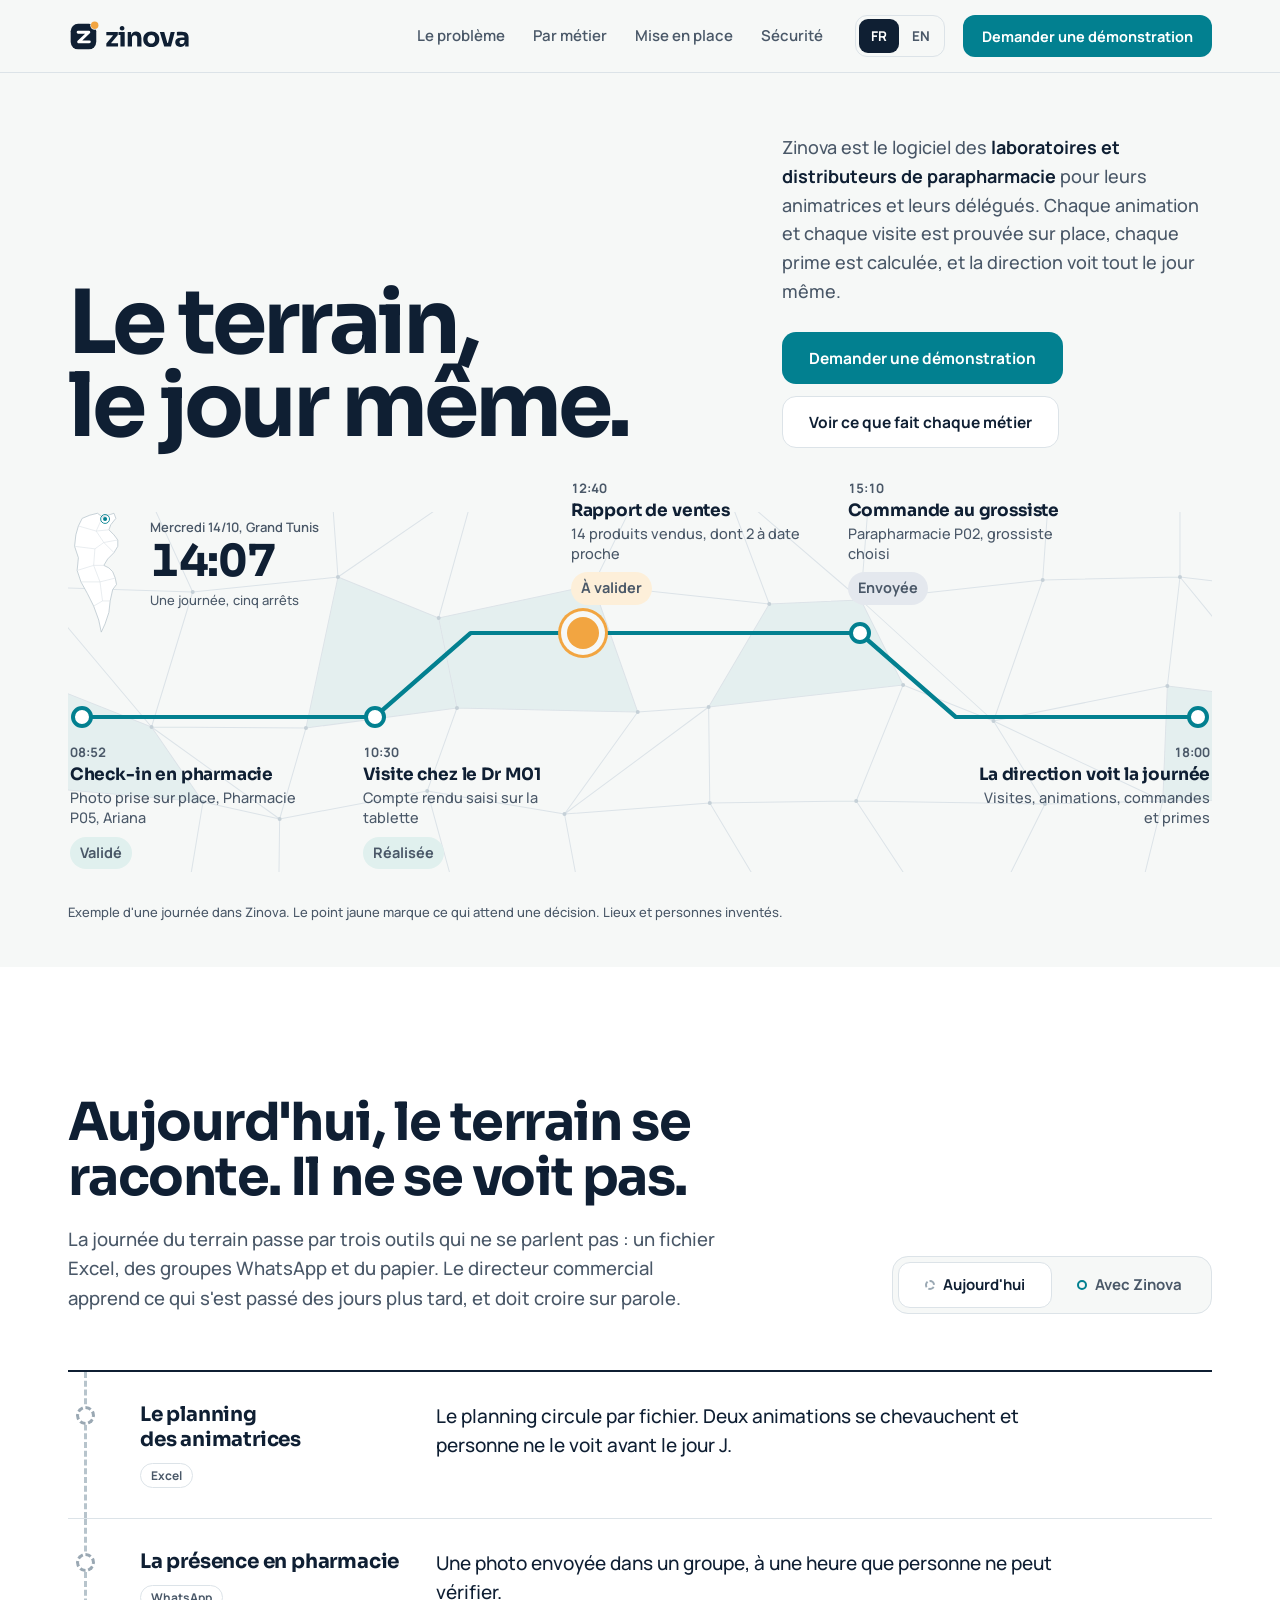
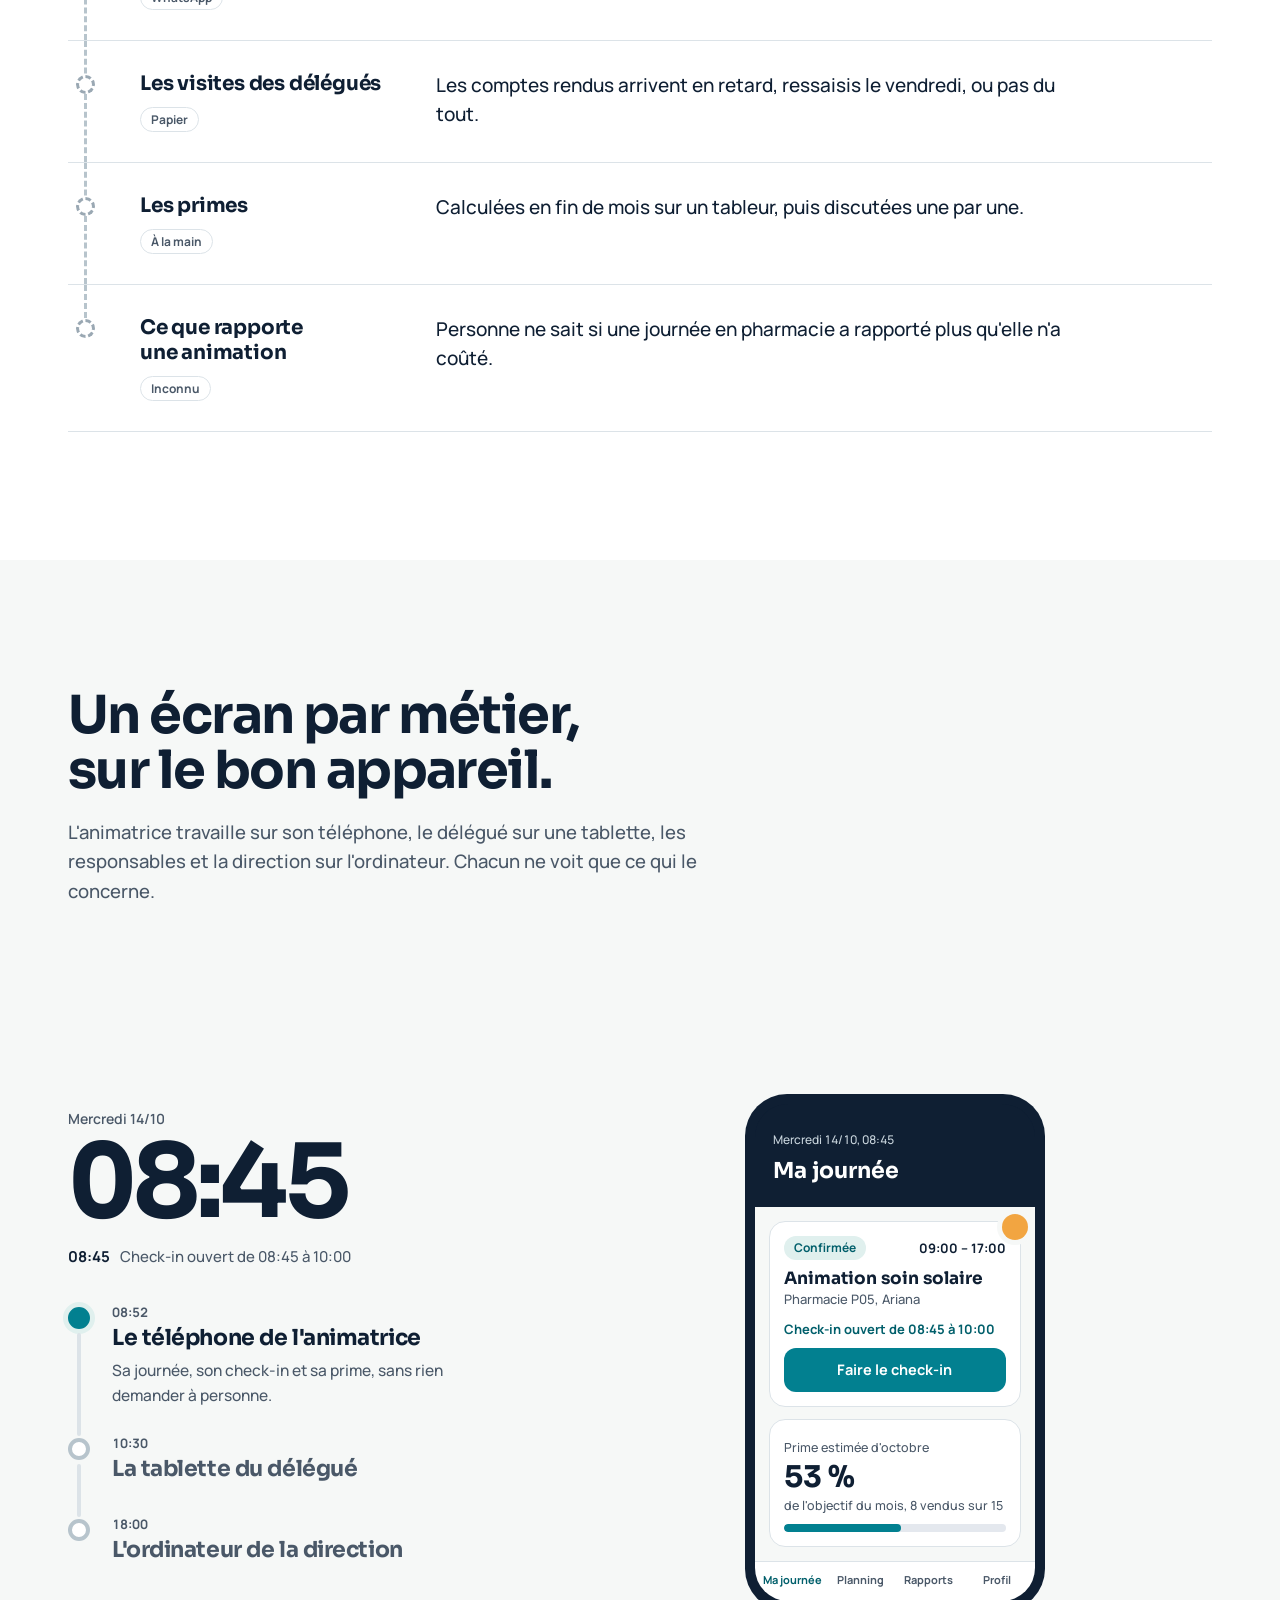
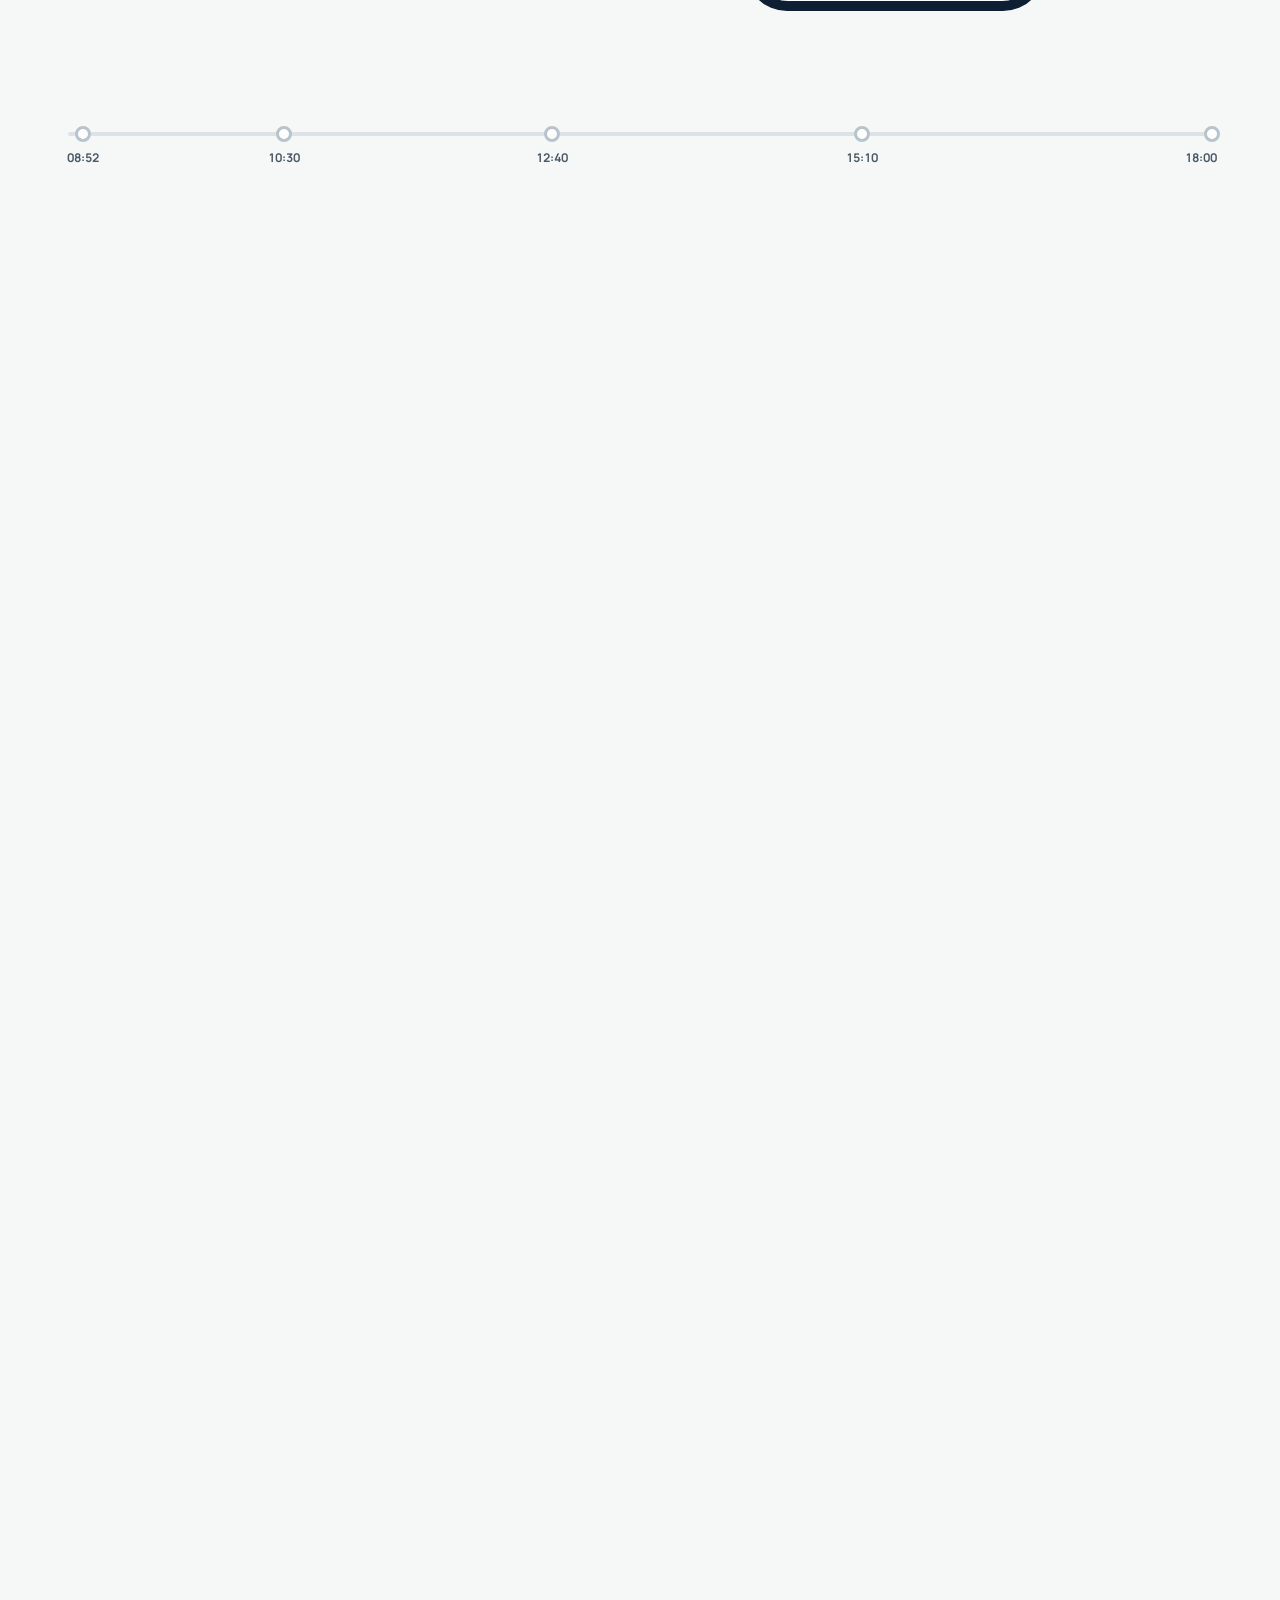
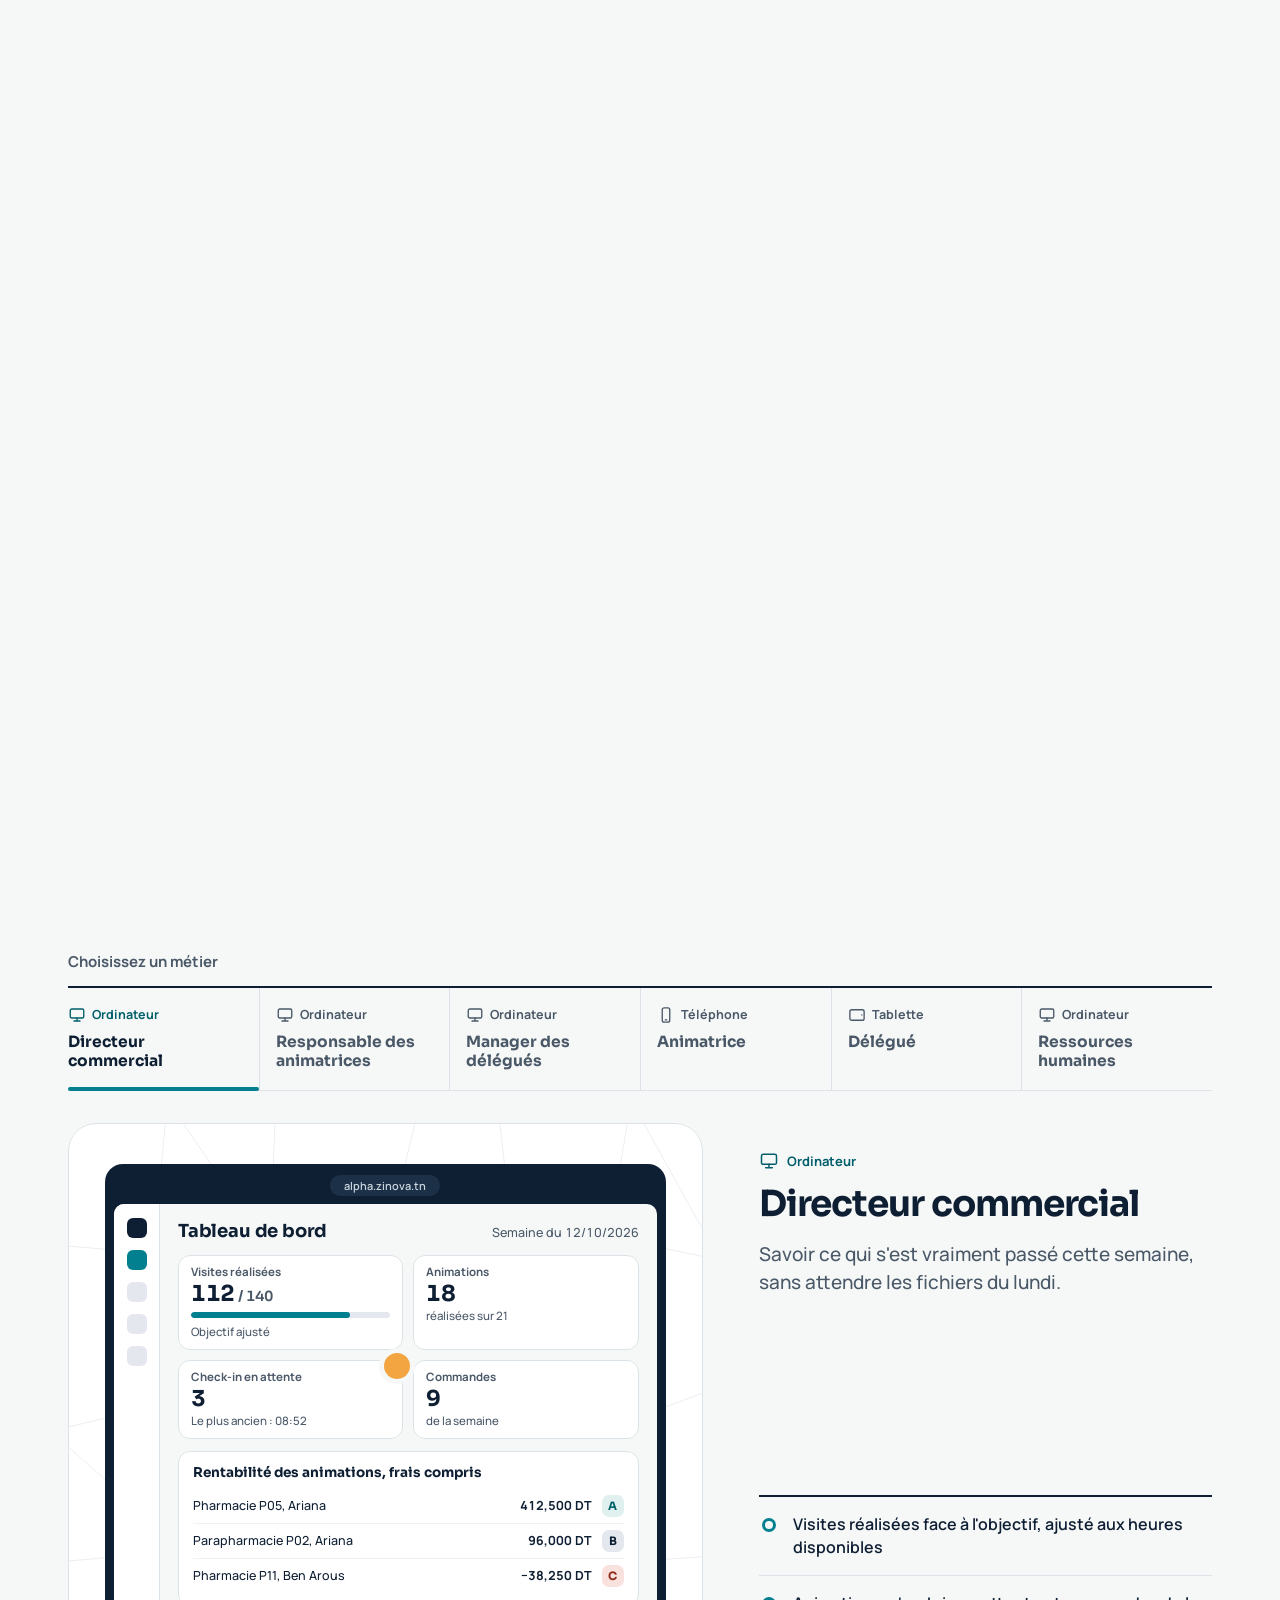
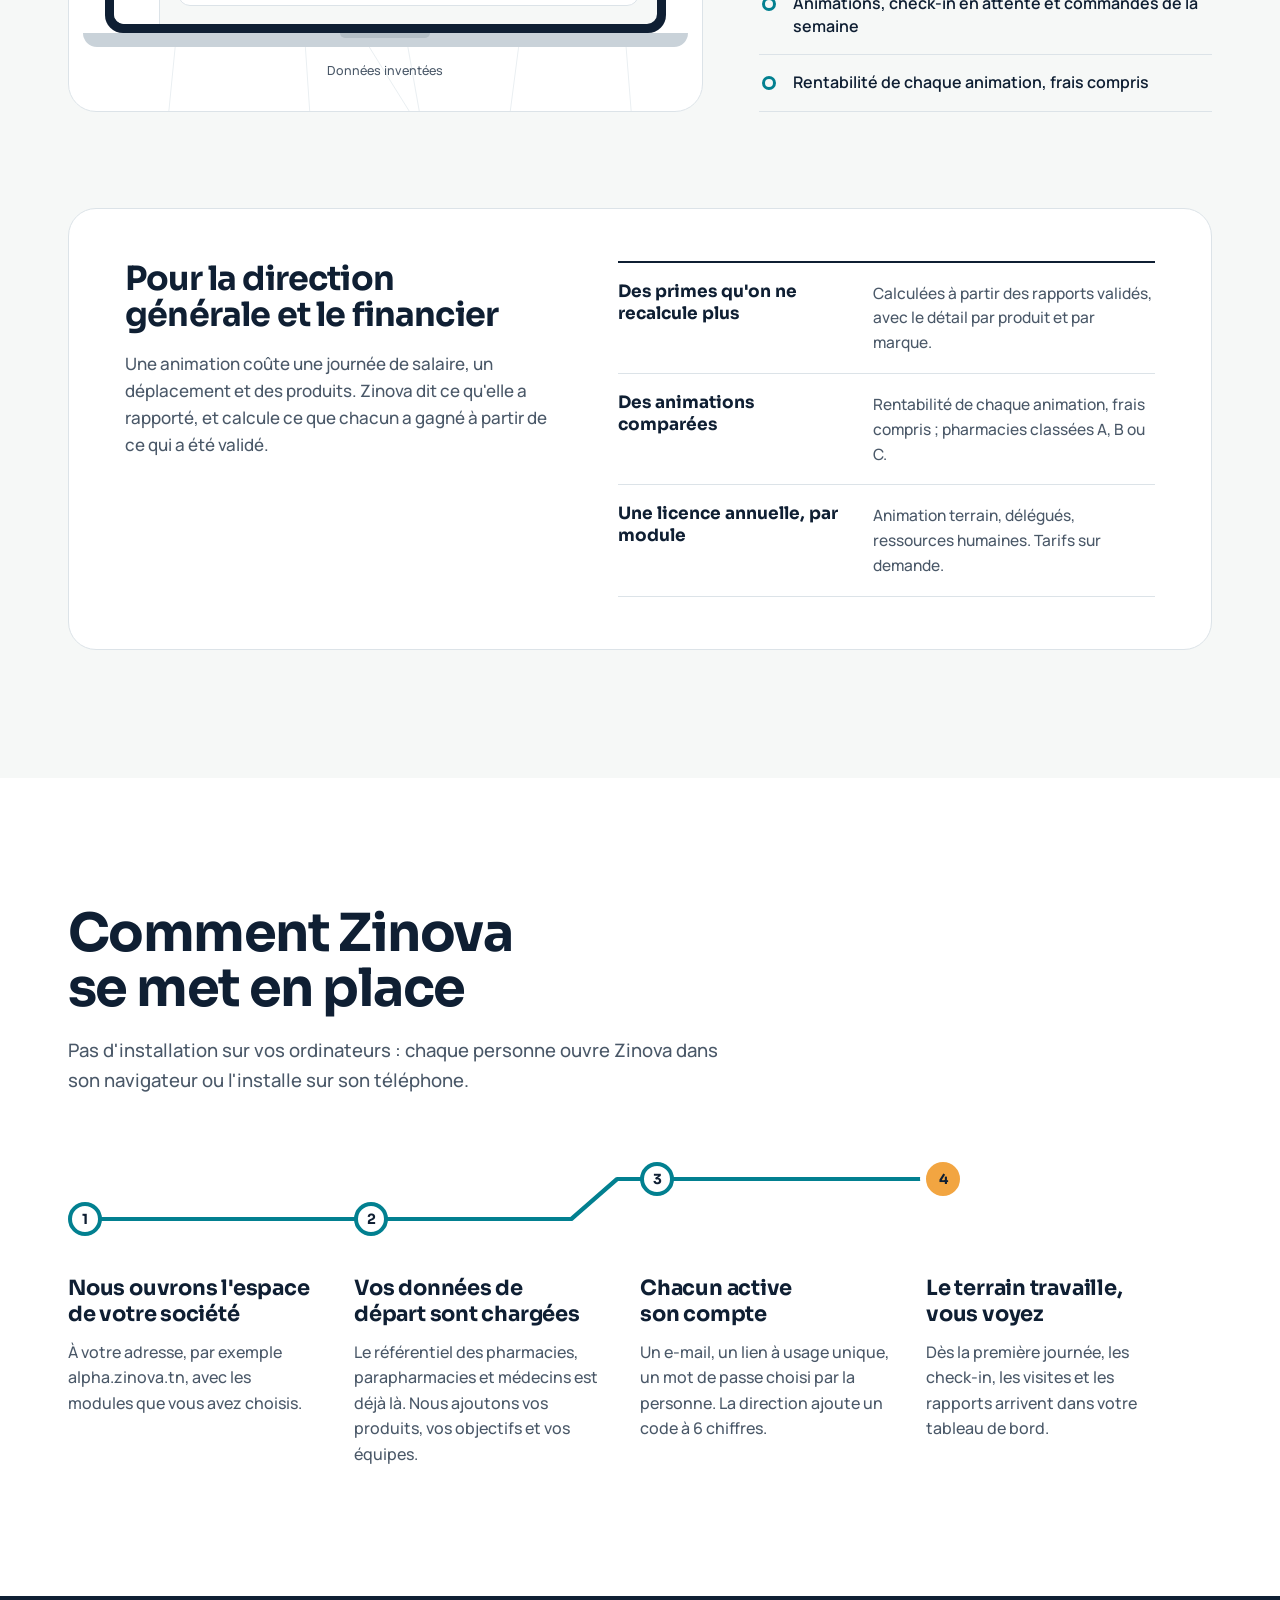
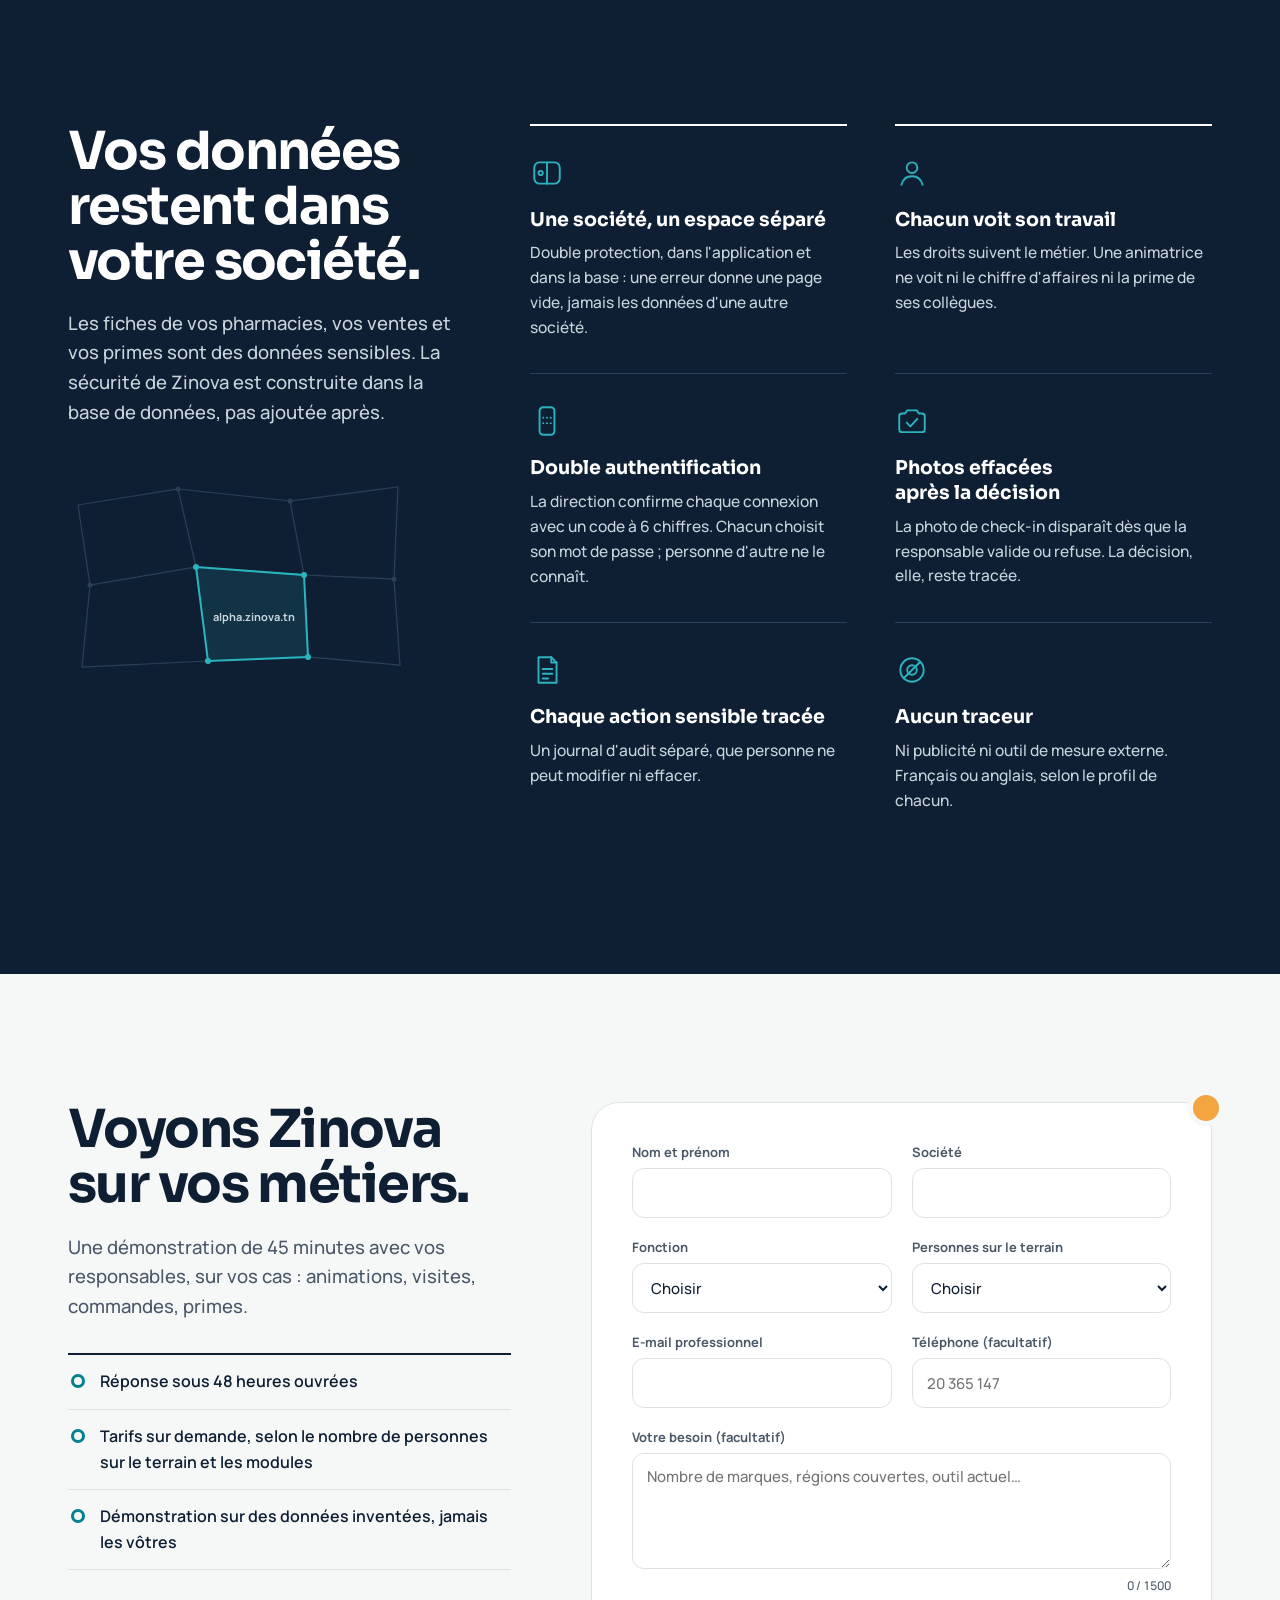
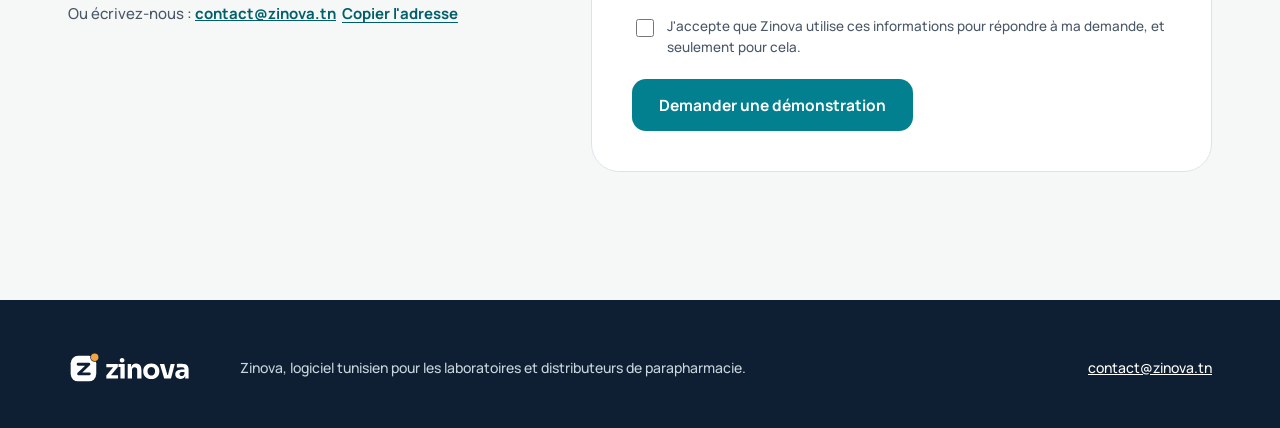
<file: index.html>
<!doctype html>
<html lang="fr">
<head>
<meta charset="utf-8">
<meta name="viewport" content="width=device-width, initial-scale=1">
<title>Zinova, le terrain le jour même</title>
<meta name="description" content="Zinova, le logiciel des laboratoires et distributeurs de parapharmacie en Tunisie pour leurs animatrices et leurs délégués : planning, check-in, visites, commandes, primes, rentabilité.">
<meta name="robots" content="noindex, nofollow">
<link rel="alternate" hreflang="fr" href="https://zinova.tn/">
<link rel="alternate" hreflang="en" href="https://zinova.tn/en/">
<link rel="alternate" hreflang="x-default" href="https://zinova.tn/">
<link rel="icon" href="data:image/svg+xml,%3Csvg xmlns='http://www.w3.org/2000/svg' viewBox='0 0 32 32'%3E%3Crect width='32' height='32' rx='7' fill='%230F1E33'/%3E%3Ctext x='16' y='23' font-family='Arial' font-weight='700' font-size='20' fill='%23fff' text-anchor='middle'%3Ez%3C/text%3E%3Ccircle cx='25' cy='8' r='3.5' fill='%23EF9F3A'/%3E%3C/svg%3E">
<link rel="preload" href="fonts/sora-latin-700-normal.woff2" as="font" type="font/woff2" crossorigin>
<script>document.documentElement.className='js'+(window.matchMedia&&matchMedia('(prefers-reduced-motion: no-preference)').matches?' anim':'');</script>
<link rel="stylesheet" href="site.css">
<style>:root{--txt-avec:"Avec Zinova"}</style>
</head>
<body>
<a class="evitement" href="#principal">Aller au contenu</a>

<header class="entete-site" id="entete">
  <div class="cadre">
    <a href="#accueil" aria-label="Zinova, accueil"><svg xmlns="http://www.w3.org/2000/svg" class="logo" viewBox="0 0 465 120" role="img" aria-label="Zinova"><title>Zinova</title><defs><mask id="zn-gap-1"><rect width="120" height="120" fill="#fff"/><circle cx="100" cy="20" r="16.5" fill="#000"/></mask></defs><g mask="url(#zn-gap-1)"><rect x="10" y="14" width="96" height="96" rx="28" fill="#0F1F33"/><path d="M38 46 H78 L40 82 H80" fill="none" stroke="#FFFFFF" stroke-width="11" stroke-linecap="round" stroke-linejoin="round"/></g><circle cx="100" cy="20" r="14" fill="#F2A541"/><path d="M187.70 99.50L143.70 99.50L143.70 88.30L168.70 58.30L167.70 57L143.80 57L143.80 44.70L186.90 44.70L186.90 55.90L161.80 86L162.80 87.20L187.70 87.20L187.70 99.50ZM212.60 99.50L196.60 99.50L196.60 56.50L189.30 56.50L189.30 44.70L212.60 44.70L212.60 99.50ZM202.80 39.30L202.80 39.30Q198.30 39.30 196.15 36.95Q194 34.60 194 31L194 31Q194 27.30 196.15 24.95Q198.30 22.60 202.80 22.60Q207.30 22.60 209.45 24.95Q211.60 27.30 211.60 31L211.60 31Q211.60 34.60 209.45 36.95Q207.30 39.30 202.80 39.30ZM239.90 99.50L223.90 99.50L223.90 44.70L236.60 44.70L236.60 58.50Q237.10 56.20 237.90 54.20L237.90 54.20Q240 48.60 244.40 45.80Q248.80 43 255.10 43L255.10 43L255.80 43Q265.40 43 270.45 49.25Q275.50 55.50 275.50 68.20L275.50 68.20L275.50 99.50L259.50 99.50L259.50 67.30Q259.50 62.90 256.90 60.10Q254.30 57.30 249.90 57.30L249.90 57.30Q245.40 57.30 242.65 60.15Q239.90 63 239.90 67.60L239.90 67.60L239.90 99.50ZM312.30 101.40L312.30 101.40Q305.10 101.40 299.50 99.15Q293.90 96.90 290.05 93Q286.20 89.10 284.20 84.05Q282.20 79 282.20 73.40L282.20 73.40L282.20 71.10Q282.20 65.40 284.25 60.25Q286.30 55.10 290.25 51.20Q294.20 47.30 299.80 45.05Q305.40 42.80 312.30 42.80L312.30 42.80Q319.40 42.80 324.95 45.05Q330.50 47.30 334.40 51.20Q338.30 55.10 340.40 60.25Q342.50 65.40 342.50 71.10L342.50 71.10L342.50 73.40Q342.50 79 340.50 84.05Q338.50 89.10 334.65 93Q330.80 96.90 325.20 99.15Q319.60 101.40 312.30 101.40ZM312.30 87.90L312.30 87.90Q317 87.90 320.10 85.90Q323.20 83.90 324.85 80.30Q326.50 76.70 326.50 72.30L326.50 72.30Q326.50 67.60 324.80 64.05Q323.10 60.50 319.95 58.40Q316.80 56.30 312.30 56.30L312.30 56.30Q307.90 56.30 304.70 58.40Q301.50 60.50 299.85 64.05Q298.20 67.60 298.20 72.30L298.20 72.30Q298.20 76.70 299.80 80.30Q301.40 83.90 304.60 85.90Q307.80 87.90 312.30 87.90ZM386.20 99.50L360.80 99.50L344.40 44.70L360.90 44.70L372.60 86.20L374.90 86.20L385.00 44.70L400.40 44.70L386.20 99.50ZM452.20 99.50L439.50 99.50L439.50 89Q438.80 91.10 437.90 92.80L437.90 92.80Q435.60 96.70 431.65 98.80Q427.70 100.90 422 100.90L422 100.90Q416.10 100.90 411.65 98.80Q407.20 96.70 404.70 92.75Q402.20 88.80 402.20 83.30L402.20 83.30Q402.20 77.30 405.30 73.45Q408.40 69.60 414 67.75Q419.60 65.90 426.90 65.90L426.90 65.90L436.80 65.90L436.80 65.70Q436.80 61.50 434.80 59.40Q432.80 57.30 428.40 57.30L428.40 57.30Q426.20 57.30 422.60 57.40Q419 57.50 415.20 57.70Q411.40 57.90 408.30 58.10L408.30 58.10L408.30 44.60Q410.60 44.40 413.70 44.20Q416.80 44 420.10 43.90Q423.40 43.80 426.30 43.80L426.30 43.80Q434.70 43.80 440.45 46.20Q446.20 48.60 449.20 53.45Q452.20 58.30 452.20 65.90L452.20 65.90L452.20 99.50ZM436.80 79.20L436.80 74.80L426.80 74.80Q422.60 74.80 420.35 76.85Q418.10 78.90 418.10 82.40L418.10 82.40Q418.10 85.70 420.35 87.75Q422.60 89.80 426.80 89.80L426.80 89.80Q429.50 89.80 431.65 88.85Q433.80 87.90 435.20 85.60Q436.60 83.30 436.80 79.20L436.80 79.20Z" fill="#0F1F33"/></svg></a>
    <nav class="nav" aria-label="Navigation principale">
      <a href="#probleme">Le problème</a>
      <a href="#metiers">Par métier</a>
      <a href="#mise-en-place">Mise en place</a>
      <a href="#securite">Sécurité</a>
    </nav>
    <div class="actions">
      <nav class="langues" aria-label="Langue"><span lang="fr" aria-current="true">FR</span><a href="en/" lang="en" hreflang="en" title="English version" aria-label="English">EN</a></nav>
      <a class="btn btn-principal" href="#contact">Demander<span class="long">&nbsp;une démonstration</span></a>
    </div>
  </div>
</header>

<main id="principal">
<section class="heros" id="accueil" aria-labelledby="titre-heros">
  <div class="cadre">
    <div class="heros-haut">
      <h1 id="titre-heros"><span class="l">Le terrain,</span> <span class="l">le jour&nbsp;même.</span></h1>
      <div>
        <p class="chapo">Zinova est le logiciel des <b>laboratoires et distributeurs de parapharmacie</b> pour leurs animatrices et leurs délégués. Chaque animation et chaque visite est prouvée sur place, chaque prime est calculée, et la direction voit tout le jour même.</p>
        <div class="boutons">
          <a class="btn btn-principal" href="#contact">Demander une démonstration</a>
          <a class="btn btn-second" href="#metiers">Voir ce que fait chaque métier</a>
        </div>
      </div>
    </div>

    <div class="scene-tournee">
      <svg class="maillage" viewBox="0 0 1000 360" preserveAspectRatio="none" aria-hidden="true">
        <path class="cellule" style="--d:.3s" d="M-30 168 L73 215 L118 290 L-30 275Z"/>
        <path class="cellule" style="--d:1.28s" d="M236 65 L324 106 L340 196 L208 216Z"/>
        <path class="cellule" style="--d:2.1s" d="M324 106 L459 73 L498 200 L340 196Z"/>
        <path class="cellule" style="--d:3.03s" d="M613 92 L693 88 L730 173 L560 195Z"/>
        <path class="cellule" style="--d:4.3s" d="M961 174 L1060 188 L1060 287 L957 289Z"/>
        <path class="bords" d="M-30 -30L65 -30 M65 -30L230 -30 M230 -30L357 -30 M357 -30L503 -30 M503 -30L573 -30 M573 -30L701 -30 M701 -30L858 -30 M858 -30L972 -30 M972 -30L1060 -30 M-30 75L109 80 M109 80L236 65 M236 65L324 106 M324 106L459 73 M459 73L613 92 M613 92L693 88 M693 88L852 68 M852 68L972 65 M972 65L1060 77 M-30 168L73 215 M73 215L208 216 M208 216L340 196 M340 196L498 200 M498 200L560 195 M560 195L730 173 M730 173L809 209 M809 209L961 174 M961 174L1060 188 M-30 275L118 290 M118 290L185 307 M185 307L314 279 M314 279L434 302 M434 302L561 291 M561 291L689 289 M689 289L854 292 M854 292L957 289 M957 289L1060 287 M-30 400L102 400 M102 400L184 400 M184 400L343 400 M343 400L450 400 M450 400L618 400 M618 400L753 400 M753 400L807 400 M807 400L933 400 M933 400L1060 400 M-30 -30L-30 75 M65 -30L109 80 M230 -30L236 65 M357 -30L324 106 M503 -30L459 73 M573 -30L613 92 M701 -30L693 88 M858 -30L852 68 M972 -30L972 65 M1060 -30L1060 77 M-30 75L-30 168 M109 80L73 215 M236 65L208 216 M324 106L340 196 M459 73L498 200 M613 92L560 195 M693 88L730 173 M852 68L809 209 M972 65L961 174 M1060 77L1060 188 M-30 168L-30 275 M73 215L118 290 M208 216L185 307 M340 196L314 279 M498 200L434 302 M560 195L561 291 M730 173L689 289 M809 209L854 292 M961 174L957 289 M1060 188L1060 287 M-30 275L-30 400 M118 290L102 400 M185 307L184 400 M314 279L343 400 M434 302L450 400 M561 291L618 400 M689 289L753 400 M854 292L807 400 M957 289L933 400 M1060 287L1060 400 M-30 75L73 215 M357 -30L236 65 M560 195L434 302 M693 88L809 209 M809 209L957 289 M73 215L185 307 M573 -30L693 88 M972 65L1060 188"/>
        <path class="sommets" d="M109 80h0 M236 65h0 M324 106h0 M459 73h0 M613 92h0 M693 88h0 M852 68h0 M972 65h0 M73 215h0 M208 216h0 M340 196h0 M498 200h0 M560 195h0 M730 173h0 M809 209h0 M961 174h0 M118 290h0 M185 307h0 M314 279h0 M434 302h0 M561 291h0 M689 289h0 M854 292h0 M957 289h0"/>
      </svg>
      <div class="repere" aria-hidden="true">
        <svg viewBox="0 0 100 192">
          <path class="pays" d="M22 10 L34 5 L46 2 L54 8 L60 6 L66 4 L72 2 L75 10 L67 20 L64 28 L72 36 L78 44 L78 54 L72 64 L62 74 L56 84 L64 88 L70 94 L74 104 L76 114 L70 122 L66 140 L64 158 L58 176 L52 189 L48 170 L40 148 L30 128 L20 110 L14 92 L16 72 L10 54 L12 36 L16 22Z"/>
          <path class="int" d="M54 8 L44 30 L16 22 M44 30 L64 28 M44 30 L56 48 L78 44 M56 48 L42 58 L10 54 M42 58 L40 84 L14 92 M40 84 L56 84 M56 48 L72 64 M40 84 L50 110 L20 110 M50 110 L74 104 M50 110 L54 140 L40 148 M54 140 L66 140"/>
          <circle class="ici-anneau" cx="58" cy="11" r="7"/>
          <circle class="ici" cx="58" cy="11" r="3.2"/>
        </svg>
        <div class="horloge">
          <small>Mercredi 14/10, Grand Tunis</small>
          <strong id="horloge-heros">18:00</strong>
          <span>Une journée, cinq arrêts</span>
        </div>
      </div>
      <svg class="trace" viewBox="0 0 1000 360" preserveAspectRatio="none" aria-hidden="true"><path pathLength="1" d="M12 205 H268 L352 121 H692 L776 205 H988"/></svg>
      <ol class="arrets" aria-label="Exemple d'une journée dans Zinova">
        <li class="arret bas" style="left:1.2%;top:205px;--d:.4s"><i class="point"></i><div class="texte"><time>08:52</time><b>Check-in en pharmacie</b><span>Photo prise sur place, Pharmacie P05, Ariana</span><span class="pastille p-ok">Validé</span></div></li>
        <li class="arret bas" style="left:26.8%;top:205px;--d:1.38s"><i class="point"></i><div class="texte"><time>10:30</time><b>Visite chez le Dr M01</b><span>Compte rendu saisi sur la tablette</span><span class="pastille p-ok">Réalisée</span></div></li>
        <li class="arret haut maintenant" style="left:45%;top:121px;--d:2.21s"><i class="point"></i><div class="texte"><time>12:40</time><b>Rapport de ventes</b><span>14 produits vendus, dont 2 à date proche</span><span class="pastille p-att">À valider</span></div></li>
        <li class="arret haut" style="left:69.2%;top:121px;--d:3.13s"><i class="point"></i><div class="texte"><time>15:10</time><b>Commande au grossiste</b><span>Parapharmacie P02, grossiste choisi</span><span class="pastille p-neutre">Envoyée</span></div></li>
        <li class="arret bas droite" style="left:98.8%;top:205px;--d:4.4s"><i class="point"></i><div class="texte"><time>18:00</time><b>La direction voit la journée</b><span>Visites, animations, commandes et primes</span></div></li>
      </ol>
    </div>
    <p class="legende">Exemple d'une journée dans Zinova. Le point jaune marque ce qui attend une décision. Lieux et personnes inventés.</p>
  </div>
</section>

<section class="section blanc" id="probleme" aria-labelledby="titre-probleme">
  <div class="cadre">
    <div class="probleme-tete">
      <div class="tete">
        <h2 id="titre-probleme">Aujourd'hui, le terrain se raconte. Il ne se voit pas.</h2>
        <p>La journée du terrain passe par trois outils qui ne se parlent pas : un fichier Excel, des groupes WhatsApp et du papier. Le directeur commercial apprend ce qui s'est passé des jours plus tard, et doit croire sur parole.</p>
      </div>
      <fieldset class="bascule" id="bascule" data-vue="avant" hidden>
        <legend class="sr">Afficher la journée</legend>
        <span class="curseur" aria-hidden="true"></span>
        <input type="radio" name="vue" id="v-avant" value="avant" checked><label for="v-avant"><i aria-hidden="true"></i>Aujourd'hui</label>
        <input type="radio" name="vue" id="v-apres" value="apres"><label for="v-apres"><i aria-hidden="true"></i>Avec Zinova</label>
      </fieldset>
    </div>
    <div class="registre" id="registre" data-vue="avant">
      <div class="registre-tete" aria-hidden="true"><span></span><span></span><span>Aujourd'hui</span><span>Avec Zinova</span></div>
      <div class="ligne-r" style="--i:0"><div class="rail" aria-hidden="true"><b></b></div><div><h3>Le planning des animatrices</h3><span class="outils"><span class="outil outil-a">Excel</span><span class="outil outil-z" aria-hidden="true">Zinova</span></span></div><div class="textes"><p class="avant">Le planning circule par fichier. Deux animations se chevauchent et personne ne le voit avant le jour J.</p><p class="apres">Le planning est saisi dans Zinova et une animation qui en chevauche une autre est refusée. L'animatrice voit sa semaine sur son téléphone.</p></div></div>
      <div class="ligne-r" style="--i:1"><div class="rail" aria-hidden="true"><b></b></div><div><h3>La présence en pharmacie</h3><span class="outils"><span class="outil outil-a">WhatsApp</span><span class="outil outil-z" aria-hidden="true">Zinova</span></span></div><div class="textes"><p class="avant">Une photo envoyée dans un groupe, à une heure que personne ne peut vérifier.</p><p class="apres">Le check-in se fait avec une photo prise en direct, à l'heure du serveur. La responsable décide, puis la photo est effacée.</p></div></div>
      <div class="ligne-r" style="--i:2"><div class="rail" aria-hidden="true"><b></b></div><div><h3>Les visites des délégués</h3><span class="outils"><span class="outil outil-a">Papier</span><span class="outil outil-z" aria-hidden="true">Zinova</span></span></div><div class="textes"><p class="avant">Les comptes rendus arrivent en retard, ressaisis le vendredi, ou pas du tout.</p><p class="apres">Le délégué saisit son compte rendu sur la tablette. Une visite sans compte rendu à minuit compte comme non réalisée.</p></div></div>
      <div class="ligne-r" style="--i:3"><div class="rail" aria-hidden="true"><b></b></div><div><h3>Les primes</h3><span class="outils"><span class="outil outil-a">À la main</span><span class="outil outil-z" aria-hidden="true">Zinova</span></span></div><div class="textes"><p class="avant">Calculées en fin de mois sur un tableur, puis discutées une par une.</p><p class="apres">La prime est calculée à partir des rapports validés. Chaque animatrice suit sa prime estimée pendant le mois.</p></div></div>
      <div class="ligne-r" style="--i:4"><div class="rail" aria-hidden="true"><b></b></div><div><h3>Ce que rapporte une animation</h3><span class="outils"><span class="outil outil-a">Inconnu</span><span class="outil outil-z" aria-hidden="true">Zinova</span></span></div><div class="textes"><p class="avant">Personne ne sait si une journée en pharmacie a rapporté plus qu'elle n'a coûté.</p><p class="apres">Chaque animation a sa rentabilité, frais de transport compris, et chaque pharmacie sa classe A, B ou C.</p></div></div>
    </div>
  </div>
</section>

<section class="section" id="metiers" aria-labelledby="titre-metiers">
  <div class="cadre">
    <div class="tete">
      <h2 id="titre-metiers">Un écran par métier, sur le bon appareil.</h2>
      <p>L'animatrice travaille sur son téléphone, le délégué sur une tablette, les responsables et la direction sur l'ordinateur. Chacun ne voit que ce qui le concerne.</p>
    </div>

    <div class="journee" id="journee">
      <div class="jr-collant">
        <div class="jr-horloge" aria-hidden="true">
          <small>Mercredi 14/10</small>
          <strong id="jr-heure">08:45</strong>
          <span id="jr-evenement"><b>08:45</b>Check-in ouvert de 08:45 à 10:00</span>
        </div>
        <div class="jr-chapitres">
          <figure class="jr-ch actif">
            <figcaption class="jr-texte"><time>08:52</time><h3>Le téléphone de l'animatrice</h3><p>Sa journée, son check-in et sa prime, sans rien demander à personne.</p></figcaption>
            <div class="jr-appareil" aria-hidden="true">
              <div class="telephone">
                <div class="tel-ecran">
                  <div class="tel-haut"><small>Mercredi 14/10, <span data-heure>08:50</span></small><h4>Ma journée</h4></div>
                  <div class="tel-corps">
                    <div class="carte-m signal" id="carte-checkin">
                      <div class="rang"><span class="pastille p-ok">Confirmée</span><span style="font:700 13px var(--texte)">09:00 – 17:00</span></div>
                      <h5>Animation soin solaire</h5>
                      <p class="lieu">Pharmacie P05, Ariana</p>
                      <p class="fenetre">Check-in ouvert de 08:45 à 10:00</p>
                      <div class="action"><span class="faire">Faire le check-in</span><span class="ok">Photo envoyée à 08:52</span></div>
                    </div>
                    <div class="carte-m prime-m">
                      <small>Prime estimée d'octobre</small>
                      <strong>53 %</strong><em>de l'objectif du mois, 8 vendus sur 15</em>
                      <div class="barre"><i></i></div>
                    </div>
                  </div>
                  <div class="tel-onglets"><span>Ma journée</span><span>Planning</span><span>Rapports</span><span>Profil</span></div>
                </div>
              </div>
            </div>
          </figure>

          <figure class="jr-ch">
            <figcaption class="jr-texte"><time>10:30</time><h3>La tablette du délégué</h3><p>Avant d'entrer, il sait qui est passé avant lui et ce qui s'est dit.</p></figcaption>
            <div class="jr-appareil tablette-cadre" aria-hidden="true">
              <div class="tablette">
                <div class="tab-ecran">
                  <div class="tab-nav"><i></i><i></i><i></i><i></i><i></i></div>
                  <div class="tab-liste">
                    <h5>Mercredi 14/10</h5>
                    <div class="visite active"><time>09:00</time><div><b>Pharmacie P01</b><span>Tunis</span></div></div>
                    <div class="visite"><time>10:30</time><div><b>Dr M01, dermatologue</b><span>La Marsa</span></div></div>
                    <div class="visite"><time>12:00</time><div><b>Parapharmacie P02</b><span>Ariana</span></div></div>
                    <div class="visite"><time>14:30</time><div><b>Grossiste G03</b><span>Ben Arous</span></div></div>
                  </div>
                  <div class="tab-detail">
                    <h5>Pharmacie P01</h5>
                    <p class="lieu">Visite de 09:00, Tunis</p>
                    <div class="alerte">Déjà visitée le 09/10 par un collègue de l'équipe VP.</div>
                    <div class="historique">
                      <h6>5 dernières visites</h6>
                      <ol>
                        <li><time>09/10/2026</time><span>VP 03, équipe VP</span><span class="pastille p-ok">Réalisée</span></li>
                        <li><time>30/09/2026</time><span>VM 07, équipe VM</span><span class="pastille p-ok">Réalisée</span></li>
                        <li><time>22/09/2026</time><span>VP 03, équipe VP</span><span class="pastille p-ok">Réalisée</span></li>
                        <li><time>11/09/2026</time><span>VM 02, équipe VM</span><span class="pastille p-err">Non réalisée</span></li>
                        <li><time>27/08/2026</time><span>VM 07, équipe VM</span><span class="pastille p-ok">Réalisée</span></li>
                      </ol>
                    </div>
                  </div>
                </div>
              </div>
            </div>
          </figure>

          <figure class="jr-ch">
            <figcaption class="jr-texte"><time>18:00</time><h3>L'ordinateur de la direction</h3><p>La direction voit la journée : visites, animations, commandes et primes.</p></figcaption>
            <div class="jr-appareil" aria-hidden="true">
              <div class="portable">
                <div class="pc">
                  <div class="pc-barre"><span class="pc-adresse">alpha.zinova.tn</span></div>
                  <div class="pc-ecran">
                    <div class="pc-nav"><i></i><i class="on"></i><i></i><i></i><i></i></div>
                    <div class="pc-corps">
                      <div class="pc-titre"><h5>La journée du terrain</h5><span>Mercredi 14/10, <span data-heure>18:00</span></span></div>
                      <div class="kpis">
                        <div class="kpi"><small>Visites réalisées</small><strong>23<em> / 28</em></strong><div class="barre"><i></i></div><span>Objectif ajusté aux heures disponibles</span></div>
                        <div class="kpi"><small>Animations</small><strong>6</strong><span>réalisées, check-in validés</span></div>
                        <div class="kpi"><small>Commandes</small><strong>4</strong><span>envoyées aux grossistes</span></div>
                        <div class="kpi signal"><small>Rapports à valider</small><strong>1</strong><span>Pharmacie P05, 12:40</span></div>
                      </div>
                      <div class="pc-bas">
                        <div class="bloc-m"><h6>Visites de la semaine</h6><div class="histo"><i style="--h:72%"></i><i style="--h:88%"></i><i class="auj" style="--h:80%"></i><i style="--h:4%"></i><i style="--h:4%"></i><i style="--h:4%"></i></div><div class="histo-j"><span>Lun</span><span>Mar</span><span>Mer</span><span>Jeu</span><span>Ven</span><span>Sam</span></div></div>
                        <div class="bloc-m"><h6>Rentabilité des animations</h6><ul class="lignes-m"><li><span>Pharmacie P05</span><span class="mt">412,500 DT</span><span class="classe">A</span></li><li><span>Parapharmacie P02</span><span class="mt">96,000 DT</span><span class="classe b">B</span></li><li><span>Pharmacie P11</span><span class="mt">−38,250 DT</span><span class="classe c">C</span></li></ul></div>
                      </div>
                    </div>
                  </div>
                </div>
                <div class="socle"></div>
              </div>
            </div>
          </figure>
        </div>
        <div class="jr-jour" aria-hidden="true">
          <i class="piste"></i><i class="rempli"></i>
          <span class="cran" style="left:1.3%"><span>08:52</span></span><span class="cran" style="left:18.9%"><span>10:30</span></span><span class="cran" style="left:42.3%"><span>12:40</span></span><span class="cran" style="left:69.4%"><span>15:10</span></span><span class="cran" style="left:100%"><span>18:00</span></span>
        </div>
      </div>
    </div>

    <div class="roles">
      <p class="roles-invite" id="roles-invite">Choisissez un métier</p>
      <div class="onglets" role="tablist" aria-labelledby="roles-invite" hidden>
        <button class="onglet" type="button" role="tab" id="o-directeur" aria-controls="m-directeur"><small><svg viewBox="0 0 24 24" aria-hidden="true"><rect x="3" y="4" width="18" height="12" rx="2"/><path d="M8 20h8M12 16v4"/></svg>Ordinateur</small>Directeur commercial</button>
        <button class="onglet" type="button" role="tab" id="o-responsable" aria-controls="m-responsable"><small><svg viewBox="0 0 24 24" aria-hidden="true"><rect x="3" y="4" width="18" height="12" rx="2"/><path d="M8 20h8M12 16v4"/></svg>Ordinateur</small>Responsable des animatrices</button>
        <button class="onglet" type="button" role="tab" id="o-manager" aria-controls="m-manager"><small><svg viewBox="0 0 24 24" aria-hidden="true"><rect x="3" y="4" width="18" height="12" rx="2"/><path d="M8 20h8M12 16v4"/></svg>Ordinateur</small>Manager des délégués</button>
        <button class="onglet" type="button" role="tab" id="o-animatrice" aria-controls="m-animatrice"><small><svg viewBox="0 0 24 24" aria-hidden="true"><rect x="7" y="2.5" width="10" height="19" rx="2.5"/><path d="M11 18.5h2"/></svg>Téléphone</small>Animatrice</button>
        <button class="onglet" type="button" role="tab" id="o-delegue" aria-controls="m-delegue"><small><svg viewBox="0 0 24 24" aria-hidden="true"><rect x="2.5" y="5" width="19" height="14" rx="2.5"/><path d="M18.5 12h.01"/></svg>Tablette</small>Délégué</button>
        <button class="onglet" type="button" role="tab" id="o-rh" aria-controls="m-rh"><small><svg viewBox="0 0 24 24" aria-hidden="true"><rect x="3" y="4" width="18" height="12" rx="2"/><path d="M8 20h8M12 16v4"/></svg>Ordinateur</small>Ressources humaines</button>
      </div>

      <div class="metiers">
        <article class="metier" id="m-directeur" aria-labelledby="t-directeur">
          <div class="metier-ecran" aria-hidden="true">
            <svg class="fond" viewBox="0 0 700 500" preserveAspectRatio="none"><path d="M-20 -20L109 -20 M109 -20L229 -20 M229 -20L389 -20 M389 -20L474 -20 M474 -20L622 -20 M622 -20L720 -20 M-20 103L93 110 M93 110L222 107 M222 107L354 90 M354 90L495 126 M495 126L597 96 M597 96L720 116 M-20 262L125 235 M125 235L279 217 M279 217L402 229 M402 229L479 221 M479 221L609 256 M609 256L720 224 M-20 374L128 364 M128 364L253 348 M253 348L354 355 M354 355L511 366 M511 366L609 374 M609 374L720 368 M-20 520L108 520 M108 520L268 520 M268 520L392 520 M392 520L485 520 M485 520L624 520 M624 520L720 520 M-20 -20L-20 103 M109 -20L93 110 M229 -20L222 107 M389 -20L354 90 M474 -20L495 126 M622 -20L597 96 M720 -20L720 116 M-20 103L-20 262 M93 110L125 235 M222 107L279 217 M354 90L402 229 M495 126L479 221 M597 96L609 256 M720 116L720 224 M-20 262L-20 374 M125 235L128 364 M279 217L253 348 M402 229L354 355 M479 221L511 366 M609 256L609 374 M720 224L720 368 M-20 374L-20 520 M128 364L108 520 M253 348L268 520 M354 355L392 520 M511 366L485 520 M609 374L624 520 M720 368L720 520 M109 -20L222 107 M354 90L479 221 M-20 262L128 364 M479 221L609 374 M253 348L392 520 M622 -20L720 116"/></svg>
            <div class="portable"><div class="pc"><div class="pc-barre"><span class="pc-adresse">alpha.zinova.tn</span></div><div class="pc-ecran"><div class="pc-nav"><i></i><i class="on"></i><i></i><i></i><i></i></div><div class="pc-corps">
              <div class="pc-titre"><h5>Tableau de bord</h5><span>Semaine du 12/10/2026</span></div>
              <div class="kpis">
                <div class="kpi"><small>Visites réalisées</small><strong>112<em> / 140</em></strong><div class="barre"><i></i></div><span>Objectif ajusté</span></div>
                <div class="kpi"><small>Animations</small><strong>18</strong><span>réalisées sur 21</span></div>
                <div class="kpi signal"><small>Check-in en attente</small><strong>3</strong><span>Le plus ancien&nbsp;: 08:52</span></div>
                <div class="kpi"><small>Commandes</small><strong>9</strong><span>de la semaine</span></div>
              </div>
              <div class="bloc-m"><h6>Rentabilité des animations, frais compris</h6><ul class="lignes-m"><li><span>Pharmacie P05, Ariana</span><span class="mt">412,500 DT</span><span class="classe">A</span></li><li><span>Parapharmacie P02, Ariana</span><span class="mt">96,000 DT</span><span class="classe b">B</span></li><li><span>Pharmacie P11, Ben Arous</span><span class="mt">−38,250 DT</span><span class="classe c">C</span></li></ul></div>
            </div></div></div><div class="socle"></div></div>
            <span class="donnees">Données inventées</span>
          </div>
          <div class="metier-tete">
            <p class="appareil"><svg viewBox="0 0 24 24" aria-hidden="true"><rect x="3" y="4" width="18" height="12" rx="2"/><path d="M8 20h8M12 16v4"/></svg>Ordinateur</p>
            <h3 id="t-directeur">Directeur commercial</h3>
            <p class="besoin">Savoir ce qui s'est vraiment passé cette semaine, sans attendre les fichiers du lundi.</p>
          </div>
          <ul class="metier-points"><li>Visites réalisées face à l'objectif, ajusté aux heures disponibles</li><li>Animations, check-in en attente et commandes de la semaine</li><li>Rentabilité de chaque animation, frais compris</li></ul>
        </article>

        <article class="metier" id="m-responsable" aria-labelledby="t-responsable">
          <div class="metier-ecran" aria-hidden="true">
            <svg class="fond" viewBox="0 0 700 500" preserveAspectRatio="none"><path d="M-20 -20L109 -20 M109 -20L229 -20 M229 -20L389 -20 M389 -20L474 -20 M474 -20L622 -20 M622 -20L720 -20 M-20 103L93 110 M93 110L222 107 M222 107L354 90 M354 90L495 126 M495 126L597 96 M597 96L720 116 M-20 262L125 235 M125 235L279 217 M279 217L402 229 M402 229L479 221 M479 221L609 256 M609 256L720 224 M-20 374L128 364 M128 364L253 348 M253 348L354 355 M354 355L511 366 M511 366L609 374 M609 374L720 368 M-20 520L108 520 M108 520L268 520 M268 520L392 520 M392 520L485 520 M485 520L624 520 M624 520L720 520 M-20 -20L-20 103 M109 -20L93 110 M229 -20L222 107 M389 -20L354 90 M474 -20L495 126 M622 -20L597 96 M720 -20L720 116 M-20 103L-20 262 M93 110L125 235 M222 107L279 217 M354 90L402 229 M495 126L479 221 M597 96L609 256 M720 116L720 224 M-20 262L-20 374 M125 235L128 364 M279 217L253 348 M402 229L354 355 M479 221L511 366 M609 256L609 374 M720 224L720 368 M-20 374L-20 520 M128 364L108 520 M253 348L268 520 M354 355L392 520 M511 366L485 520 M609 374L624 520 M720 368L720 520 M109 -20L222 107 M354 90L479 221 M-20 262L128 364 M479 221L609 374 M253 348L392 520 M622 -20L720 116"/></svg>
            <div class="portable"><div class="pc"><div class="pc-barre"><span class="pc-adresse">alpha.zinova.tn</span></div><div class="pc-ecran"><div class="pc-nav"><i></i><i></i><i class="on"></i><i></i><i></i></div><div class="pc-corps">
              <div class="pc-titre"><h5>Planning des animatrices</h5><span>Semaine du 12/10/2026</span></div>
              <div class="bloc-m">
                <div class="planning">
                  <span></span><b>Lun</b><b>Mar</b><b>Mer</b><b>Jeu</b><b>Ven</b><b>Sam</b>
                  <span>A 01</span><i class="a"></i><i class="a"></i><i class="a"></i><i></i><i class="a"></i><i></i>
                  <span>A 02</span><i></i><i class="a"></i><i class="a"></i><i class="a"></i><i class="x"></i><i></i>
                  <span>A 03</span><i class="a"></i><i></i><i class="a"></i><i class="a"></i><i class="a"></i><i class="a"></i>
                </div>
                <p class="refus" style="margin-top:8px">A 02, vendredi : chevauchement refusé</p>
              </div>
              <div class="bloc-m signal" style="--fond-signal:var(--brume)"><h6>Check-in à valider, du plus ancien au plus récent</h6><ul class="lignes-m file-m"><li><span class="h">08:52</span><span>A 01, Pharmacie P05</span><span class="btn-m">Voir la photo</span></li><li><span class="h">09:04</span><span>A 03, Pharmacie P11</span><span class="btn-m">Voir la photo</span></li><li><span class="h">09:15</span><span>A 02, Parapharmacie P02</span><span class="btn-m">Voir la photo</span></li></ul></div>
            </div></div></div><div class="socle"></div></div>
            <span class="donnees">Données inventées</span>
          </div>
          <div class="metier-tete">
            <p class="appareil"><svg viewBox="0 0 24 24" aria-hidden="true"><rect x="3" y="4" width="18" height="12" rx="2"/><path d="M8 20h8M12 16v4"/></svg>Ordinateur</p>
            <h3 id="t-responsable">Responsable des animatrices</h3>
            <p class="besoin">Planifier sans conflit et décider vite, sans courir après les photos.</p>
          </div>
          <ul class="metier-points"><li>Planning du lundi au samedi, chevauchements refusés</li><li>Check-in à valider, du plus ancien au plus récent</li><li>Rapports de ventes et produits à date proche</li></ul>
        </article>

        <article class="metier" id="m-manager" aria-labelledby="t-manager">
          <div class="metier-ecran" aria-hidden="true">
            <svg class="fond" viewBox="0 0 700 500" preserveAspectRatio="none"><path d="M-20 -20L109 -20 M109 -20L229 -20 M229 -20L389 -20 M389 -20L474 -20 M474 -20L622 -20 M622 -20L720 -20 M-20 103L93 110 M93 110L222 107 M222 107L354 90 M354 90L495 126 M495 126L597 96 M597 96L720 116 M-20 262L125 235 M125 235L279 217 M279 217L402 229 M402 229L479 221 M479 221L609 256 M609 256L720 224 M-20 374L128 364 M128 364L253 348 M253 348L354 355 M354 355L511 366 M511 366L609 374 M609 374L720 368 M-20 520L108 520 M108 520L268 520 M268 520L392 520 M392 520L485 520 M485 520L624 520 M624 520L720 520 M-20 -20L-20 103 M109 -20L93 110 M229 -20L222 107 M389 -20L354 90 M474 -20L495 126 M622 -20L597 96 M720 -20L720 116 M-20 103L-20 262 M93 110L125 235 M222 107L279 217 M354 90L402 229 M495 126L479 221 M597 96L609 256 M720 116L720 224 M-20 262L-20 374 M125 235L128 364 M279 217L253 348 M402 229L354 355 M479 221L511 366 M609 256L609 374 M720 224L720 368 M-20 374L-20 520 M128 364L108 520 M253 348L268 520 M354 355L392 520 M511 366L485 520 M609 374L624 520 M720 368L720 520 M109 -20L222 107 M354 90L479 221 M-20 262L128 364 M479 221L609 374 M253 348L392 520 M622 -20L720 116"/></svg>
            <div class="portable"><div class="pc"><div class="pc-barre"><span class="pc-adresse">alpha.zinova.tn</span></div><div class="pc-ecran"><div class="pc-nav"><i></i><i></i><i></i><i class="on"></i><i></i></div><div class="pc-corps">
              <div class="pc-titre"><h5>Visites par délégué</h5><span>Semaine du 12/10/2026</span></div>
              <div class="bloc-m">
                <table class="tableau-m"><thead><tr><th>Délégué</th><th>Équipe</th><th>Visites</th><th>Journée vide</th></tr></thead>
                <tbody>
                  <tr><td>VP 03</td><td>VP</td><td class="n">14 / 16<span class="jauge" style="--w:88%"><i></i></span></td><td></td></tr>
                  <tr><td>VM 07</td><td>VM</td><td class="n">11 / 12<span class="jauge" style="--w:92%"><i></i></span></td><td></td></tr>
                  <tr><td>VM 02</td><td>VM</td><td class="n">6 / 12<span class="jauge" style="--w:50%"><i></i></span></td><td><span class="pastille p-neutre">Congé, validé</span></td></tr>
                  <tr><td>VMR 01</td><td>VMR</td><td class="n">0 / 8<span class="jauge" style="--w:0%"><i></i></span></td><td><span class="pastille p-neutre">Formation, validée</span></td></tr>
                </tbody></table>
              </div>
              <div class="bloc-m"><h6>Portefeuille de VP 03</h6><ul class="lignes-m"><li><span>Groupe Tunis nord, superviseur VP 01</span><span class="mt">42 cibles</span><span></span></li></ul></div>
            </div></div></div><div class="socle"></div></div>
            <span class="donnees">Données inventées</span>
          </div>
          <div class="metier-tete">
            <p class="appareil"><svg viewBox="0 0 24 24" aria-hidden="true"><rect x="3" y="4" width="18" height="12" rx="2"/><path d="M8 20h8M12 16v4"/></svg>Ordinateur</p>
            <h3 id="t-manager">Manager des délégués</h3>
            <p class="besoin">Savoir qui a visité qui, et pourquoi une journée est restée vide.</p>
          </div>
          <ul class="metier-points"><li>Visites par délégué et par équipe, VP, VM et VMR</li><li>Inactivités validées : congé, formation, réunion</li><li>Portefeuilles, groupes et superviseurs</li></ul>
        </article>

        <article class="metier" id="m-animatrice" aria-labelledby="t-animatrice">
          <div class="metier-ecran" aria-hidden="true">
            <svg class="fond" viewBox="0 0 700 500" preserveAspectRatio="none"><path d="M-20 -20L109 -20 M109 -20L229 -20 M229 -20L389 -20 M389 -20L474 -20 M474 -20L622 -20 M622 -20L720 -20 M-20 103L93 110 M93 110L222 107 M222 107L354 90 M354 90L495 126 M495 126L597 96 M597 96L720 116 M-20 262L125 235 M125 235L279 217 M279 217L402 229 M402 229L479 221 M479 221L609 256 M609 256L720 224 M-20 374L128 364 M128 364L253 348 M253 348L354 355 M354 355L511 366 M511 366L609 374 M609 374L720 368 M-20 520L108 520 M108 520L268 520 M268 520L392 520 M392 520L485 520 M485 520L624 520 M624 520L720 520 M-20 -20L-20 103 M109 -20L93 110 M229 -20L222 107 M389 -20L354 90 M474 -20L495 126 M622 -20L597 96 M720 -20L720 116 M-20 103L-20 262 M93 110L125 235 M222 107L279 217 M354 90L402 229 M495 126L479 221 M597 96L609 256 M720 116L720 224 M-20 262L-20 374 M125 235L128 364 M279 217L253 348 M402 229L354 355 M479 221L511 366 M609 256L609 374 M720 224L720 368 M-20 374L-20 520 M128 364L108 520 M253 348L268 520 M354 355L392 520 M511 366L485 520 M609 374L624 520 M720 368L720 520 M109 -20L222 107 M354 90L479 221 M-20 262L128 364 M479 221L609 374 M253 348L392 520 M622 -20L720 116"/></svg>
            <div class="telephone tel-mini"><div class="tel-ecran">
              <div class="tel-haut"><small>Mercredi 14/10, 12:40</small><h4>Rapport de ventes</h4></div>
              <div class="tel-corps">
                <div class="carte-m">
                  <p class="lieu" style="margin-bottom:4px">Animation soin solaire, Pharmacie P05</p>
                  <div class="prod"><b>Crème solaire visage</b><span class="q">6</span></div>
                  <div class="prod"><b>Lait solaire enfant</b><span class="q">4</span><span class="pastille p-att">Date proche</span></div>
                  <div class="prod"><b>Brume après-soleil</b><span class="q">2</span><span class="pastille p-att">Date proche</span></div>
                  <div class="prod"><b>Stick lèvres</b><span class="q">2</span></div>
                  <div class="total-m"><span>Total</span><b style="color:var(--nuit)">14 produits</b></div>
                </div>
                <div class="carte-m prime-m"><small>Prime estimée d'octobre</small><strong>53 %</strong><em>de l'objectif du mois, ses chiffres seulement</em><div class="barre"><i></i></div></div>
              </div>
              <div class="tel-onglets"><span style="color:var(--discret)">Ma journée</span><span>Planning</span><span style="color:var(--sarcelle-texte)">Rapports</span><span>Profil</span></div>
            </div></div>
            <span class="donnees">Données inventées</span>
          </div>
          <div class="metier-tete">
            <p class="appareil"><svg viewBox="0 0 24 24" aria-hidden="true"><rect x="7" y="2.5" width="10" height="19" rx="2.5"/><path d="M11 18.5h2"/></svg>Téléphone</p>
            <h3 id="t-animatrice">Animatrice</h3>
            <p class="besoin">Prouver sa journée en quelques gestes et savoir ce qu'elle gagne.</p>
          </div>
          <ul class="metier-points"><li>Check-in avec une photo prise sur place</li><li>Rapport de ventes, produit à date proche signalé</li><li>Prime estimée en cours de mois, ses chiffres seulement</li></ul>
        </article>

        <article class="metier" id="m-delegue" aria-labelledby="t-delegue">
          <div class="metier-ecran" aria-hidden="true">
            <svg class="fond" viewBox="0 0 700 500" preserveAspectRatio="none"><path d="M-20 -20L109 -20 M109 -20L229 -20 M229 -20L389 -20 M389 -20L474 -20 M474 -20L622 -20 M622 -20L720 -20 M-20 103L93 110 M93 110L222 107 M222 107L354 90 M354 90L495 126 M495 126L597 96 M597 96L720 116 M-20 262L125 235 M125 235L279 217 M279 217L402 229 M402 229L479 221 M479 221L609 256 M609 256L720 224 M-20 374L128 364 M128 364L253 348 M253 348L354 355 M354 355L511 366 M511 366L609 374 M609 374L720 368 M-20 520L108 520 M108 520L268 520 M268 520L392 520 M392 520L485 520 M485 520L624 520 M624 520L720 520 M-20 -20L-20 103 M109 -20L93 110 M229 -20L222 107 M389 -20L354 90 M474 -20L495 126 M622 -20L597 96 M720 -20L720 116 M-20 103L-20 262 M93 110L125 235 M222 107L279 217 M354 90L402 229 M495 126L479 221 M597 96L609 256 M720 116L720 224 M-20 262L-20 374 M125 235L128 364 M279 217L253 348 M402 229L354 355 M479 221L511 366 M609 256L609 374 M720 224L720 368 M-20 374L-20 520 M128 364L108 520 M253 348L268 520 M354 355L392 520 M511 366L485 520 M609 374L624 520 M720 368L720 520 M109 -20L222 107 M354 90L479 221 M-20 262L128 364 M479 221L609 374 M253 348L392 520 M622 -20L720 116"/></svg>
            <div class="tablette"><div class="tab-ecran" style="min-height:360px">
              <div class="tab-nav"><i></i><i></i><i></i><i></i><i></i></div>
              <div class="tab-liste">
                <h5>Commande</h5>
                <p class="lieu" style="font-size:13px;color:var(--discret);margin-top:-6px">Parapharmacie P02, Ariana</p>
                <div class="choix-m"><span class="on">Avec la visite de 12:00</span><span>Sans visite</span></div>
                <h5 style="font-size:14px;margin-top:6px">Grossiste</h5>
                <div class="choix-m"><span class="on">Grossiste G03, Ben Arous</span><span>Grossiste G01, Tunis</span></div>
              </div>
              <div class="tab-detail">
                <h5>Produits commandés</h5>
                <div class="historique">
                  <div class="prod"><b>Crème solaire visage</b><span class="q">24</span></div>
                  <div class="prod"><b>Gel nettoyant doux</b><span class="q">12</span></div>
                  <div class="prod"><b>Sérum hydratant</b><span class="q">6</span></div>
                  <div class="total-m"><span>3 produits</span><b style="color:var(--nuit)">42 unités</b></div>
                </div>
                <div class="carte-m" style="padding:0;border:0;background:none"><div class="action">Envoyer la commande</div></div>
              </div>
            </div></div>
            <span class="donnees">Données inventées</span>
          </div>
          <div class="metier-tete">
            <p class="appareil"><svg viewBox="0 0 24 24" aria-hidden="true"><rect x="2.5" y="5" width="19" height="14" rx="2.5"/><path d="M18.5 12h.01"/></svg>Tablette</p>
            <h3 id="t-delegue">Délégué</h3>
            <p class="besoin">Préparer sa visite, la rendre compte une fois, commander sur place.</p>
          </div>
          <ul class="metier-points"><li>Planning et compte rendu de visite</li><li>5 dernières visites et alerte « déjà visitée »</li><li>Commande avec ou sans visite, grossiste au choix</li></ul>
        </article>

        <article class="metier" id="m-rh" aria-labelledby="t-rh">
          <div class="metier-ecran" aria-hidden="true">
            <svg class="fond" viewBox="0 0 700 500" preserveAspectRatio="none"><path d="M-20 -20L109 -20 M109 -20L229 -20 M229 -20L389 -20 M389 -20L474 -20 M474 -20L622 -20 M622 -20L720 -20 M-20 103L93 110 M93 110L222 107 M222 107L354 90 M354 90L495 126 M495 126L597 96 M597 96L720 116 M-20 262L125 235 M125 235L279 217 M279 217L402 229 M402 229L479 221 M479 221L609 256 M609 256L720 224 M-20 374L128 364 M128 364L253 348 M253 348L354 355 M354 355L511 366 M511 366L609 374 M609 374L720 368 M-20 520L108 520 M108 520L268 520 M268 520L392 520 M392 520L485 520 M485 520L624 520 M624 520L720 520 M-20 -20L-20 103 M109 -20L93 110 M229 -20L222 107 M389 -20L354 90 M474 -20L495 126 M622 -20L597 96 M720 -20L720 116 M-20 103L-20 262 M93 110L125 235 M222 107L279 217 M354 90L402 229 M495 126L479 221 M597 96L609 256 M720 116L720 224 M-20 262L-20 374 M125 235L128 364 M279 217L253 348 M402 229L354 355 M479 221L511 366 M609 256L609 374 M720 224L720 368 M-20 374L-20 520 M128 364L108 520 M253 348L268 520 M354 355L392 520 M511 366L485 520 M609 374L624 520 M720 368L720 520 M109 -20L222 107 M354 90L479 221 M-20 262L128 364 M479 221L609 374 M253 348L392 520 M622 -20L720 116"/></svg>
            <div class="portable"><div class="pc"><div class="pc-barre"><span class="pc-adresse">alpha.zinova.tn</span></div><div class="pc-ecran"><div class="pc-nav"><i></i><i></i><i></i><i></i><i class="on"></i></div><div class="pc-corps">
              <div class="pc-titre"><h5>Calendrier des absences</h5><span>Octobre 2026</span></div>
              <div class="pc-bas">
                <div class="bloc-m">
                  <div class="calendrier">
                    <b>Lun</b><b>Mar</b><b>Mer</b><b>Jeu</b><b>Ven</b><b>Sam</b>
                    <i></i><i></i><i></i><i>1</i><i>2</i><i>3</i>
                    <i>5</i><i class="c">6</i><i class="c">7</i><i class="c">8</i><i>9</i><i>10</i>
                    <i>12</i><i>13</i><i>14</i><i class="f">15</i><i>16</i><i>17</i>
                    <i>19</i><i>20</i><i class="c">21</i><i class="c">22</i><i class="c">23</i><i>24</i>
                    <i>26</i><i>27</i><i>28</i><i>29</i><i>30</i><i>31</i>
                  </div>
                  <div class="legende-m"><span>Congé</span><span>Jour férié</span></div>
                </div>
                <div class="bloc-m"><h6>Demandes de congé</h6><ul class="lignes-m"><li><span>VM 02, 21 au 23/10</span><span class="pastille p-ok">Validé</span><span></span></li><li><span>A 03, 02/11</span><span class="pastille p-neutre">Demandé</span><span></span></li></ul>
                  <h6 style="margin-top:12px">Matériel remis</h6><ul class="lignes-m"><li><span>Tablette, VP 03</span><span class="mt">Bon de remise</span><span></span></li></ul></div>
              </div>
            </div></div></div><div class="socle"></div></div>
            <span class="donnees">Données inventées</span>
          </div>
          <div class="metier-tete">
            <p class="appareil"><svg viewBox="0 0 24 24" aria-hidden="true"><rect x="3" y="4" width="18" height="12" rx="2"/><path d="M8 20h8M12 16v4"/></svg>Ordinateur</p>
            <h3 id="t-rh">Ressources humaines</h3>
            <p class="besoin">Tenir les congés, le matériel et les frais sans relances par téléphone.</p>
          </div>
          <ul class="metier-points"><li>Congés, soldes acquis chaque mois, calendrier des absences</li><li>Matériel remis, avec bon de remise</li><li>Frais de transport des animatrices</li></ul>
        </article>
      </div>
    </div>

    <div class="decideur">
      <div>
        <h3>Pour la direction générale et le financier</h3>
        <p>Une animation coûte une journée de salaire, un déplacement et des produits. Zinova dit ce qu'elle a rapporté, et calcule ce que chacun a gagné à partir de ce qui a été validé.</p>
      </div>
      <dl>
        <div><dt>Des primes qu'on ne recalcule plus</dt><dd>Calculées à partir des rapports validés, avec le détail par produit et par marque.</dd></div>
        <div><dt>Des animations comparées</dt><dd>Rentabilité de chaque animation, frais compris ; pharmacies classées A, B ou C.</dd></div>
        <div><dt>Une licence annuelle, par module</dt><dd>Animation terrain, délégués, ressources humaines. Tarifs sur demande.</dd></div>
      </dl>
    </div>
  </div>
</section>

<section class="section blanc" id="mise-en-place" aria-labelledby="titre-mise">
  <div class="cadre">
    <div class="tete">
      <h2 id="titre-mise">Comment Zinova se met en place</h2>
      <p>Pas d'installation sur vos ordinateurs : chaque personne ouvre Zinova dans son navigateur ou l'installe sur son téléphone.</p>
    </div>
    <div class="etapes-zone" id="etapes">
      <svg class="etapes-trace" viewBox="0 0 1000 80" preserveAspectRatio="none" aria-hidden="true"><path pathLength="1" d="M17 60 H440 L480 20 H767"/></svg>
      <ol class="etapes">
      <li style="--i:0"><h3>Nous ouvrons l'espace de votre société</h3><p>À votre adresse, par exemple alpha.zinova.tn, avec les modules que vous avez choisis.</p></li>
      <li style="--i:1"><h3>Vos données de départ sont chargées</h3><p>Le référentiel des pharmacies, parapharmacies et médecins est déjà là. Nous ajoutons vos produits, vos objectifs et vos équipes.</p></li>
      <li style="--i:2"><h3>Chacun active son compte</h3><p>Un e-mail, un lien à usage unique, un mot de passe choisi par la personne. La direction ajoute un code à 6 chiffres.</p></li>
      <li style="--i:3"><h3>Le terrain travaille, vous voyez</h3><p>Dès la première journée, les check-in, les visites et les rapports arrivent dans votre tableau de bord.</p></li>
    </ol>
    </div>
  </div>
</section>

<section class="section nuit" id="securite" aria-labelledby="titre-securite">
  <div class="cadre securite-grille">
    <div class="tete">
      <h2 id="titre-securite">Vos données restent dans votre société.</h2>
      <p>Les fiches de vos pharmacies, vos ventes et vos primes sont des données sensibles. La sécurité de Zinova est construite dans la base de données, pas ajoutée après.</p>
      <svg class="espaces" viewBox="0 0 340 200" aria-hidden="true">
        <path class="s" d="M10 30 L110 14 L128 92 L22 110Z M110 14 L222 26 L236 100 L128 92Z M222 26 L330 12 L326 104 L236 100Z M22 110 L128 92 L140 186 L14 192Z M236 100 L326 104 L332 190 L240 182Z"/>
        <path class="moi" d="M128 92 L236 100 L240 182 L140 186Z"/>
        <circle class="pt" cx="110" cy="14" r="2.5"/><circle class="pt" cx="222" cy="26" r="2.5"/><circle class="pt" cx="22" cy="110" r="2.5"/><circle class="pt" cx="326" cy="104" r="2.5"/>
        <circle class="pt-moi" cx="128" cy="92" r="3"/><circle class="pt-moi" cx="236" cy="100" r="3"/><circle class="pt-moi" cx="240" cy="182" r="3"/><circle class="pt-moi" cx="140" cy="186" r="3"/>
        <text x="186" y="146" text-anchor="middle">alpha.zinova.tn</text>
      </svg>
    </div>
    <div class="securite">
      <div><svg viewBox="0 0 32 32" aria-hidden="true"><rect x="4" y="6" width="24" height="20" rx="5"/><path d="M16 6v20"/><circle cx="10" cy="16" r="2"/></svg><h3>Une société, un espace séparé</h3><p>Double protection, dans l'application et dans la base : une erreur donne une page vide, jamais les données d'une autre société.</p></div>
      <div><svg viewBox="0 0 32 32" aria-hidden="true"><circle cx="16" cy="11" r="5"/><path d="M6 27c1.5-5.5 5.5-8 10-8s8.5 2.5 10 8"/></svg><h3>Chacun voit son travail</h3><p>Les droits suivent le métier. Une animatrice ne voit ni le chiffre d'affaires ni la prime de ses collègues.</p></div>
      <div><svg viewBox="0 0 32 32" aria-hidden="true"><rect x="9" y="3" width="14" height="26" rx="3.5"/><path d="M12.5 13h.01M16 13h.01M19.5 13h.01M12.5 18h.01M16 18h.01M19.5 18h.01"/></svg><h3>Double authentification</h3><p>La direction confirme chaque connexion avec un code à 6 chiffres. Chacun choisit son mot de passe ; personne d'autre ne le connaît.</p></div>
      <div><svg viewBox="0 0 32 32" aria-hidden="true"><path d="M4 11.5A2.5 2.5 0 0 1 6.5 9h3l2-3h9l2 3h3A2.5 2.5 0 0 1 28 11.5V24a2.5 2.5 0 0 1-2.5 2.5h-19A2.5 2.5 0 0 1 4 24Z"/><path d="M11 17.5l3.5 3.5 6.5-7"/></svg><h3>Photos effacées après la décision</h3><p>La photo de check-in disparaît dès que la responsable valide ou refuse. La décision, elle, reste tracée.</p></div>
      <div><svg viewBox="0 0 32 32" aria-hidden="true"><path d="M8 4h12l5 5v19H8Z"/><path d="M20 4v5h5M12 15h9M12 19.5h9M12 24h5"/></svg><h3>Chaque action sensible tracée</h3><p>Un journal d'audit séparé, que personne ne peut modifier ni effacer.</p></div>
      <div><svg viewBox="0 0 32 32" aria-hidden="true"><circle cx="16" cy="16" r="11"/><circle cx="16" cy="16" r="4.5"/><path d="M8.2 23.8L23.8 8.2"/></svg><h3>Aucun traceur</h3><p>Ni publicité ni outil de mesure externe. Français ou anglais, selon le profil de chacun.</p></div>
    </div>
  </div>
</section>

<section class="section" id="contact" aria-labelledby="titre-contact">
  <div class="cadre contact">
    <div>
      <div class="tete">
        <h2 id="titre-contact">Voyons Zinova sur vos métiers.</h2>
        <p>Une démonstration de 45 minutes avec vos responsables, sur vos cas : animations, visites, commandes, primes.</p>
      </div>
      <ul>
        <li>Réponse sous 48 heures ouvrées</li>
        <li>Tarifs sur demande, selon le nombre de personnes sur le terrain et les modules</li>
        <li>Démonstration sur des données inventées, jamais les vôtres</li>
      </ul>
      <p class="direct">Ou écrivez-nous : <a href="mailto:contact@zinova.tn" id="adresse">contact@zinova.tn</a><button class="lien-copie" type="button" id="copier">Copier l'adresse</button><span class="copie-etat" id="copie-etat" role="status"></span></p>
    </div>
    <form class="formulaire signal" id="formulaire" novalidate aria-label="Demande de démonstration">
      <div class="champ"><label for="f-nom">Nom et prénom</label><input id="f-nom" name="nom" autocomplete="name" required aria-describedby="e-nom"><span class="err" id="e-nom"></span></div>
      <div class="champ"><label for="f-societe">Société</label><input id="f-societe" name="societe" autocomplete="organization" required aria-describedby="e-societe"><span class="err" id="e-societe"></span></div>
      <div class="champ"><label for="f-fonction">Fonction</label><select id="f-fonction" name="fonction" required aria-describedby="e-fonction"><option value="">Choisir</option><option>Direction générale</option><option>Direction commerciale ou marketing</option><option>Responsable des animatrices</option><option>Responsable des délégués</option><option>Ressources humaines</option><option>Autre</option></select><span class="err" id="e-fonction"></span></div>
      <div class="champ"><label for="f-effectif">Personnes sur le terrain</label><select id="f-effectif" name="effectif" required aria-describedby="e-effectif"><option value="">Choisir</option><option>Moins de 10</option><option>10 à 30</option><option>31 à 80</option><option>Plus de 80</option></select><span class="err" id="e-effectif"></span></div>
      <div class="champ"><label for="f-email">E-mail professionnel</label><input id="f-email" name="email" type="email" autocomplete="email" inputmode="email" required aria-describedby="e-email"><span class="err" id="e-email"></span></div>
      <div class="champ"><label for="f-tel">Téléphone (facultatif)</label><input id="f-tel" name="telephone" type="tel" placeholder="20 365 147" autocomplete="tel" inputmode="tel" aria-describedby="e-tel"><span class="err" id="e-tel"></span></div>
      <div class="champ large"><label for="f-message">Votre besoin (facultatif)</label><textarea id="f-message" name="message" rows="4" maxlength="1500" placeholder="Nombre de marques, régions couvertes, outil actuel…"></textarea><span class="compteur" id="c-message">0 / 1500</span></div>
      <label class="accord"><input type="checkbox" id="f-accord" required aria-describedby="e-accord"><span>J'accepte que Zinova utilise ces informations pour répondre à ma demande, et seulement pour cela.</span></label>
      <span class="err large" id="e-accord"></span>
      <button class="btn btn-principal" type="submit">Demander une démonstration</button>
      <div class="resultat" id="resultat" role="status" hidden></div>
    </form>
  </div>
</section>
</main>

<footer class="pied">
  <div class="cadre">
    <svg xmlns="http://www.w3.org/2000/svg" class="logo" viewBox="0 0 465 120" role="img" aria-label="Zinova"><title>Zinova</title><defs><mask id="zn-gap-2"><rect width="120" height="120" fill="#fff"/><circle cx="100" cy="20" r="16.5" fill="#000"/></mask></defs><g mask="url(#zn-gap-2)"><rect x="10" y="14" width="96" height="96" rx="28" fill="#FFFFFF"/><path d="M38 46 H78 L40 82 H80" fill="none" stroke="#0F1F33" stroke-width="11" stroke-linecap="round" stroke-linejoin="round"/></g><circle cx="100" cy="20" r="14" fill="#F2A541"/><path d="M187.70 99.50L143.70 99.50L143.70 88.30L168.70 58.30L167.70 57L143.80 57L143.80 44.70L186.90 44.70L186.90 55.90L161.80 86L162.80 87.20L187.70 87.20L187.70 99.50ZM212.60 99.50L196.60 99.50L196.60 56.50L189.30 56.50L189.30 44.70L212.60 44.70L212.60 99.50ZM202.80 39.30L202.80 39.30Q198.30 39.30 196.15 36.95Q194 34.60 194 31L194 31Q194 27.30 196.15 24.95Q198.30 22.60 202.80 22.60Q207.30 22.60 209.45 24.95Q211.60 27.30 211.60 31L211.60 31Q211.60 34.60 209.45 36.95Q207.30 39.30 202.80 39.30ZM239.90 99.50L223.90 99.50L223.90 44.70L236.60 44.70L236.60 58.50Q237.10 56.20 237.90 54.20L237.90 54.20Q240 48.60 244.40 45.80Q248.80 43 255.10 43L255.10 43L255.80 43Q265.40 43 270.45 49.25Q275.50 55.50 275.50 68.20L275.50 68.20L275.50 99.50L259.50 99.50L259.50 67.30Q259.50 62.90 256.90 60.10Q254.30 57.30 249.90 57.30L249.90 57.30Q245.40 57.30 242.65 60.15Q239.90 63 239.90 67.60L239.90 67.60L239.90 99.50ZM312.30 101.40L312.30 101.40Q305.10 101.40 299.50 99.15Q293.90 96.90 290.05 93Q286.20 89.10 284.20 84.05Q282.20 79 282.20 73.40L282.20 73.40L282.20 71.10Q282.20 65.40 284.25 60.25Q286.30 55.10 290.25 51.20Q294.20 47.30 299.80 45.05Q305.40 42.80 312.30 42.80L312.30 42.80Q319.40 42.80 324.95 45.05Q330.50 47.30 334.40 51.20Q338.30 55.10 340.40 60.25Q342.50 65.40 342.50 71.10L342.50 71.10L342.50 73.40Q342.50 79 340.50 84.05Q338.50 89.10 334.65 93Q330.80 96.90 325.20 99.15Q319.60 101.40 312.30 101.40ZM312.30 87.90L312.30 87.90Q317 87.90 320.10 85.90Q323.20 83.90 324.85 80.30Q326.50 76.70 326.50 72.30L326.50 72.30Q326.50 67.60 324.80 64.05Q323.10 60.50 319.95 58.40Q316.80 56.30 312.30 56.30L312.30 56.30Q307.90 56.30 304.70 58.40Q301.50 60.50 299.85 64.05Q298.20 67.60 298.20 72.30L298.20 72.30Q298.20 76.70 299.80 80.30Q301.40 83.90 304.60 85.90Q307.80 87.90 312.30 87.90ZM386.20 99.50L360.80 99.50L344.40 44.70L360.90 44.70L372.60 86.20L374.90 86.20L385.00 44.70L400.40 44.70L386.20 99.50ZM452.20 99.50L439.50 99.50L439.50 89Q438.80 91.10 437.90 92.80L437.90 92.80Q435.60 96.70 431.65 98.80Q427.70 100.90 422 100.90L422 100.90Q416.10 100.90 411.65 98.80Q407.20 96.70 404.70 92.75Q402.20 88.80 402.20 83.30L402.20 83.30Q402.20 77.30 405.30 73.45Q408.40 69.60 414 67.75Q419.60 65.90 426.90 65.90L426.90 65.90L436.80 65.90L436.80 65.70Q436.80 61.50 434.80 59.40Q432.80 57.30 428.40 57.30L428.40 57.30Q426.20 57.30 422.60 57.40Q419 57.50 415.20 57.70Q411.40 57.90 408.30 58.10L408.30 58.10L408.30 44.60Q410.60 44.40 413.70 44.20Q416.80 44 420.10 43.90Q423.40 43.80 426.30 43.80L426.30 43.80Q434.70 43.80 440.45 46.20Q446.20 48.60 449.20 53.45Q452.20 58.30 452.20 65.90L452.20 65.90L452.20 99.50ZM436.80 79.20L436.80 74.80L426.80 74.80Q422.60 74.80 420.35 76.85Q418.10 78.90 418.10 82.40L418.10 82.40Q418.10 85.70 420.35 87.75Q422.60 89.80 426.80 89.80L426.80 89.80Q429.50 89.80 431.65 88.85Q433.80 87.90 435.20 85.60Q436.60 83.30 436.80 79.20L436.80 79.20Z" fill="#FFFFFF"/></svg>
    <p>Zinova, logiciel tunisien pour les laboratoires et distributeurs de parapharmacie.</p>
    <p><a href="mailto:contact@zinova.tn">contact@zinova.tn</a></p>
  </div>
</footer>
<script>window.ZT={
  ouvert:"Check-in ouvert de 08:45 à 10:00",
  evt:["Check-in en pharmacie","Visite chez le Dr M01","Rapport de ventes","Commande au grossiste","La direction voit la journée"],
  selectionnee:"Adresse sélectionnée : copiez-la avec Ctrl+C.",copiee:"Adresse copiée.",
  e:{nom:"Indiquez votre nom et prénom.",societe:"Indiquez le nom de votre société.",fonction:"Choisissez votre fonction.",effectif:"Choisissez un nombre de personnes.",email:"Indiquez une adresse e-mail valide, par exemple nom@societe.tn.",tel:"Indiquez un numéro tunisien à 8 chiffres, par exemple 20 365 147.",accord:"Cochez cette case pour que nous puissions vous répondre."},
  merci:function(p){return "Merci "+p+". Votre demande est complète, mais ce formulaire n'envoie rien pour l'instant : écrivez-nous à contact@zinova.tn pour obtenir votre démonstration.";}
};</script>
<script src="site.js"></script>
</body>
</html>
</file>
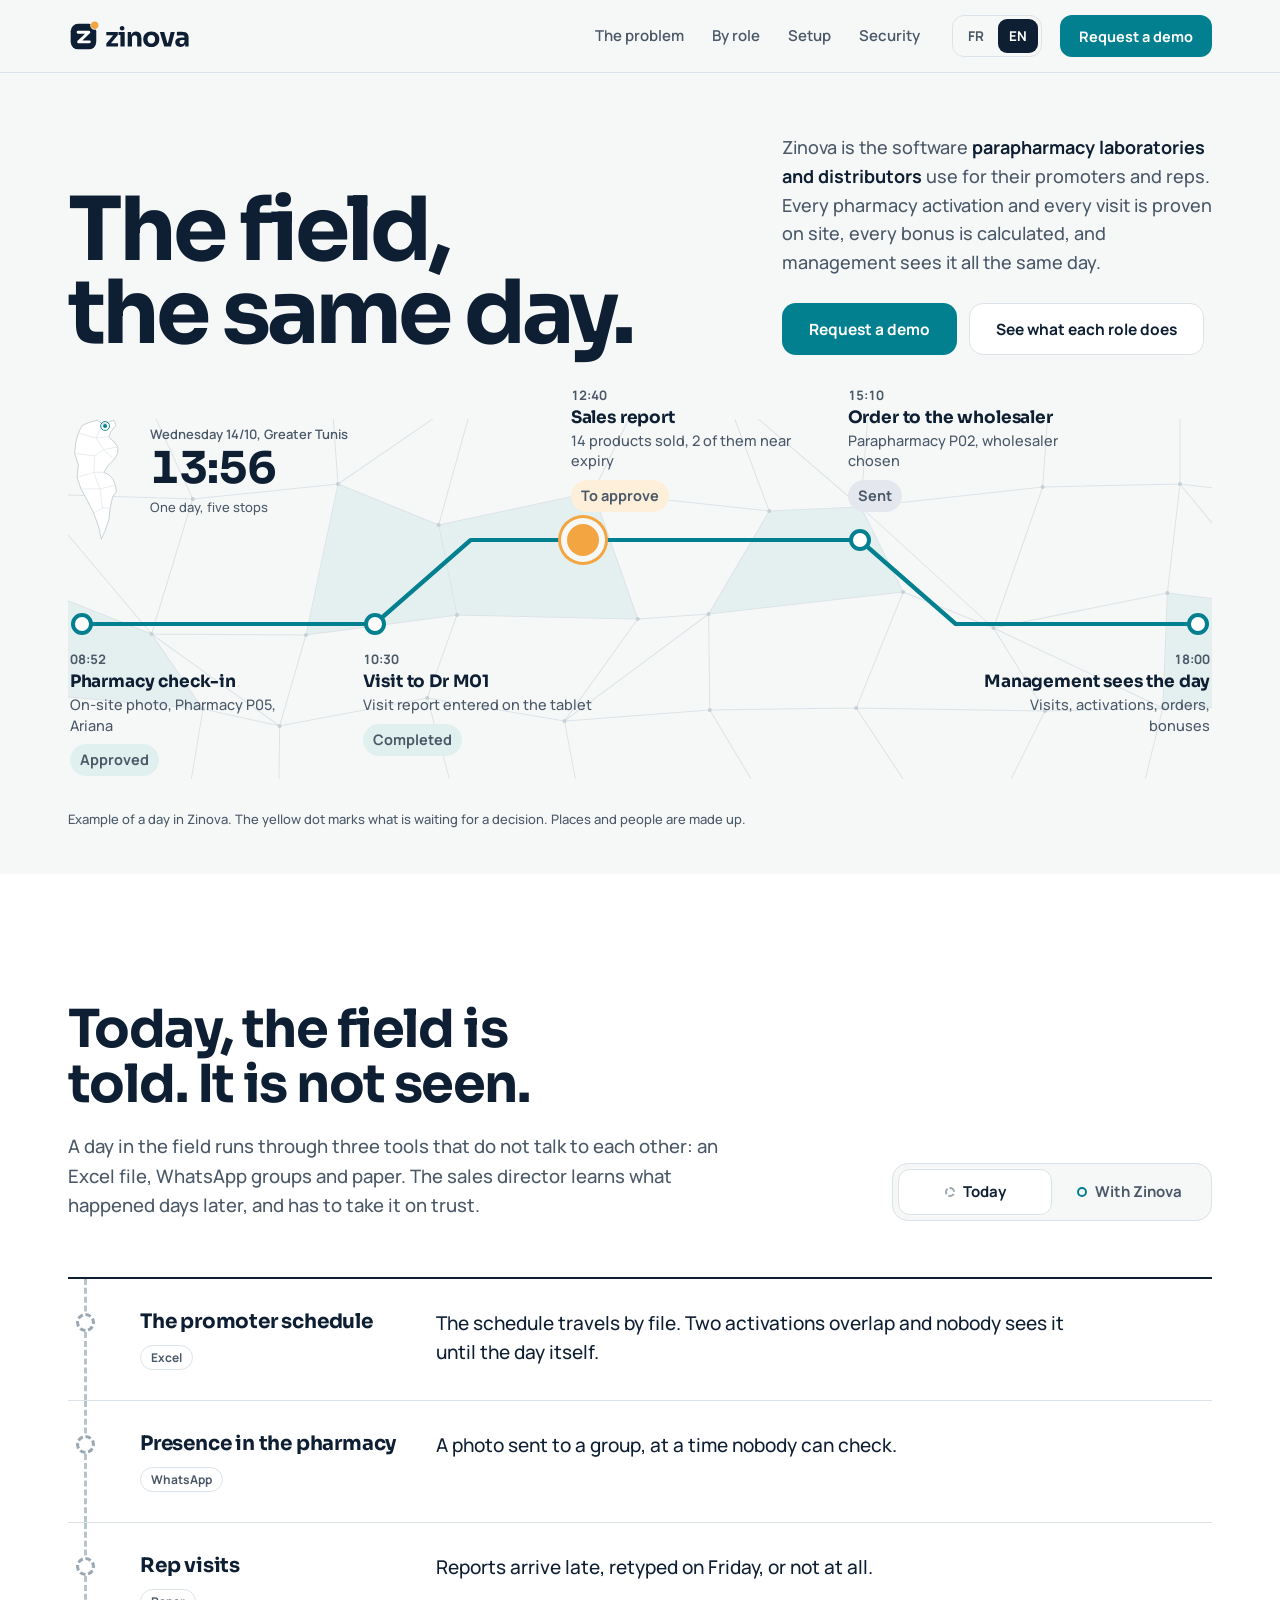
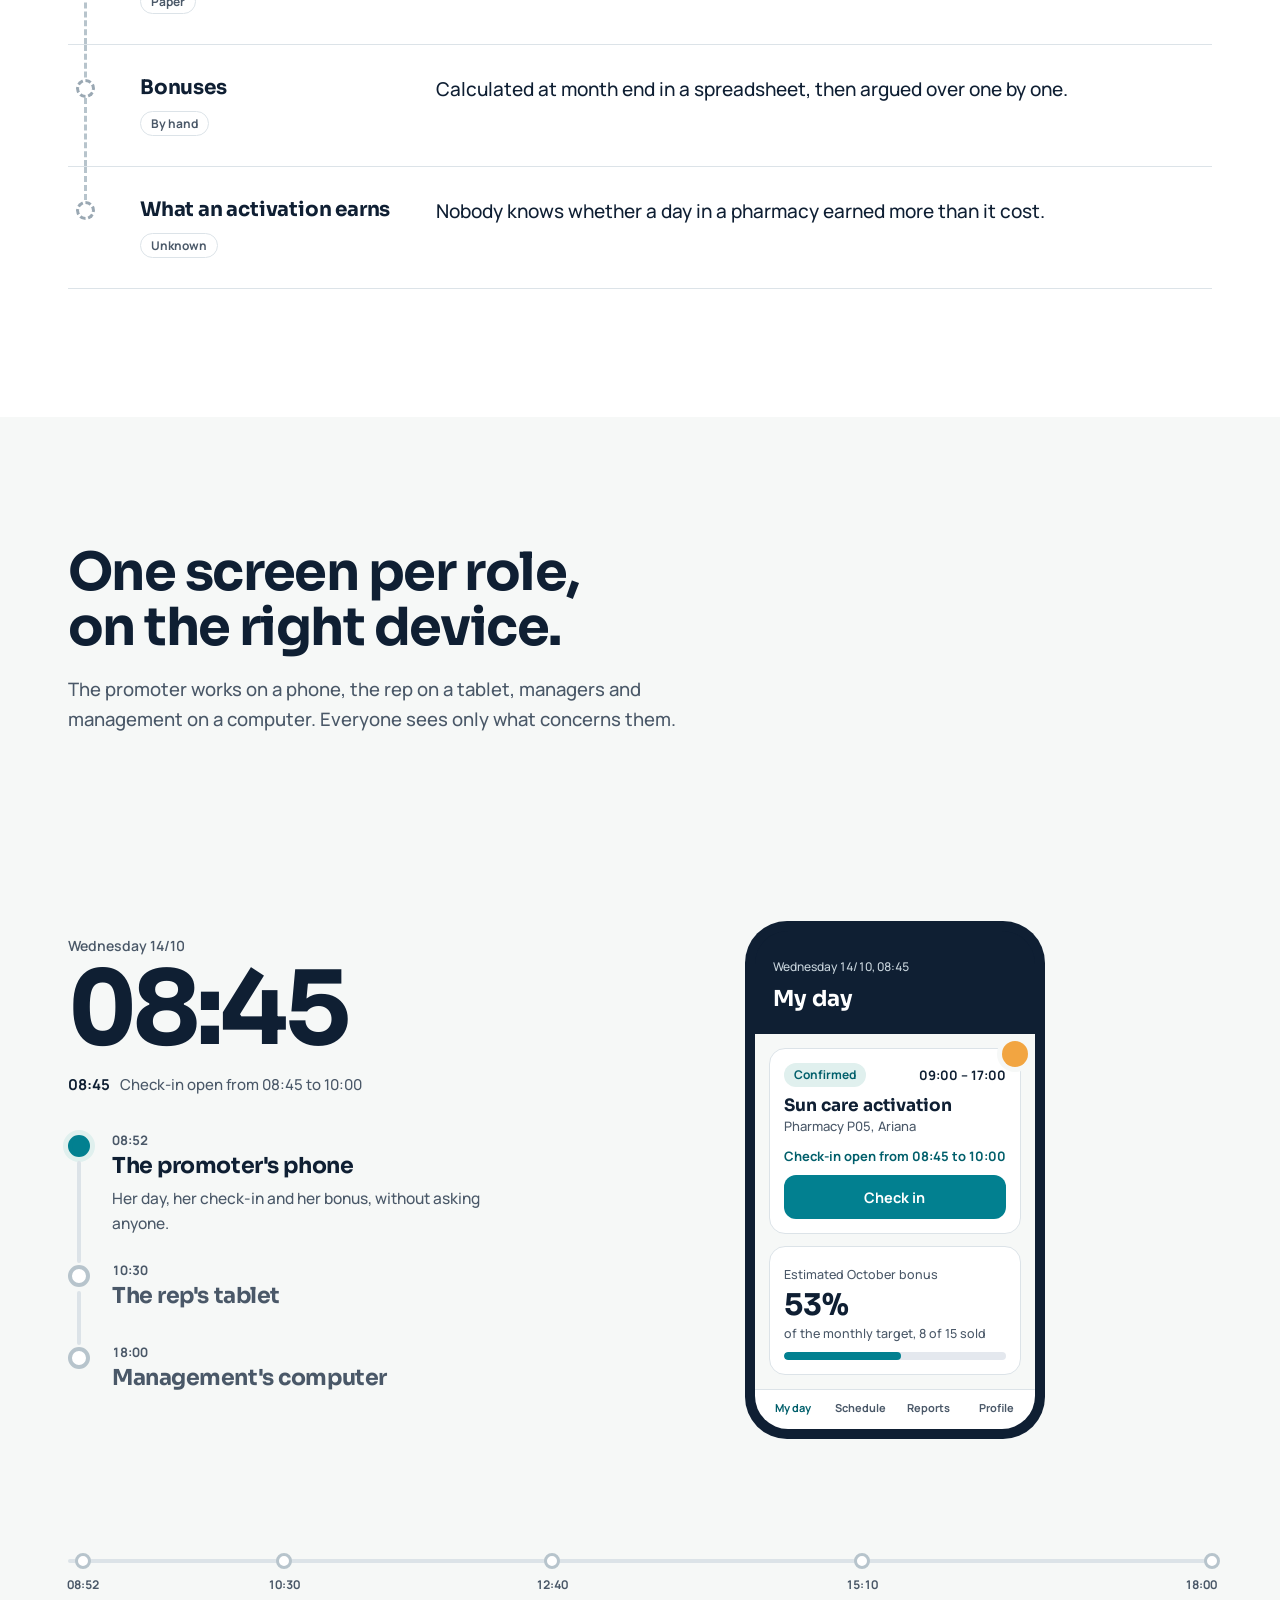
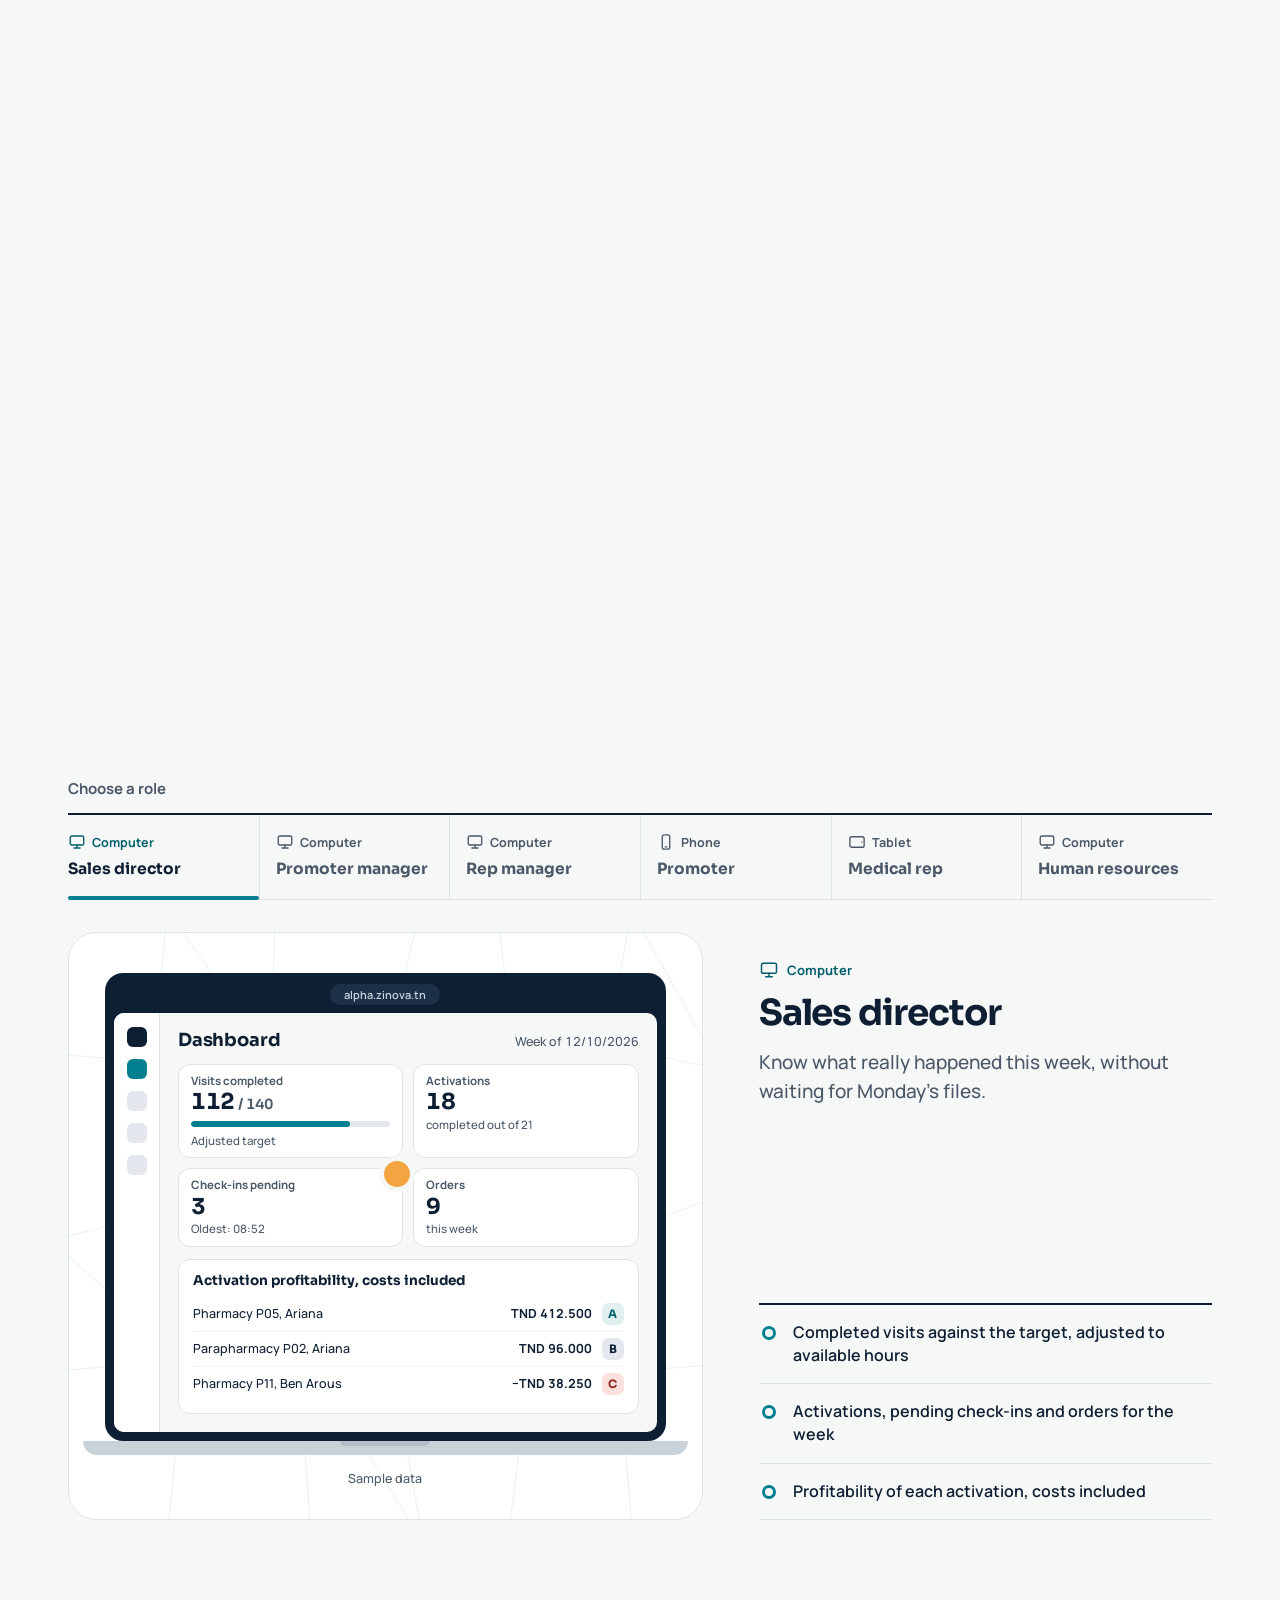
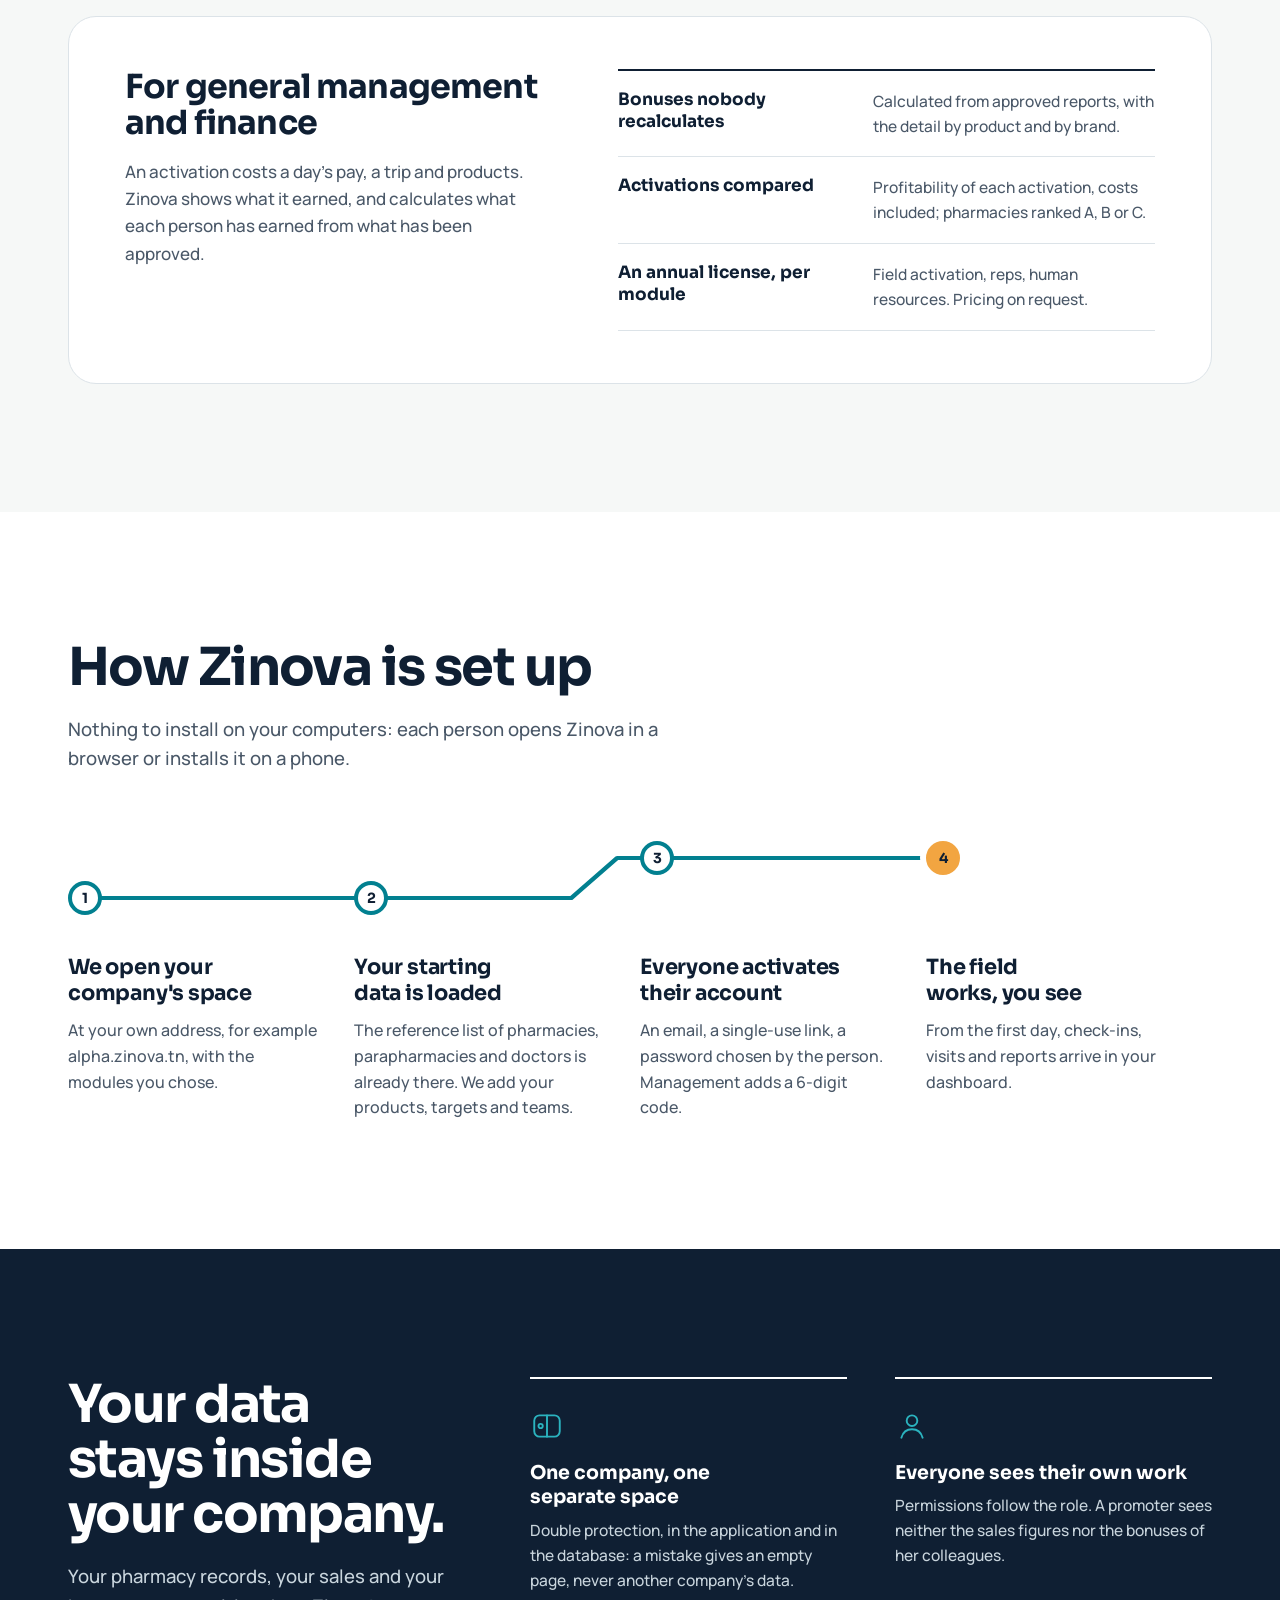
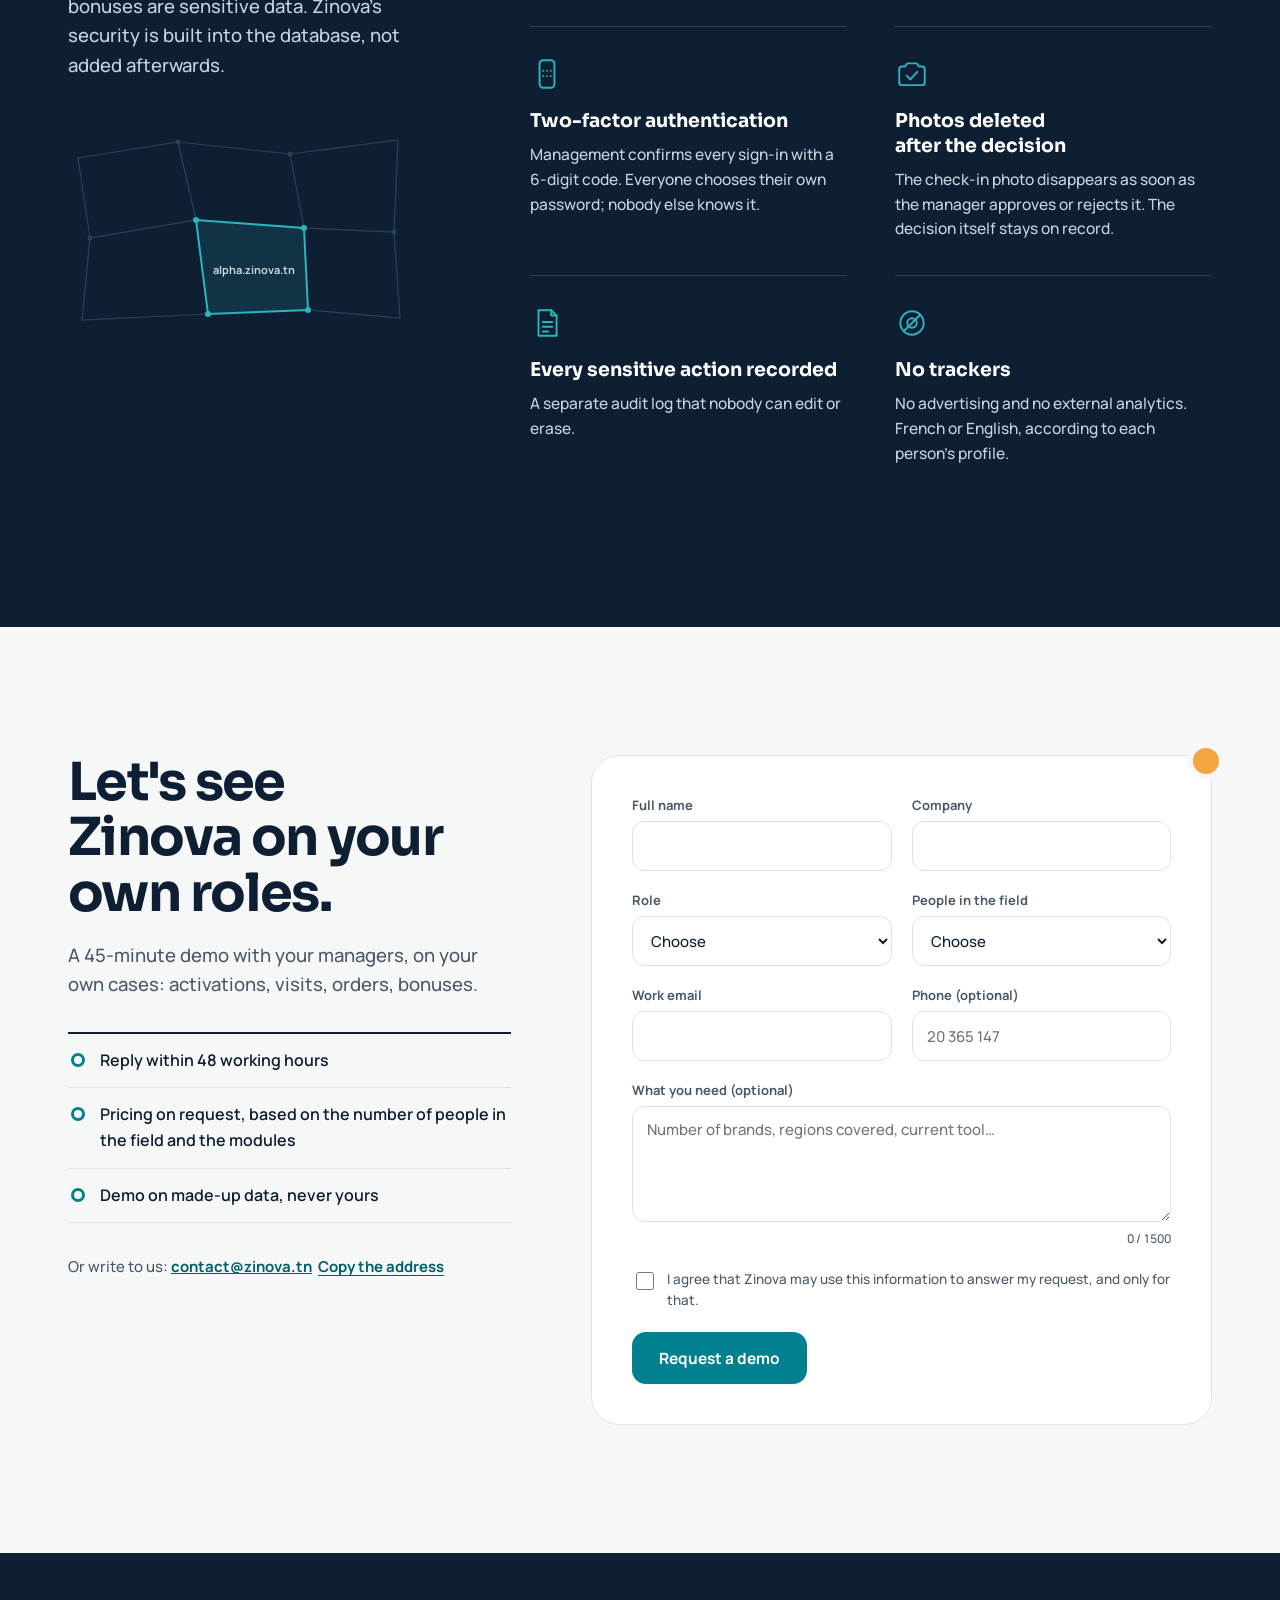
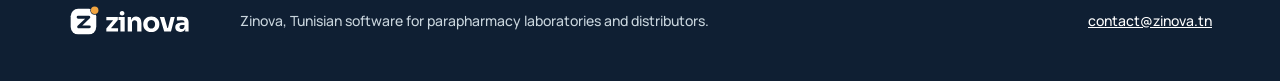
<file: en/index.html>
<!doctype html>
<html lang="en">
<head>
<meta charset="utf-8">
<meta name="viewport" content="width=device-width, initial-scale=1">
<title>Zinova, the field, the same day</title>
<meta name="description" content="Zinova is the software parapharmacy laboratories and distributors in Tunisia use for their promoters and reps: scheduling, check-in, visits, orders, bonuses, profitability.">
<meta name="robots" content="noindex, nofollow">
<link rel="alternate" hreflang="fr" href="https://zinova.tn/">
<link rel="alternate" hreflang="en" href="https://zinova.tn/en/">
<link rel="alternate" hreflang="x-default" href="https://zinova.tn/">
<link rel="icon" href="data:image/svg+xml,%3Csvg xmlns='http://www.w3.org/2000/svg' viewBox='0 0 32 32'%3E%3Crect width='32' height='32' rx='7' fill='%230F1E33'/%3E%3Ctext x='16' y='23' font-family='Arial' font-weight='700' font-size='20' fill='%23fff' text-anchor='middle'%3Ez%3C/text%3E%3Ccircle cx='25' cy='8' r='3.5' fill='%23EF9F3A'/%3E%3C/svg%3E">
<link rel="preload" href="../fonts/sora-latin-700-normal.woff2" as="font" type="font/woff2" crossorigin>
<script>document.documentElement.className='js'+(window.matchMedia&&matchMedia('(prefers-reduced-motion: no-preference)').matches?' anim':'');</script>
<link rel="stylesheet" href="../site.css">
<style>:root{--txt-avec:"With Zinova"}</style>
</head>
<body>
<a class="evitement" href="#principal">Skip to content</a>

<header class="entete-site" id="entete">
  <div class="cadre">
    <a href="#accueil" aria-label="Zinova, home"><svg xmlns="http://www.w3.org/2000/svg" class="logo" viewBox="0 0 465 120" role="img" aria-label="Zinova"><title>Zinova</title><defs><mask id="zn-gap-1"><rect width="120" height="120" fill="#fff"/><circle cx="100" cy="20" r="16.5" fill="#000"/></mask></defs><g mask="url(#zn-gap-1)"><rect x="10" y="14" width="96" height="96" rx="28" fill="#0F1F33"/><path d="M38 46 H78 L40 82 H80" fill="none" stroke="#FFFFFF" stroke-width="11" stroke-linecap="round" stroke-linejoin="round"/></g><circle cx="100" cy="20" r="14" fill="#F2A541"/><path d="M187.70 99.50L143.70 99.50L143.70 88.30L168.70 58.30L167.70 57L143.80 57L143.80 44.70L186.90 44.70L186.90 55.90L161.80 86L162.80 87.20L187.70 87.20L187.70 99.50ZM212.60 99.50L196.60 99.50L196.60 56.50L189.30 56.50L189.30 44.70L212.60 44.70L212.60 99.50ZM202.80 39.30L202.80 39.30Q198.30 39.30 196.15 36.95Q194 34.60 194 31L194 31Q194 27.30 196.15 24.95Q198.30 22.60 202.80 22.60Q207.30 22.60 209.45 24.95Q211.60 27.30 211.60 31L211.60 31Q211.60 34.60 209.45 36.95Q207.30 39.30 202.80 39.30ZM239.90 99.50L223.90 99.50L223.90 44.70L236.60 44.70L236.60 58.50Q237.10 56.20 237.90 54.20L237.90 54.20Q240 48.60 244.40 45.80Q248.80 43 255.10 43L255.10 43L255.80 43Q265.40 43 270.45 49.25Q275.50 55.50 275.50 68.20L275.50 68.20L275.50 99.50L259.50 99.50L259.50 67.30Q259.50 62.90 256.90 60.10Q254.30 57.30 249.90 57.30L249.90 57.30Q245.40 57.30 242.65 60.15Q239.90 63 239.90 67.60L239.90 67.60L239.90 99.50ZM312.30 101.40L312.30 101.40Q305.10 101.40 299.50 99.15Q293.90 96.90 290.05 93Q286.20 89.10 284.20 84.05Q282.20 79 282.20 73.40L282.20 73.40L282.20 71.10Q282.20 65.40 284.25 60.25Q286.30 55.10 290.25 51.20Q294.20 47.30 299.80 45.05Q305.40 42.80 312.30 42.80L312.30 42.80Q319.40 42.80 324.95 45.05Q330.50 47.30 334.40 51.20Q338.30 55.10 340.40 60.25Q342.50 65.40 342.50 71.10L342.50 71.10L342.50 73.40Q342.50 79 340.50 84.05Q338.50 89.10 334.65 93Q330.80 96.90 325.20 99.15Q319.60 101.40 312.30 101.40ZM312.30 87.90L312.30 87.90Q317 87.90 320.10 85.90Q323.20 83.90 324.85 80.30Q326.50 76.70 326.50 72.30L326.50 72.30Q326.50 67.60 324.80 64.05Q323.10 60.50 319.95 58.40Q316.80 56.30 312.30 56.30L312.30 56.30Q307.90 56.30 304.70 58.40Q301.50 60.50 299.85 64.05Q298.20 67.60 298.20 72.30L298.20 72.30Q298.20 76.70 299.80 80.30Q301.40 83.90 304.60 85.90Q307.80 87.90 312.30 87.90ZM386.20 99.50L360.80 99.50L344.40 44.70L360.90 44.70L372.60 86.20L374.90 86.20L385.00 44.70L400.40 44.70L386.20 99.50ZM452.20 99.50L439.50 99.50L439.50 89Q438.80 91.10 437.90 92.80L437.90 92.80Q435.60 96.70 431.65 98.80Q427.70 100.90 422 100.90L422 100.90Q416.10 100.90 411.65 98.80Q407.20 96.70 404.70 92.75Q402.20 88.80 402.20 83.30L402.20 83.30Q402.20 77.30 405.30 73.45Q408.40 69.60 414 67.75Q419.60 65.90 426.90 65.90L426.90 65.90L436.80 65.90L436.80 65.70Q436.80 61.50 434.80 59.40Q432.80 57.30 428.40 57.30L428.40 57.30Q426.20 57.30 422.60 57.40Q419 57.50 415.20 57.70Q411.40 57.90 408.30 58.10L408.30 58.10L408.30 44.60Q410.60 44.40 413.70 44.20Q416.80 44 420.10 43.90Q423.40 43.80 426.30 43.80L426.30 43.80Q434.70 43.80 440.45 46.20Q446.20 48.60 449.20 53.45Q452.20 58.30 452.20 65.90L452.20 65.90L452.20 99.50ZM436.80 79.20L436.80 74.80L426.80 74.80Q422.60 74.80 420.35 76.85Q418.10 78.90 418.10 82.40L418.10 82.40Q418.10 85.70 420.35 87.75Q422.60 89.80 426.80 89.80L426.80 89.80Q429.50 89.80 431.65 88.85Q433.80 87.90 435.20 85.60Q436.60 83.30 436.80 79.20L436.80 79.20Z" fill="#0F1F33"/></svg></a>
    <nav class="nav" aria-label="Main navigation">
      <a href="#probleme">The problem</a>
      <a href="#metiers">By role</a>
      <a href="#mise-en-place">Setup</a>
      <a href="#securite">Security</a>
    </nav>
    <div class="actions">
      <nav class="langues" aria-label="Language"><a href="../" lang="fr" hreflang="fr" title="Version française" aria-label="Français">FR</a><span lang="en" aria-current="true">EN</span></nav>
      <a class="btn btn-principal" href="#contact">Request<span class="long">&nbsp;a demo</span></a>
    </div>
  </div>
</header>

<main id="principal">
<section class="heros" id="accueil" aria-labelledby="titre-heros">
  <div class="cadre">
    <div class="heros-haut">
      <h1 id="titre-heros"><span class="l">The field,</span> <span class="l">the same&nbsp;day.</span></h1>
      <div>
        <p class="chapo">Zinova is the software <b>parapharmacy laboratories and distributors</b> use for their promoters and reps. Every pharmacy activation and every visit is proven on site, every bonus is calculated, and management sees it all the same day.</p>
        <div class="boutons">
          <a class="btn btn-principal" href="#contact">Request a demo</a>
          <a class="btn btn-second" href="#metiers">See what each role does</a>
        </div>
      </div>
    </div>

    <div class="scene-tournee">
      <svg class="maillage" viewBox="0 0 1000 360" preserveAspectRatio="none" aria-hidden="true">
        <path class="cellule" style="--d:.3s" d="M-30 168 L73 215 L118 290 L-30 275Z"/>
        <path class="cellule" style="--d:1.28s" d="M236 65 L324 106 L340 196 L208 216Z"/>
        <path class="cellule" style="--d:2.1s" d="M324 106 L459 73 L498 200 L340 196Z"/>
        <path class="cellule" style="--d:3.03s" d="M613 92 L693 88 L730 173 L560 195Z"/>
        <path class="cellule" style="--d:4.3s" d="M961 174 L1060 188 L1060 287 L957 289Z"/>
        <path class="bords" d="M-30 -30L65 -30 M65 -30L230 -30 M230 -30L357 -30 M357 -30L503 -30 M503 -30L573 -30 M573 -30L701 -30 M701 -30L858 -30 M858 -30L972 -30 M972 -30L1060 -30 M-30 75L109 80 M109 80L236 65 M236 65L324 106 M324 106L459 73 M459 73L613 92 M613 92L693 88 M693 88L852 68 M852 68L972 65 M972 65L1060 77 M-30 168L73 215 M73 215L208 216 M208 216L340 196 M340 196L498 200 M498 200L560 195 M560 195L730 173 M730 173L809 209 M809 209L961 174 M961 174L1060 188 M-30 275L118 290 M118 290L185 307 M185 307L314 279 M314 279L434 302 M434 302L561 291 M561 291L689 289 M689 289L854 292 M854 292L957 289 M957 289L1060 287 M-30 400L102 400 M102 400L184 400 M184 400L343 400 M343 400L450 400 M450 400L618 400 M618 400L753 400 M753 400L807 400 M807 400L933 400 M933 400L1060 400 M-30 -30L-30 75 M65 -30L109 80 M230 -30L236 65 M357 -30L324 106 M503 -30L459 73 M573 -30L613 92 M701 -30L693 88 M858 -30L852 68 M972 -30L972 65 M1060 -30L1060 77 M-30 75L-30 168 M109 80L73 215 M236 65L208 216 M324 106L340 196 M459 73L498 200 M613 92L560 195 M693 88L730 173 M852 68L809 209 M972 65L961 174 M1060 77L1060 188 M-30 168L-30 275 M73 215L118 290 M208 216L185 307 M340 196L314 279 M498 200L434 302 M560 195L561 291 M730 173L689 289 M809 209L854 292 M961 174L957 289 M1060 188L1060 287 M-30 275L-30 400 M118 290L102 400 M185 307L184 400 M314 279L343 400 M434 302L450 400 M561 291L618 400 M689 289L753 400 M854 292L807 400 M957 289L933 400 M1060 287L1060 400 M-30 75L73 215 M357 -30L236 65 M560 195L434 302 M693 88L809 209 M809 209L957 289 M73 215L185 307 M573 -30L693 88 M972 65L1060 188"/>
        <path class="sommets" d="M109 80h0 M236 65h0 M324 106h0 M459 73h0 M613 92h0 M693 88h0 M852 68h0 M972 65h0 M73 215h0 M208 216h0 M340 196h0 M498 200h0 M560 195h0 M730 173h0 M809 209h0 M961 174h0 M118 290h0 M185 307h0 M314 279h0 M434 302h0 M561 291h0 M689 289h0 M854 292h0 M957 289h0"/>
      </svg>
      <div class="repere" aria-hidden="true">
        <svg viewBox="0 0 100 192">
          <path class="pays" d="M22 10 L34 5 L46 2 L54 8 L60 6 L66 4 L72 2 L75 10 L67 20 L64 28 L72 36 L78 44 L78 54 L72 64 L62 74 L56 84 L64 88 L70 94 L74 104 L76 114 L70 122 L66 140 L64 158 L58 176 L52 189 L48 170 L40 148 L30 128 L20 110 L14 92 L16 72 L10 54 L12 36 L16 22Z"/>
          <path class="int" d="M54 8 L44 30 L16 22 M44 30 L64 28 M44 30 L56 48 L78 44 M56 48 L42 58 L10 54 M42 58 L40 84 L14 92 M40 84 L56 84 M56 48 L72 64 M40 84 L50 110 L20 110 M50 110 L74 104 M50 110 L54 140 L40 148 M54 140 L66 140"/>
          <circle class="ici-anneau" cx="58" cy="11" r="7"/>
          <circle class="ici" cx="58" cy="11" r="3.2"/>
        </svg>
        <div class="horloge">
          <small>Wednesday 14/10, Greater Tunis</small>
          <strong id="horloge-heros">18:00</strong>
          <span>One day, five stops</span>
        </div>
      </div>
      <svg class="trace" viewBox="0 0 1000 360" preserveAspectRatio="none" aria-hidden="true"><path pathLength="1" d="M12 205 H268 L352 121 H692 L776 205 H988"/></svg>
      <ol class="arrets" aria-label="Example of a day in Zinova">
        <li class="arret bas" style="left:1.2%;top:205px;--d:.4s"><i class="point"></i><div class="texte"><time>08:52</time><b>Pharmacy check-in</b><span>On-site photo, Pharmacy P05, Ariana</span><span class="pastille p-ok">Approved</span></div></li>
        <li class="arret bas" style="left:26.8%;top:205px;--d:1.38s"><i class="point"></i><div class="texte"><time>10:30</time><b>Visit to Dr M01</b><span>Visit report entered on the tablet</span><span class="pastille p-ok">Completed</span></div></li>
        <li class="arret haut maintenant" style="left:45%;top:121px;--d:2.21s"><i class="point"></i><div class="texte"><time>12:40</time><b>Sales report</b><span>14 products sold, 2 of them near expiry</span><span class="pastille p-att">To approve</span></div></li>
        <li class="arret haut" style="left:69.2%;top:121px;--d:3.13s"><i class="point"></i><div class="texte"><time>15:10</time><b>Order to the wholesaler</b><span>Parapharmacy P02, wholesaler chosen</span><span class="pastille p-neutre">Sent</span></div></li>
        <li class="arret bas droite" style="left:98.8%;top:205px;--d:4.4s"><i class="point"></i><div class="texte"><time>18:00</time><b>Management sees the day</b><span>Visits, activations, orders, bonuses</span></div></li>
      </ol>
    </div>
    <p class="legende">Example of a day in Zinova. The yellow dot marks what is waiting for a decision. Places and people are made up.</p>
  </div>
</section>

<section class="section blanc" id="probleme" aria-labelledby="titre-probleme">
  <div class="cadre">
    <div class="probleme-tete">
      <div class="tete">
        <h2 id="titre-probleme">Today, the field is told. It is not seen.</h2>
        <p>A day in the field runs through three tools that do not talk to each other: an Excel file, WhatsApp groups and paper. The sales director learns what happened days later, and has to take it on trust.</p>
      </div>
      <fieldset class="bascule" id="bascule" data-vue="avant" hidden>
        <legend class="sr">Choose a view</legend>
        <span class="curseur" aria-hidden="true"></span>
        <input type="radio" name="vue" id="v-avant" value="avant" checked><label for="v-avant"><i aria-hidden="true"></i>Today</label>
        <input type="radio" name="vue" id="v-apres" value="apres"><label for="v-apres"><i aria-hidden="true"></i>With Zinova</label>
      </fieldset>
    </div>
    <div class="registre" id="registre" data-vue="avant">
      <div class="registre-tete" aria-hidden="true"><span></span><span></span><span>Today</span><span>With Zinova</span></div>
      <div class="ligne-r" style="--i:0"><div class="rail" aria-hidden="true"><b></b></div><div><h3>The promoter schedule</h3><span class="outils"><span class="outil outil-a">Excel</span><span class="outil outil-z" aria-hidden="true">Zinova</span></span></div><div class="textes"><p class="avant">The schedule travels by file. Two activations overlap and nobody sees it until the day itself.</p><p class="apres">The schedule is entered in Zinova and an activation that overlaps another is refused. The week appears on the promoter's phone.</p></div></div>
      <div class="ligne-r" style="--i:1"><div class="rail" aria-hidden="true"><b></b></div><div><h3>Presence in the pharmacy</h3><span class="outils"><span class="outil outil-a">WhatsApp</span><span class="outil outil-z" aria-hidden="true">Zinova</span></span></div><div class="textes"><p class="avant">A photo sent to a group, at a time nobody can check.</p><p class="apres">Check-in is done with a photo taken live, at server time. The manager decides, then the photo is deleted.</p></div></div>
      <div class="ligne-r" style="--i:2"><div class="rail" aria-hidden="true"><b></b></div><div><h3>Rep visits</h3><span class="outils"><span class="outil outil-a">Paper</span><span class="outil outil-z" aria-hidden="true">Zinova</span></span></div><div class="textes"><p class="avant">Reports arrive late, retyped on Friday, or not at all.</p><p class="apres">The rep enters the visit report on the tablet. A visit with no report at midnight counts as not completed.</p></div></div>
      <div class="ligne-r" style="--i:3"><div class="rail" aria-hidden="true"><b></b></div><div><h3>Bonuses</h3><span class="outils"><span class="outil outil-a">By hand</span><span class="outil outil-z" aria-hidden="true">Zinova</span></span></div><div class="textes"><p class="avant">Calculated at month end in a spreadsheet, then argued over one by one.</p><p class="apres">The bonus is calculated from approved reports. Each promoter follows her estimated bonus during the month.</p></div></div>
      <div class="ligne-r" style="--i:4"><div class="rail" aria-hidden="true"><b></b></div><div><h3>What an activation earns</h3><span class="outils"><span class="outil outil-a">Unknown</span><span class="outil outil-z" aria-hidden="true">Zinova</span></span></div><div class="textes"><p class="avant">Nobody knows whether a day in a pharmacy earned more than it cost.</p><p class="apres">Each activation has its profitability, travel costs included, and each pharmacy its class A, B or C.</p></div></div>
    </div>
  </div>
</section>

<section class="section" id="metiers" aria-labelledby="titre-metiers">
  <div class="cadre">
    <div class="tete">
      <h2 id="titre-metiers">One screen per role, on the right device.</h2>
      <p>The promoter works on a phone, the rep on a tablet, managers and management on a computer. Everyone sees only what concerns them.</p>
    </div>

    <div class="journee" id="journee">
      <div class="jr-collant">
        <div class="jr-horloge" aria-hidden="true">
          <small>Wednesday 14/10</small>
          <strong id="jr-heure">08:45</strong>
          <span id="jr-evenement"><b>08:45</b>Check-in open from 08:45 to 10:00</span>
        </div>
        <div class="jr-chapitres">
          <figure class="jr-ch actif">
            <figcaption class="jr-texte"><time>08:52</time><h3>The promoter's phone</h3><p>Her day, her check-in and her bonus, without asking anyone.</p></figcaption>
            <div class="jr-appareil" aria-hidden="true">
              <div class="telephone">
                <div class="tel-ecran">
                  <div class="tel-haut"><small>Wednesday 14/10, <span data-heure>08:50</span></small><h4>My day</h4></div>
                  <div class="tel-corps">
                    <div class="carte-m signal" id="carte-checkin">
                      <div class="rang"><span class="pastille p-ok">Confirmed</span><span style="font:700 13px var(--texte)">09:00 – 17:00</span></div>
                      <h5>Sun care activation</h5>
                      <p class="lieu">Pharmacy P05, Ariana</p>
                      <p class="fenetre">Check-in open from 08:45 to 10:00</p>
                      <div class="action"><span class="faire">Check in</span><span class="ok">Photo sent at 08:52</span></div>
                    </div>
                    <div class="carte-m prime-m">
                      <small>Estimated October bonus</small>
                      <strong>53%</strong><em>of the monthly target, 8 of 15 sold</em>
                      <div class="barre"><i></i></div>
                    </div>
                  </div>
                  <div class="tel-onglets"><span>My day</span><span>Schedule</span><span>Reports</span><span>Profile</span></div>
                </div>
              </div>
            </div>
          </figure>

          <figure class="jr-ch">
            <figcaption class="jr-texte"><time>10:30</time><h3>The rep's tablet</h3><p>Before walking in, the rep knows who came before and what was said.</p></figcaption>
            <div class="jr-appareil tablette-cadre" aria-hidden="true">
              <div class="tablette">
                <div class="tab-ecran">
                  <div class="tab-nav"><i></i><i></i><i></i><i></i><i></i></div>
                  <div class="tab-liste">
                    <h5>Wednesday 14/10</h5>
                    <div class="visite active"><time>09:00</time><div><b>Pharmacy P01</b><span>Tunis</span></div></div>
                    <div class="visite"><time>10:30</time><div><b>Dr M01, dermatology</b><span>La Marsa</span></div></div>
                    <div class="visite"><time>12:00</time><div><b>Parapharmacy P02</b><span>Ariana</span></div></div>
                    <div class="visite"><time>14:30</time><div><b>Wholesaler G03</b><span>Ben Arous</span></div></div>
                  </div>
                  <div class="tab-detail">
                    <h5>Pharmacy P01</h5>
                    <p class="lieu">Visit at 09:00, Tunis</p>
                    <div class="alerte">Already visited on 09/10 by a colleague from the VP team.</div>
                    <div class="historique">
                      <h6>Last 5 visits</h6>
                      <ol>
                        <li><time>09/10/2026</time><span>VP 03</span><span class="pastille p-ok">Completed</span></li>
                        <li><time>30/09/2026</time><span>VM 07</span><span class="pastille p-ok">Completed</span></li>
                        <li><time>22/09/2026</time><span>VP 03</span><span class="pastille p-ok">Completed</span></li>
                        <li><time>11/09/2026</time><span>VM 02</span><span class="pastille p-err">Not completed</span></li>
                        <li><time>27/08/2026</time><span>VM 07</span><span class="pastille p-ok">Completed</span></li>
                      </ol>
                    </div>
                  </div>
                </div>
              </div>
            </div>
          </figure>

          <figure class="jr-ch">
            <figcaption class="jr-texte"><time>18:00</time><h3>Management's computer</h3><p>Management sees the day: visits, activations, orders and bonuses.</p></figcaption>
            <div class="jr-appareil" aria-hidden="true">
              <div class="portable">
                <div class="pc">
                  <div class="pc-barre"><span class="pc-adresse">alpha.zinova.tn</span></div>
                  <div class="pc-ecran">
                    <div class="pc-nav"><i></i><i class="on"></i><i></i><i></i><i></i></div>
                    <div class="pc-corps">
                      <div class="pc-titre"><h5>The day in the field</h5><span>Wednesday 14/10, <span data-heure>18:00</span></span></div>
                      <div class="kpis">
                        <div class="kpi"><small>Visits completed</small><strong>23<em> / 28</em></strong><div class="barre"><i></i></div><span>Target adjusted to available hours</span></div>
                        <div class="kpi"><small>Activations</small><strong>6</strong><span>completed, check-ins approved</span></div>
                        <div class="kpi"><small>Orders</small><strong>4</strong><span>sent to wholesalers</span></div>
                        <div class="kpi signal"><small>Reports to approve</small><strong>1</strong><span>Pharmacy P05, 12:40</span></div>
                      </div>
                      <div class="pc-bas">
                        <div class="bloc-m"><h6>Visits this week</h6><div class="histo"><i style="--h:72%"></i><i style="--h:88%"></i><i class="auj" style="--h:80%"></i><i style="--h:4%"></i><i style="--h:4%"></i><i style="--h:4%"></i></div><div class="histo-j"><span>Mon</span><span>Tue</span><span>Wed</span><span>Thu</span><span>Fri</span><span>Sat</span></div></div>
                        <div class="bloc-m"><h6>Activation profitability</h6><ul class="lignes-m"><li><span>Pharmacy P05</span><span class="mt">TND 412.500</span><span class="classe">A</span></li><li><span>Parapharmacy P02</span><span class="mt">TND 96.000</span><span class="classe b">B</span></li><li><span>Pharmacy P11</span><span class="mt">−TND 38.250</span><span class="classe c">C</span></li></ul></div>
                      </div>
                    </div>
                  </div>
                </div>
                <div class="socle"></div>
              </div>
            </div>
          </figure>
        </div>
        <div class="jr-jour" aria-hidden="true">
          <i class="piste"></i><i class="rempli"></i>
          <span class="cran" style="left:1.3%"><span>08:52</span></span><span class="cran" style="left:18.9%"><span>10:30</span></span><span class="cran" style="left:42.3%"><span>12:40</span></span><span class="cran" style="left:69.4%"><span>15:10</span></span><span class="cran" style="left:100%"><span>18:00</span></span>
        </div>
      </div>
    </div>

    <div class="roles">
      <p class="roles-invite" id="roles-invite">Choose a role</p>
      <div class="onglets" role="tablist" aria-labelledby="roles-invite" hidden>
        <button class="onglet" type="button" role="tab" id="o-directeur" aria-controls="m-directeur"><small><svg viewBox="0 0 24 24" aria-hidden="true"><rect x="3" y="4" width="18" height="12" rx="2"/><path d="M8 20h8M12 16v4"/></svg>Computer</small>Sales director</button>
        <button class="onglet" type="button" role="tab" id="o-responsable" aria-controls="m-responsable"><small><svg viewBox="0 0 24 24" aria-hidden="true"><rect x="3" y="4" width="18" height="12" rx="2"/><path d="M8 20h8M12 16v4"/></svg>Computer</small>Promoter manager</button>
        <button class="onglet" type="button" role="tab" id="o-manager" aria-controls="m-manager"><small><svg viewBox="0 0 24 24" aria-hidden="true"><rect x="3" y="4" width="18" height="12" rx="2"/><path d="M8 20h8M12 16v4"/></svg>Computer</small>Rep manager</button>
        <button class="onglet" type="button" role="tab" id="o-animatrice" aria-controls="m-animatrice"><small><svg viewBox="0 0 24 24" aria-hidden="true"><rect x="7" y="2.5" width="10" height="19" rx="2.5"/><path d="M11 18.5h2"/></svg>Phone</small>Promoter</button>
        <button class="onglet" type="button" role="tab" id="o-delegue" aria-controls="m-delegue"><small><svg viewBox="0 0 24 24" aria-hidden="true"><rect x="2.5" y="5" width="19" height="14" rx="2.5"/><path d="M18.5 12h.01"/></svg>Tablet</small>Medical rep</button>
        <button class="onglet" type="button" role="tab" id="o-rh" aria-controls="m-rh"><small><svg viewBox="0 0 24 24" aria-hidden="true"><rect x="3" y="4" width="18" height="12" rx="2"/><path d="M8 20h8M12 16v4"/></svg>Computer</small>Human resources</button>
      </div>

      <div class="metiers">
        <article class="metier" id="m-directeur" aria-labelledby="t-directeur">
          <div class="metier-ecran" aria-hidden="true">
            <svg class="fond" viewBox="0 0 700 500" preserveAspectRatio="none"><path d="M-20 -20L109 -20 M109 -20L229 -20 M229 -20L389 -20 M389 -20L474 -20 M474 -20L622 -20 M622 -20L720 -20 M-20 103L93 110 M93 110L222 107 M222 107L354 90 M354 90L495 126 M495 126L597 96 M597 96L720 116 M-20 262L125 235 M125 235L279 217 M279 217L402 229 M402 229L479 221 M479 221L609 256 M609 256L720 224 M-20 374L128 364 M128 364L253 348 M253 348L354 355 M354 355L511 366 M511 366L609 374 M609 374L720 368 M-20 520L108 520 M108 520L268 520 M268 520L392 520 M392 520L485 520 M485 520L624 520 M624 520L720 520 M-20 -20L-20 103 M109 -20L93 110 M229 -20L222 107 M389 -20L354 90 M474 -20L495 126 M622 -20L597 96 M720 -20L720 116 M-20 103L-20 262 M93 110L125 235 M222 107L279 217 M354 90L402 229 M495 126L479 221 M597 96L609 256 M720 116L720 224 M-20 262L-20 374 M125 235L128 364 M279 217L253 348 M402 229L354 355 M479 221L511 366 M609 256L609 374 M720 224L720 368 M-20 374L-20 520 M128 364L108 520 M253 348L268 520 M354 355L392 520 M511 366L485 520 M609 374L624 520 M720 368L720 520 M109 -20L222 107 M354 90L479 221 M-20 262L128 364 M479 221L609 374 M253 348L392 520 M622 -20L720 116"/></svg>
            <div class="portable"><div class="pc"><div class="pc-barre"><span class="pc-adresse">alpha.zinova.tn</span></div><div class="pc-ecran"><div class="pc-nav"><i></i><i class="on"></i><i></i><i></i><i></i></div><div class="pc-corps">
              <div class="pc-titre"><h5>Dashboard</h5><span>Week of 12/10/2026</span></div>
              <div class="kpis">
                <div class="kpi"><small>Visits completed</small><strong>112<em> / 140</em></strong><div class="barre"><i></i></div><span>Adjusted target</span></div>
                <div class="kpi"><small>Activations</small><strong>18</strong><span>completed out of 21</span></div>
                <div class="kpi signal"><small>Check-ins pending</small><strong>3</strong><span>Oldest: 08:52</span></div>
                <div class="kpi"><small>Orders</small><strong>9</strong><span>this week</span></div>
              </div>
              <div class="bloc-m"><h6>Activation profitability, costs included</h6><ul class="lignes-m"><li><span>Pharmacy P05, Ariana</span><span class="mt">TND 412.500</span><span class="classe">A</span></li><li><span>Parapharmacy P02, Ariana</span><span class="mt">TND 96.000</span><span class="classe b">B</span></li><li><span>Pharmacy P11, Ben Arous</span><span class="mt">−TND 38.250</span><span class="classe c">C</span></li></ul></div>
            </div></div></div><div class="socle"></div></div>
            <span class="donnees">Sample data</span>
          </div>
          <div class="metier-tete">
            <p class="appareil"><svg viewBox="0 0 24 24" aria-hidden="true"><rect x="3" y="4" width="18" height="12" rx="2"/><path d="M8 20h8M12 16v4"/></svg>Computer</p>
            <h3 id="t-directeur">Sales director</h3>
            <p class="besoin">Know what really happened this week, without waiting for Monday's files.</p>
          </div>
          <ul class="metier-points"><li>Completed visits against the target, adjusted to available hours</li><li>Activations, pending check-ins and orders for the week</li><li>Profitability of each activation, costs included</li></ul>
        </article>

        <article class="metier" id="m-responsable" aria-labelledby="t-responsable">
          <div class="metier-ecran" aria-hidden="true">
            <svg class="fond" viewBox="0 0 700 500" preserveAspectRatio="none"><path d="M-20 -20L109 -20 M109 -20L229 -20 M229 -20L389 -20 M389 -20L474 -20 M474 -20L622 -20 M622 -20L720 -20 M-20 103L93 110 M93 110L222 107 M222 107L354 90 M354 90L495 126 M495 126L597 96 M597 96L720 116 M-20 262L125 235 M125 235L279 217 M279 217L402 229 M402 229L479 221 M479 221L609 256 M609 256L720 224 M-20 374L128 364 M128 364L253 348 M253 348L354 355 M354 355L511 366 M511 366L609 374 M609 374L720 368 M-20 520L108 520 M108 520L268 520 M268 520L392 520 M392 520L485 520 M485 520L624 520 M624 520L720 520 M-20 -20L-20 103 M109 -20L93 110 M229 -20L222 107 M389 -20L354 90 M474 -20L495 126 M622 -20L597 96 M720 -20L720 116 M-20 103L-20 262 M93 110L125 235 M222 107L279 217 M354 90L402 229 M495 126L479 221 M597 96L609 256 M720 116L720 224 M-20 262L-20 374 M125 235L128 364 M279 217L253 348 M402 229L354 355 M479 221L511 366 M609 256L609 374 M720 224L720 368 M-20 374L-20 520 M128 364L108 520 M253 348L268 520 M354 355L392 520 M511 366L485 520 M609 374L624 520 M720 368L720 520 M109 -20L222 107 M354 90L479 221 M-20 262L128 364 M479 221L609 374 M253 348L392 520 M622 -20L720 116"/></svg>
            <div class="portable"><div class="pc"><div class="pc-barre"><span class="pc-adresse">alpha.zinova.tn</span></div><div class="pc-ecran"><div class="pc-nav"><i></i><i></i><i class="on"></i><i></i><i></i></div><div class="pc-corps">
              <div class="pc-titre"><h5>Promoter schedule</h5><span>Week of 12/10/2026</span></div>
              <div class="bloc-m">
                <div class="planning">
                  <span></span><b>Mon</b><b>Tue</b><b>Wed</b><b>Thu</b><b>Fri</b><b>Sat</b>
                  <span>A 01</span><i class="a"></i><i class="a"></i><i class="a"></i><i></i><i class="a"></i><i></i>
                  <span>A 02</span><i></i><i class="a"></i><i class="a"></i><i class="a"></i><i class="x"></i><i></i>
                  <span>A 03</span><i class="a"></i><i></i><i class="a"></i><i class="a"></i><i class="a"></i><i class="a"></i>
                </div>
                <p class="refus" style="margin-top:8px">A 02, Friday: overlap refused</p>
              </div>
              <div class="bloc-m signal" style="--fond-signal:var(--brume)"><h6>Check-ins to approve, oldest first</h6><ul class="lignes-m file-m"><li><span class="h">08:52</span><span>A 01, Pharmacy P05</span><span class="btn-m">View photo</span></li><li><span class="h">09:04</span><span>A 03, Pharmacy P11</span><span class="btn-m">View photo</span></li><li><span class="h">09:15</span><span>A 02, Parapharmacy P02</span><span class="btn-m">View photo</span></li></ul></div>
            </div></div></div><div class="socle"></div></div>
            <span class="donnees">Sample data</span>
          </div>
          <div class="metier-tete">
            <p class="appareil"><svg viewBox="0 0 24 24" aria-hidden="true"><rect x="3" y="4" width="18" height="12" rx="2"/><path d="M8 20h8M12 16v4"/></svg>Computer</p>
            <h3 id="t-responsable">Promoter manager</h3>
            <p class="besoin">Plan without conflicts and decide fast, without chasing photos.</p>
          </div>
          <ul class="metier-points"><li>Monday-to-Saturday schedule, overlaps refused</li><li>Check-ins to approve, oldest first</li><li>Sales reports and near-expiry products</li></ul>
        </article>

        <article class="metier" id="m-manager" aria-labelledby="t-manager">
          <div class="metier-ecran" aria-hidden="true">
            <svg class="fond" viewBox="0 0 700 500" preserveAspectRatio="none"><path d="M-20 -20L109 -20 M109 -20L229 -20 M229 -20L389 -20 M389 -20L474 -20 M474 -20L622 -20 M622 -20L720 -20 M-20 103L93 110 M93 110L222 107 M222 107L354 90 M354 90L495 126 M495 126L597 96 M597 96L720 116 M-20 262L125 235 M125 235L279 217 M279 217L402 229 M402 229L479 221 M479 221L609 256 M609 256L720 224 M-20 374L128 364 M128 364L253 348 M253 348L354 355 M354 355L511 366 M511 366L609 374 M609 374L720 368 M-20 520L108 520 M108 520L268 520 M268 520L392 520 M392 520L485 520 M485 520L624 520 M624 520L720 520 M-20 -20L-20 103 M109 -20L93 110 M229 -20L222 107 M389 -20L354 90 M474 -20L495 126 M622 -20L597 96 M720 -20L720 116 M-20 103L-20 262 M93 110L125 235 M222 107L279 217 M354 90L402 229 M495 126L479 221 M597 96L609 256 M720 116L720 224 M-20 262L-20 374 M125 235L128 364 M279 217L253 348 M402 229L354 355 M479 221L511 366 M609 256L609 374 M720 224L720 368 M-20 374L-20 520 M128 364L108 520 M253 348L268 520 M354 355L392 520 M511 366L485 520 M609 374L624 520 M720 368L720 520 M109 -20L222 107 M354 90L479 221 M-20 262L128 364 M479 221L609 374 M253 348L392 520 M622 -20L720 116"/></svg>
            <div class="portable"><div class="pc"><div class="pc-barre"><span class="pc-adresse">alpha.zinova.tn</span></div><div class="pc-ecran"><div class="pc-nav"><i></i><i></i><i></i><i class="on"></i><i></i></div><div class="pc-corps">
              <div class="pc-titre"><h5>Visits by rep</h5><span>Week of 12/10/2026</span></div>
              <div class="bloc-m">
                <table class="tableau-m"><thead><tr><th>Rep</th><th>Team</th><th>Visits</th><th>Empty day</th></tr></thead>
                <tbody>
                  <tr><td>VP 03</td><td>VP</td><td class="n">14 / 16<span class="jauge" style="--w:88%"><i></i></span></td><td></td></tr>
                  <tr><td>VM 07</td><td>VM</td><td class="n">11 / 12<span class="jauge" style="--w:92%"><i></i></span></td><td></td></tr>
                  <tr><td>VM 02</td><td>VM</td><td class="n">6 / 12<span class="jauge" style="--w:50%"><i></i></span></td><td><span class="pastille p-neutre">Leave, approved</span></td></tr>
                  <tr><td>VMR 01</td><td>VMR</td><td class="n">0 / 8<span class="jauge" style="--w:0%"><i></i></span></td><td><span class="pastille p-neutre">Training, approved</span></td></tr>
                </tbody></table>
              </div>
              <div class="bloc-m"><h6>Portfolio of VP 03</h6><ul class="lignes-m"><li><span>Tunis North group, supervisor VP 01</span><span class="mt">42 targets</span><span></span></li></ul></div>
            </div></div></div><div class="socle"></div></div>
            <span class="donnees">Sample data</span>
          </div>
          <div class="metier-tete">
            <p class="appareil"><svg viewBox="0 0 24 24" aria-hidden="true"><rect x="3" y="4" width="18" height="12" rx="2"/><path d="M8 20h8M12 16v4"/></svg>Computer</p>
            <h3 id="t-manager">Rep manager</h3>
            <p class="besoin">Know who visited whom, and why a day stayed empty.</p>
          </div>
          <ul class="metier-points"><li>Visits by rep and by team: VP, VM and VMR</li><li>Approved inactivity: leave, training, meeting</li><li>Portfolios, groups and supervisors</li></ul>
        </article>

        <article class="metier" id="m-animatrice" aria-labelledby="t-animatrice">
          <div class="metier-ecran" aria-hidden="true">
            <svg class="fond" viewBox="0 0 700 500" preserveAspectRatio="none"><path d="M-20 -20L109 -20 M109 -20L229 -20 M229 -20L389 -20 M389 -20L474 -20 M474 -20L622 -20 M622 -20L720 -20 M-20 103L93 110 M93 110L222 107 M222 107L354 90 M354 90L495 126 M495 126L597 96 M597 96L720 116 M-20 262L125 235 M125 235L279 217 M279 217L402 229 M402 229L479 221 M479 221L609 256 M609 256L720 224 M-20 374L128 364 M128 364L253 348 M253 348L354 355 M354 355L511 366 M511 366L609 374 M609 374L720 368 M-20 520L108 520 M108 520L268 520 M268 520L392 520 M392 520L485 520 M485 520L624 520 M624 520L720 520 M-20 -20L-20 103 M109 -20L93 110 M229 -20L222 107 M389 -20L354 90 M474 -20L495 126 M622 -20L597 96 M720 -20L720 116 M-20 103L-20 262 M93 110L125 235 M222 107L279 217 M354 90L402 229 M495 126L479 221 M597 96L609 256 M720 116L720 224 M-20 262L-20 374 M125 235L128 364 M279 217L253 348 M402 229L354 355 M479 221L511 366 M609 256L609 374 M720 224L720 368 M-20 374L-20 520 M128 364L108 520 M253 348L268 520 M354 355L392 520 M511 366L485 520 M609 374L624 520 M720 368L720 520 M109 -20L222 107 M354 90L479 221 M-20 262L128 364 M479 221L609 374 M253 348L392 520 M622 -20L720 116"/></svg>
            <div class="telephone tel-mini"><div class="tel-ecran">
              <div class="tel-haut"><small>Wednesday 14/10, 12:40</small><h4>Sales report</h4></div>
              <div class="tel-corps">
                <div class="carte-m">
                  <p class="lieu" style="margin-bottom:4px">Sun care activation, Pharmacy P05</p>
                  <div class="prod"><b>Face sunscreen</b><span class="q">6</span></div>
                  <div class="prod"><b>Kids' sun lotion</b><span class="q">4</span><span class="pastille p-att">Near expiry</span></div>
                  <div class="prod"><b>After-sun mist</b><span class="q">2</span><span class="pastille p-att">Near expiry</span></div>
                  <div class="prod"><b>Lip balm stick</b><span class="q">2</span></div>
                  <div class="total-m"><span>Total</span><b style="color:var(--nuit)">14 products</b></div>
                </div>
                <div class="carte-m prime-m"><small>Estimated October bonus</small><strong>53%</strong><em>of the monthly target, her figures only</em><div class="barre"><i></i></div></div>
              </div>
              <div class="tel-onglets"><span style="color:var(--discret)">My day</span><span>Schedule</span><span style="color:var(--sarcelle-texte)">Reports</span><span>Profile</span></div>
            </div></div>
            <span class="donnees">Sample data</span>
          </div>
          <div class="metier-tete">
            <p class="appareil"><svg viewBox="0 0 24 24" aria-hidden="true"><rect x="7" y="2.5" width="10" height="19" rx="2.5"/><path d="M11 18.5h2"/></svg>Phone</p>
            <h3 id="t-animatrice">Promoter</h3>
            <p class="besoin">Prove her day in a few taps and know what she earns.</p>
          </div>
          <ul class="metier-points"><li>Check-in with a photo taken on site</li><li>Sales report, near-expiry products flagged</li><li>Estimated bonus during the month, her own figures only</li></ul>
        </article>

        <article class="metier" id="m-delegue" aria-labelledby="t-delegue">
          <div class="metier-ecran" aria-hidden="true">
            <svg class="fond" viewBox="0 0 700 500" preserveAspectRatio="none"><path d="M-20 -20L109 -20 M109 -20L229 -20 M229 -20L389 -20 M389 -20L474 -20 M474 -20L622 -20 M622 -20L720 -20 M-20 103L93 110 M93 110L222 107 M222 107L354 90 M354 90L495 126 M495 126L597 96 M597 96L720 116 M-20 262L125 235 M125 235L279 217 M279 217L402 229 M402 229L479 221 M479 221L609 256 M609 256L720 224 M-20 374L128 364 M128 364L253 348 M253 348L354 355 M354 355L511 366 M511 366L609 374 M609 374L720 368 M-20 520L108 520 M108 520L268 520 M268 520L392 520 M392 520L485 520 M485 520L624 520 M624 520L720 520 M-20 -20L-20 103 M109 -20L93 110 M229 -20L222 107 M389 -20L354 90 M474 -20L495 126 M622 -20L597 96 M720 -20L720 116 M-20 103L-20 262 M93 110L125 235 M222 107L279 217 M354 90L402 229 M495 126L479 221 M597 96L609 256 M720 116L720 224 M-20 262L-20 374 M125 235L128 364 M279 217L253 348 M402 229L354 355 M479 221L511 366 M609 256L609 374 M720 224L720 368 M-20 374L-20 520 M128 364L108 520 M253 348L268 520 M354 355L392 520 M511 366L485 520 M609 374L624 520 M720 368L720 520 M109 -20L222 107 M354 90L479 221 M-20 262L128 364 M479 221L609 374 M253 348L392 520 M622 -20L720 116"/></svg>
            <div class="tablette"><div class="tab-ecran" style="min-height:360px">
              <div class="tab-nav"><i></i><i></i><i></i><i></i><i></i></div>
              <div class="tab-liste">
                <h5>Order</h5>
                <p class="lieu" style="font-size:13px;color:var(--discret);margin-top:-6px">Parapharmacy P02, Ariana</p>
                <div class="choix-m"><span class="on">With the 12:00 visit</span><span>Without a visit</span></div>
                <h5 style="font-size:14px;margin-top:6px">Wholesaler</h5>
                <div class="choix-m"><span class="on">G03, Ben Arous</span><span>G01, Tunis</span></div>
              </div>
              <div class="tab-detail">
                <h5>Products ordered</h5>
                <div class="historique">
                  <div class="prod"><b>Face sunscreen</b><span class="q">24</span></div>
                  <div class="prod"><b>Gentle cleansing gel</b><span class="q">12</span></div>
                  <div class="prod"><b>Hydrating serum</b><span class="q">6</span></div>
                  <div class="total-m"><span>3 products</span><b style="color:var(--nuit)">42 units</b></div>
                </div>
                <div class="carte-m" style="padding:0;border:0;background:none"><div class="action">Send the order</div></div>
              </div>
            </div></div>
            <span class="donnees">Sample data</span>
          </div>
          <div class="metier-tete">
            <p class="appareil"><svg viewBox="0 0 24 24" aria-hidden="true"><rect x="2.5" y="5" width="19" height="14" rx="2.5"/><path d="M18.5 12h.01"/></svg>Tablet</p>
            <h3 id="t-delegue">Medical rep</h3>
            <p class="besoin">Prepare a visit, report it once, order on the spot.</p>
          </div>
          <ul class="metier-points"><li>Schedule and visit report</li><li>Last 5 visits and an "already visited" alert</li><li>Order with or without a visit, wholesaler of your choice</li></ul>
        </article>

        <article class="metier" id="m-rh" aria-labelledby="t-rh">
          <div class="metier-ecran" aria-hidden="true">
            <svg class="fond" viewBox="0 0 700 500" preserveAspectRatio="none"><path d="M-20 -20L109 -20 M109 -20L229 -20 M229 -20L389 -20 M389 -20L474 -20 M474 -20L622 -20 M622 -20L720 -20 M-20 103L93 110 M93 110L222 107 M222 107L354 90 M354 90L495 126 M495 126L597 96 M597 96L720 116 M-20 262L125 235 M125 235L279 217 M279 217L402 229 M402 229L479 221 M479 221L609 256 M609 256L720 224 M-20 374L128 364 M128 364L253 348 M253 348L354 355 M354 355L511 366 M511 366L609 374 M609 374L720 368 M-20 520L108 520 M108 520L268 520 M268 520L392 520 M392 520L485 520 M485 520L624 520 M624 520L720 520 M-20 -20L-20 103 M109 -20L93 110 M229 -20L222 107 M389 -20L354 90 M474 -20L495 126 M622 -20L597 96 M720 -20L720 116 M-20 103L-20 262 M93 110L125 235 M222 107L279 217 M354 90L402 229 M495 126L479 221 M597 96L609 256 M720 116L720 224 M-20 262L-20 374 M125 235L128 364 M279 217L253 348 M402 229L354 355 M479 221L511 366 M609 256L609 374 M720 224L720 368 M-20 374L-20 520 M128 364L108 520 M253 348L268 520 M354 355L392 520 M511 366L485 520 M609 374L624 520 M720 368L720 520 M109 -20L222 107 M354 90L479 221 M-20 262L128 364 M479 221L609 374 M253 348L392 520 M622 -20L720 116"/></svg>
            <div class="portable"><div class="pc"><div class="pc-barre"><span class="pc-adresse">alpha.zinova.tn</span></div><div class="pc-ecran"><div class="pc-nav"><i></i><i></i><i></i><i></i><i class="on"></i></div><div class="pc-corps">
              <div class="pc-titre"><h5>Absence calendar</h5><span>October 2026</span></div>
              <div class="pc-bas">
                <div class="bloc-m">
                  <div class="calendrier">
                    <b>Mon</b><b>Tue</b><b>Wed</b><b>Thu</b><b>Fri</b><b>Sat</b>
                    <i></i><i></i><i></i><i>1</i><i>2</i><i>3</i>
                    <i>5</i><i class="c">6</i><i class="c">7</i><i class="c">8</i><i>9</i><i>10</i>
                    <i>12</i><i>13</i><i>14</i><i class="f">15</i><i>16</i><i>17</i>
                    <i>19</i><i>20</i><i class="c">21</i><i class="c">22</i><i class="c">23</i><i>24</i>
                    <i>26</i><i>27</i><i>28</i><i>29</i><i>30</i><i>31</i>
                  </div>
                  <div class="legende-m"><span>Leave</span><span>Public holiday</span></div>
                </div>
                <div class="bloc-m"><h6>Leave requests</h6><ul class="lignes-m"><li><span>VM 02, 21 to 23/10</span><span class="pastille p-ok">Approved</span><span></span></li><li><span>A 03, 02/11</span><span class="pastille p-neutre">Requested</span><span></span></li></ul>
                  <h6 style="margin-top:12px">Equipment handed over</h6><ul class="lignes-m"><li><span>Tablet, VP 03</span><span class="mt">Handover slip</span><span></span></li></ul></div>
              </div>
            </div></div></div><div class="socle"></div></div>
            <span class="donnees">Sample data</span>
          </div>
          <div class="metier-tete">
            <p class="appareil"><svg viewBox="0 0 24 24" aria-hidden="true"><rect x="3" y="4" width="18" height="12" rx="2"/><path d="M8 20h8M12 16v4"/></svg>Computer</p>
            <h3 id="t-rh">Human resources</h3>
            <p class="besoin">Keep leave, equipment and expenses in order without phone chasing.</p>
          </div>
          <ul class="metier-points"><li>Leave, balances earned each month, absence calendar</li><li>Equipment handed over, with a handover slip</li><li>Promoters' travel expenses</li></ul>
        </article>
      </div>
    </div>

    <div class="decideur">
      <div>
        <h3>For general management and finance</h3>
        <p>An activation costs a day's pay, a trip and products. Zinova shows what it earned, and calculates what each person has earned from what has been approved.</p>
      </div>
      <dl>
        <div><dt>Bonuses nobody recalculates</dt><dd>Calculated from approved reports, with the detail by product and by brand.</dd></div>
        <div><dt>Activations compared</dt><dd>Profitability of each activation, costs included; pharmacies ranked A, B or C.</dd></div>
        <div><dt>An annual license, per module</dt><dd>Field activation, reps, human resources. Pricing on request.</dd></div>
      </dl>
    </div>
  </div>
</section>

<section class="section blanc" id="mise-en-place" aria-labelledby="titre-mise">
  <div class="cadre">
    <div class="tete">
      <h2 id="titre-mise">How Zinova is set up</h2>
      <p>Nothing to install on your computers: each person opens Zinova in a browser or installs it on a phone.</p>
    </div>
    <div class="etapes-zone" id="etapes">
      <svg class="etapes-trace" viewBox="0 0 1000 80" preserveAspectRatio="none" aria-hidden="true"><path pathLength="1" d="M17 60 H440 L480 20 H767"/></svg>
      <ol class="etapes">
      <li style="--i:0"><h3>We open your company's space</h3><p>At your own address, for example alpha.zinova.tn, with the modules you chose.</p></li>
      <li style="--i:1"><h3>Your starting data is loaded</h3><p>The reference list of pharmacies, parapharmacies and doctors is already there. We add your products, targets and teams.</p></li>
      <li style="--i:2"><h3>Everyone activates their account</h3><p>An email, a single-use link, a password chosen by the person. Management adds a 6-digit code.</p></li>
      <li style="--i:3"><h3>The field works, you see</h3><p>From the first day, check-ins, visits and reports arrive in your dashboard.</p></li>
    </ol>
    </div>
  </div>
</section>

<section class="section nuit" id="securite" aria-labelledby="titre-securite">
  <div class="cadre securite-grille">
    <div class="tete">
      <h2 id="titre-securite">Your data stays inside your company.</h2>
      <p>Your pharmacy records, your sales and your bonuses are sensitive data. Zinova's security is built into the database, not added afterwards.</p>
      <svg class="espaces" viewBox="0 0 340 200" aria-hidden="true">
        <path class="s" d="M10 30 L110 14 L128 92 L22 110Z M110 14 L222 26 L236 100 L128 92Z M222 26 L330 12 L326 104 L236 100Z M22 110 L128 92 L140 186 L14 192Z M236 100 L326 104 L332 190 L240 182Z"/>
        <path class="moi" d="M128 92 L236 100 L240 182 L140 186Z"/>
        <circle class="pt" cx="110" cy="14" r="2.5"/><circle class="pt" cx="222" cy="26" r="2.5"/><circle class="pt" cx="22" cy="110" r="2.5"/><circle class="pt" cx="326" cy="104" r="2.5"/>
        <circle class="pt-moi" cx="128" cy="92" r="3"/><circle class="pt-moi" cx="236" cy="100" r="3"/><circle class="pt-moi" cx="240" cy="182" r="3"/><circle class="pt-moi" cx="140" cy="186" r="3"/>
        <text x="186" y="146" text-anchor="middle">alpha.zinova.tn</text>
      </svg>
    </div>
    <div class="securite">
      <div><svg viewBox="0 0 32 32" aria-hidden="true"><rect x="4" y="6" width="24" height="20" rx="5"/><path d="M16 6v20"/><circle cx="10" cy="16" r="2"/></svg><h3>One company, one separate space</h3><p>Double protection, in the application and in the database: a mistake gives an empty page, never another company's data.</p></div>
      <div><svg viewBox="0 0 32 32" aria-hidden="true"><circle cx="16" cy="11" r="5"/><path d="M6 27c1.5-5.5 5.5-8 10-8s8.5 2.5 10 8"/></svg><h3>Everyone sees their own work</h3><p>Permissions follow the role. A promoter sees neither the sales figures nor the bonuses of her colleagues.</p></div>
      <div><svg viewBox="0 0 32 32" aria-hidden="true"><rect x="9" y="3" width="14" height="26" rx="3.5"/><path d="M12.5 13h.01M16 13h.01M19.5 13h.01M12.5 18h.01M16 18h.01M19.5 18h.01"/></svg><h3>Two-factor authentication</h3><p>Management confirms every sign-in with a 6-digit code. Everyone chooses their own password; nobody else knows it.</p></div>
      <div><svg viewBox="0 0 32 32" aria-hidden="true"><path d="M4 11.5A2.5 2.5 0 0 1 6.5 9h3l2-3h9l2 3h3A2.5 2.5 0 0 1 28 11.5V24a2.5 2.5 0 0 1-2.5 2.5h-19A2.5 2.5 0 0 1 4 24Z"/><path d="M11 17.5l3.5 3.5 6.5-7"/></svg><h3>Photos deleted after the decision</h3><p>The check-in photo disappears as soon as the manager approves or rejects it. The decision itself stays on record.</p></div>
      <div><svg viewBox="0 0 32 32" aria-hidden="true"><path d="M8 4h12l5 5v19H8Z"/><path d="M20 4v5h5M12 15h9M12 19.5h9M12 24h5"/></svg><h3>Every sensitive action recorded</h3><p>A separate audit log that nobody can edit or erase.</p></div>
      <div><svg viewBox="0 0 32 32" aria-hidden="true"><circle cx="16" cy="16" r="11"/><circle cx="16" cy="16" r="4.5"/><path d="M8.2 23.8L23.8 8.2"/></svg><h3>No trackers</h3><p>No advertising and no external analytics. French or English, according to each person's profile.</p></div>
    </div>
  </div>
</section>

<section class="section" id="contact" aria-labelledby="titre-contact">
  <div class="cadre contact">
    <div>
      <div class="tete">
        <h2 id="titre-contact">Let's see Zinova on your own roles.</h2>
        <p>A 45-minute demo with your managers, on your own cases: activations, visits, orders, bonuses.</p>
      </div>
      <ul>
        <li>Reply within 48 working hours</li>
        <li>Pricing on request, based on the number of people in the field and the modules</li>
        <li>Demo on made-up data, never yours</li>
      </ul>
      <p class="direct">Or write to us: <a href="mailto:contact@zinova.tn" id="adresse">contact@zinova.tn</a><button class="lien-copie" type="button" id="copier">Copy the address</button><span class="copie-etat" id="copie-etat" role="status"></span></p>
    </div>
    <form class="formulaire signal" id="formulaire" novalidate aria-label="Demo request">
      <div class="champ"><label for="f-nom">Full name</label><input id="f-nom" name="nom" autocomplete="name" required aria-describedby="e-nom"><span class="err" id="e-nom"></span></div>
      <div class="champ"><label for="f-societe">Company</label><input id="f-societe" name="societe" autocomplete="organization" required aria-describedby="e-societe"><span class="err" id="e-societe"></span></div>
      <div class="champ"><label for="f-fonction">Role</label><select id="f-fonction" name="fonction" required aria-describedby="e-fonction"><option value="">Choose</option><option>General management</option><option>Sales or marketing management</option><option>Promoter manager</option><option>Rep manager</option><option>Human resources</option><option>Other</option></select><span class="err" id="e-fonction"></span></div>
      <div class="champ"><label for="f-effectif">People in the field</label><select id="f-effectif" name="effectif" required aria-describedby="e-effectif"><option value="">Choose</option><option>Fewer than 10</option><option>10 to 30</option><option>31 to 80</option><option>More than 80</option></select><span class="err" id="e-effectif"></span></div>
      <div class="champ"><label for="f-email">Work email</label><input id="f-email" name="email" type="email" autocomplete="email" inputmode="email" required aria-describedby="e-email"><span class="err" id="e-email"></span></div>
      <div class="champ"><label for="f-tel">Phone (optional)</label><input id="f-tel" name="telephone" type="tel" placeholder="20 365 147" autocomplete="tel" inputmode="tel" aria-describedby="e-tel"><span class="err" id="e-tel"></span></div>
      <div class="champ large"><label for="f-message">What you need (optional)</label><textarea id="f-message" name="message" rows="4" maxlength="1500" placeholder="Number of brands, regions covered, current tool…"></textarea><span class="compteur" id="c-message">0 / 1500</span></div>
      <label class="accord"><input type="checkbox" id="f-accord" required aria-describedby="e-accord"><span>I agree that Zinova may use this information to answer my request, and only for that.</span></label>
      <span class="err large" id="e-accord"></span>
      <button class="btn btn-principal" type="submit">Request a demo</button>
      <div class="resultat" id="resultat" role="status" hidden></div>
    </form>
  </div>
</section>
</main>

<footer class="pied">
  <div class="cadre">
    <svg xmlns="http://www.w3.org/2000/svg" class="logo" viewBox="0 0 465 120" role="img" aria-label="Zinova"><title>Zinova</title><defs><mask id="zn-gap-2"><rect width="120" height="120" fill="#fff"/><circle cx="100" cy="20" r="16.5" fill="#000"/></mask></defs><g mask="url(#zn-gap-2)"><rect x="10" y="14" width="96" height="96" rx="28" fill="#FFFFFF"/><path d="M38 46 H78 L40 82 H80" fill="none" stroke="#0F1F33" stroke-width="11" stroke-linecap="round" stroke-linejoin="round"/></g><circle cx="100" cy="20" r="14" fill="#F2A541"/><path d="M187.70 99.50L143.70 99.50L143.70 88.30L168.70 58.30L167.70 57L143.80 57L143.80 44.70L186.90 44.70L186.90 55.90L161.80 86L162.80 87.20L187.70 87.20L187.70 99.50ZM212.60 99.50L196.60 99.50L196.60 56.50L189.30 56.50L189.30 44.70L212.60 44.70L212.60 99.50ZM202.80 39.30L202.80 39.30Q198.30 39.30 196.15 36.95Q194 34.60 194 31L194 31Q194 27.30 196.15 24.95Q198.30 22.60 202.80 22.60Q207.30 22.60 209.45 24.95Q211.60 27.30 211.60 31L211.60 31Q211.60 34.60 209.45 36.95Q207.30 39.30 202.80 39.30ZM239.90 99.50L223.90 99.50L223.90 44.70L236.60 44.70L236.60 58.50Q237.10 56.20 237.90 54.20L237.90 54.20Q240 48.60 244.40 45.80Q248.80 43 255.10 43L255.10 43L255.80 43Q265.40 43 270.45 49.25Q275.50 55.50 275.50 68.20L275.50 68.20L275.50 99.50L259.50 99.50L259.50 67.30Q259.50 62.90 256.90 60.10Q254.30 57.30 249.90 57.30L249.90 57.30Q245.40 57.30 242.65 60.15Q239.90 63 239.90 67.60L239.90 67.60L239.90 99.50ZM312.30 101.40L312.30 101.40Q305.10 101.40 299.50 99.15Q293.90 96.90 290.05 93Q286.20 89.10 284.20 84.05Q282.20 79 282.20 73.40L282.20 73.40L282.20 71.10Q282.20 65.40 284.25 60.25Q286.30 55.10 290.25 51.20Q294.20 47.30 299.80 45.05Q305.40 42.80 312.30 42.80L312.30 42.80Q319.40 42.80 324.95 45.05Q330.50 47.30 334.40 51.20Q338.30 55.10 340.40 60.25Q342.50 65.40 342.50 71.10L342.50 71.10L342.50 73.40Q342.50 79 340.50 84.05Q338.50 89.10 334.65 93Q330.80 96.90 325.20 99.15Q319.60 101.40 312.30 101.40ZM312.30 87.90L312.30 87.90Q317 87.90 320.10 85.90Q323.20 83.90 324.85 80.30Q326.50 76.70 326.50 72.30L326.50 72.30Q326.50 67.60 324.80 64.05Q323.10 60.50 319.95 58.40Q316.80 56.30 312.30 56.30L312.30 56.30Q307.90 56.30 304.70 58.40Q301.50 60.50 299.85 64.05Q298.20 67.60 298.20 72.30L298.20 72.30Q298.20 76.70 299.80 80.30Q301.40 83.90 304.60 85.90Q307.80 87.90 312.30 87.90ZM386.20 99.50L360.80 99.50L344.40 44.70L360.90 44.70L372.60 86.20L374.90 86.20L385.00 44.70L400.40 44.70L386.20 99.50ZM452.20 99.50L439.50 99.50L439.50 89Q438.80 91.10 437.90 92.80L437.90 92.80Q435.60 96.70 431.65 98.80Q427.70 100.90 422 100.90L422 100.90Q416.10 100.90 411.65 98.80Q407.20 96.70 404.70 92.75Q402.20 88.80 402.20 83.30L402.20 83.30Q402.20 77.30 405.30 73.45Q408.40 69.60 414 67.75Q419.60 65.90 426.90 65.90L426.90 65.90L436.80 65.90L436.80 65.70Q436.80 61.50 434.80 59.40Q432.80 57.30 428.40 57.30L428.40 57.30Q426.20 57.30 422.60 57.40Q419 57.50 415.20 57.70Q411.40 57.90 408.30 58.10L408.30 58.10L408.30 44.60Q410.60 44.40 413.70 44.20Q416.80 44 420.10 43.90Q423.40 43.80 426.30 43.80L426.30 43.80Q434.70 43.80 440.45 46.20Q446.20 48.60 449.20 53.45Q452.20 58.30 452.20 65.90L452.20 65.90L452.20 99.50ZM436.80 79.20L436.80 74.80L426.80 74.80Q422.60 74.80 420.35 76.85Q418.10 78.90 418.10 82.40L418.10 82.40Q418.10 85.70 420.35 87.75Q422.60 89.80 426.80 89.80L426.80 89.80Q429.50 89.80 431.65 88.85Q433.80 87.90 435.20 85.60Q436.60 83.30 436.80 79.20L436.80 79.20Z" fill="#FFFFFF"/></svg>
    <p>Zinova, Tunisian software for parapharmacy laboratories and distributors.</p>
    <p><a href="mailto:contact@zinova.tn">contact@zinova.tn</a></p>
  </div>
</footer>
<script>window.ZT={
  ouvert:"Check-in open from 08:45 to 10:00",
  evt:["Pharmacy check-in","Visit to Dr M01","Sales report","Order to the wholesaler","Management sees the day"],
  selectionnee:"Address selected: copy it with Ctrl+C.",copiee:"Address copied.",
  e:{nom:"Enter your full name.",societe:"Enter your company name.",fonction:"Choose your role.",effectif:"Choose a number of people.",email:"Enter a valid email address, for example name@company.tn.",tel:"Enter an 8-digit Tunisian number, for example 20 365 147.",accord:"Tick this box so that we can reply to you."},
  merci:function(p){return "Thank you "+p+". Your request is complete, but this form does not send anything yet: write to us at contact@zinova.tn to get your demo.";}
};</script>
<script src="../site.js"></script>
</body>
</html>
</file>
<file: site.css>
@font-face{font-family:"Sora";font-style:normal;font-weight:600;font-display:swap;src:url("fonts/sora-latin-600-normal.woff2") format("woff2")}
@font-face{font-family:"Sora";font-style:normal;font-weight:700;font-display:swap;src:url("fonts/sora-latin-700-normal.woff2") format("woff2")}
@font-face{font-family:"Manrope";font-style:normal;font-weight:500;font-display:swap;src:url("fonts/manrope-latin-500-normal.woff2") format("woff2")}
@font-face{font-family:"Manrope";font-style:normal;font-weight:600;font-display:swap;src:url("fonts/manrope-latin-600-normal.woff2") format("woff2")}
@font-face{font-family:"Manrope";font-style:normal;font-weight:700;font-display:swap;src:url("fonts/manrope-latin-700-normal.woff2") format("woff2")}
:root{
  --nuit:#0F1F33; --nuit-actif:#1C3048; --nuit-trait:#2A4058; --nuit-texte:#C9D5DD; --sarcelle:#028090; --sarcelle-texte:#015F6B; --soleil:#F2A541; --lagon:#2BB3BF;
  --brume:#F6F8F7; --surface:#FFFFFF; --discret:#4A5868; --trait:#DCE3E8; --trait-doux:#EAEFF2;
  --ok-fond:#E0F0EE; --ok:#015F6B; --att-fond:#FDEFD9; --att:#8A5300; --neutre-fond:#E4E8EE; --err-fond:#F9E1DE; --err:#8F2A1C;
  --titre:"Sora",system-ui,sans-serif; --texte:"Manrope",system-ui,sans-serif;
  --entete:72px; --gouttiere:48px;
  --douce:cubic-bezier(.2,.7,.2,1);
  color-scheme:light;
}
*{box-sizing:border-box}
html{scroll-behavior:smooth;scroll-padding-top:var(--entete)}
body{margin:0;background:var(--brume);color:var(--nuit);font:500 16px/1.6 var(--texte);overflow-x:hidden}
h1,h2,h3,h4,h5,h6{font-family:var(--titre);margin:0;text-wrap:balance}
p{margin:0}
a{color:var(--sarcelle-texte)}
:focus-visible{outline:3px solid var(--sarcelle);outline-offset:3px;border-radius:6px}
.sr{position:absolute!important;width:1px;height:1px;padding:0;margin:-1px;overflow:hidden;clip:rect(0 0 0 0);white-space:nowrap;border:0}
.cadre{max-width:1240px;margin:0 auto;padding:0 var(--gouttiere)}
.pastille{display:inline-block;font:700 12px/1 var(--texte);padding:6px 10px;border-radius:999px;white-space:nowrap}
.p-ok{background:var(--ok-fond);color:var(--ok)}
.p-att{background:var(--att-fond);color:var(--att)}
.p-neutre{background:var(--neutre-fond);color:var(--nuit)}
.p-err{background:var(--err-fond);color:var(--err)}
.btn{display:inline-flex;align-items:center;justify-content:center;height:52px;padding:0 26px;border-radius:14px;font:700 15.5px var(--texte);text-decoration:none;border:1px solid transparent;cursor:pointer;transition:background-color .2s,border-color .2s,transform .2s var(--douce)}
.btn:active{transform:translateY(1px)}
.btn-principal{background:var(--sarcelle);color:#fff}
.btn-principal:hover{background:#016D7B}
.btn-second{background:var(--surface);color:var(--nuit);border-color:var(--trait)}
.btn-second:hover{border-color:var(--nuit)}
/* La pastille découpée : un seul Soleil par écran, là où il faut agir */
.signal{position:relative}
.signal::before{content:"";position:absolute;top:-13px;right:-13px;width:36px;height:36px;border-radius:50%;background:var(--fond-signal,var(--brume))}
.signal::after{content:"";position:absolute;top:-8px;right:-8px;width:26px;height:26px;border-radius:50%;background:var(--soleil)}
.evitement{position:absolute;left:8px;top:-60px;z-index:40;background:var(--nuit);color:#fff;padding:10px 16px;border-radius:8px;font-weight:700}
.evitement:focus{top:8px}

/* En-tête, avec la tournée de la page qui avance au défilement */
.entete-site{position:sticky;top:0;z-index:30;background:var(--brume);border-bottom:1px solid var(--trait)}
.entete-site::after{content:"";position:absolute;left:0;right:0;bottom:-1px;height:2px;background:var(--sarcelle);transform:scaleX(var(--avance,0));transform-origin:left}
.entete-site .cadre{display:flex;align-items:center;gap:32px;height:var(--entete)}
.logo{height:32px;width:auto;display:block}
.nav{display:flex;gap:28px;margin-left:auto}
.nav a{color:var(--discret);text-decoration:none;font-weight:600;font-size:15px;position:relative;padding:6px 0}
.nav a::after{content:"";position:absolute;left:0;right:0;bottom:0;height:2px;border-radius:2px;background:var(--sarcelle);transform:scaleX(0);transform-origin:left;transition:transform .25s var(--douce)}
.nav a:hover,.nav a[aria-current="true"]{color:var(--nuit)}
.nav a:hover::after,.nav a[aria-current="true"]::after{transform:scaleX(1)}
.entete-site .actions{display:flex;align-items:center;gap:18px}
.entete-site .btn{height:42px;padding:0 18px;font-size:14.5px;border-radius:12px}

/* ---------- Héros ---------- */
.heros{position:relative;padding:60px 0 44px}
.heros-haut{display:grid;grid-template-columns:auto minmax(0,430px);gap:56px;align-items:end;justify-content:space-between}
.heros h1{font-size:clamp(50px,6.9vw,100px);white-space:nowrap;line-height:.94;letter-spacing:-.045em;font-weight:700}
.heros h1 .l{display:block}
.heros .chapo{font-size:18px;line-height:1.6;color:var(--discret);margin-bottom:26px}
.heros .chapo b{color:var(--nuit);font-weight:700}
.boutons{display:flex;gap:12px;flex-wrap:wrap}
.anim .heros h1 .l{animation:monte .9s var(--douce) both}
.anim .heros h1 .l+.l{animation-delay:.08s}
@keyframes monte{from{opacity:0;transform:translateY(.25em)}to{opacity:1;transform:none}}

/* La scène : carte des secteurs, ligne de tournée, arrêts */
.scene-tournee{position:relative;height:360px;margin-top:64px}
.maillage{position:absolute;inset:0;width:100%;height:100%;overflow:hidden}
.maillage .bords{fill:none;stroke:var(--trait);stroke-width:1;vector-effect:non-scaling-stroke}
.maillage .sommets{fill:none;stroke:#C5D0D7;stroke-width:4;stroke-linecap:round;vector-effect:non-scaling-stroke}
.maillage .cellule{fill:var(--sarcelle);fill-opacity:.07;stroke:none}
.trace{position:absolute;inset:0;width:100%;height:100%;overflow:visible}
.trace path{fill:none;stroke:var(--sarcelle);stroke-width:4;stroke-linecap:round;stroke-linejoin:round;stroke-dasharray:1;stroke-dashoffset:0}
.anim .trace path{animation:trace 4s .4s linear both}
@keyframes trace{from{stroke-dashoffset:1}to{stroke-dashoffset:0}}
.anim .maillage .cellule{animation:secteur 1s var(--d) var(--douce) both}
@keyframes secteur{from{fill-opacity:0}to{fill-opacity:.07}}
.repere{position:absolute;left:0;top:0;display:flex;gap:18px;align-items:flex-start}
.repere svg{width:64px;height:122px;flex:none}
.repere .pays{fill:var(--surface);stroke:#B7C4CC;stroke-width:1.2;stroke-linejoin:round}
.repere .int{fill:none;stroke:var(--trait);stroke-width:1}
.repere .ici{fill:var(--sarcelle)}
.repere .ici-anneau{fill:none;stroke:var(--sarcelle);stroke-width:1.4}
.horloge{padding-top:6px}
.horloge small{display:block;font:600 13px var(--texte);color:var(--discret)}
.horloge strong{display:block;font:700 44px/1.05 var(--titre);letter-spacing:-.03em;font-variant-numeric:tabular-nums;margin-top:2px}
.horloge span{display:block;font-size:13px;color:var(--discret);margin-top:6px}
.arrets{list-style:none;margin:0;padding:0}
.arret{position:absolute;width:0;height:0}
.arret .point{position:absolute;left:-11px;top:-11px;width:22px;height:22px;border-radius:50%;background:var(--surface);border:4px solid var(--sarcelle)}
.arret.maintenant .point{left:-16px;top:-16px;width:32px;height:32px;border:none;background:var(--soleil);box-shadow:0 0 0 6px var(--brume),0 0 0 9px var(--soleil)}
.arret.maintenant .point::after{content:"";position:absolute;inset:-9px;border-radius:50%;border:2px solid var(--soleil);opacity:0}
.anim .arret.maintenant .point::after{animation:pulse 2.6s 2.9s ease-out infinite}
@keyframes pulse{0%{transform:scale(1);opacity:.7}100%{transform:scale(1.9);opacity:0}}
.arret .texte{position:absolute;left:-12px;width:232px;display:flex;flex-direction:column;gap:3px}
.arret.bas .texte{top:26px}
.arret.haut .texte{bottom:28px}
.arret.droite .texte{left:auto;right:-12px;text-align:right;align-items:flex-end}
.arret time{font:700 13px var(--texte);color:var(--discret);font-variant-numeric:tabular-nums}
.arret b{font:700 17px/1.25 var(--titre);letter-spacing:-.01em}
.arret span{font-size:14.5px;color:var(--discret);line-height:1.4}
.arret .pastille{align-self:flex-start;margin-top:5px}
.arret.droite .pastille{align-self:flex-end}
.anim .arret .point{animation:point .55s var(--d) cubic-bezier(.3,1.6,.5,1) both}
.anim .arret .texte{animation:apparait .7s calc(var(--d) + .08s) var(--douce) both}
@keyframes point{from{transform:scale(0)}to{transform:scale(1)}}
@keyframes apparait{from{opacity:0;transform:translateY(8px)}to{opacity:1;transform:none}}
.legende{margin-top:30px;font-size:13px;color:var(--discret)}

/* ---------- Sections ---------- */
.section{padding:128px 0}
.blanc{background:var(--surface)}
.tete{max-width:780px;margin-bottom:64px}
.tete h2{font-size:clamp(32px,4.1vw,54px);line-height:1.05;letter-spacing:-.03em;margin-bottom:20px}
.tete p{font-size:18.5px;color:var(--discret);max-width:660px}

/* ---------- Le problème : registre à bascule ---------- */
.probleme-tete{display:grid;grid-template-columns:minmax(0,1fr) auto;gap:40px;align-items:end;margin-bottom:56px}
.probleme-tete .tete{margin-bottom:0}
.bascule{border:0;margin:0;padding:5px;display:inline-grid;grid-template-columns:1fr 1fr;background:var(--brume);border:1px solid var(--trait);border-radius:16px;position:relative;min-width:320px}
.bascule[hidden]{display:none}
.bascule legend{padding:0}
.bascule input{position:absolute;opacity:0;width:1px;height:1px}
.bascule label{position:relative;z-index:1;display:flex;align-items:center;justify-content:center;gap:8px;height:46px;padding:0 20px;font:700 15px var(--texte);color:var(--discret);cursor:pointer;border-radius:12px;transition:color .3s}
.bascule input:checked+label{color:var(--nuit)}
.bascule input:focus-visible+label{outline:3px solid var(--sarcelle);outline-offset:2px}
.bascule .curseur{position:absolute;top:5px;bottom:5px;left:5px;width:calc(50% - 5px);border-radius:12px;background:var(--surface);border:1px solid var(--trait);transition:transform .45s var(--douce)}
.bascule[data-vue="apres"] .curseur{transform:translateX(100%)}
.bascule label i{width:10px;height:10px;border-radius:50%;border:2px dashed #9AA8B3}
.bascule label[for="v-apres"] i{border:2px solid var(--sarcelle)}
.registre{border-top:2px solid var(--nuit)}
.registre-tete,.ligne-r{display:grid;grid-template-columns:36px 230px minmax(0,1fr) minmax(0,1.15fr);gap:0 36px}
.registre-tete{padding:14px 0;border-bottom:1px solid var(--trait);font:700 14px var(--texte);color:var(--discret)}
.registre-tete span:last-child{color:var(--sarcelle-texte)}
.ligne-r{padding:30px 0;border-bottom:1px solid var(--trait);align-items:start;position:relative}
.rail{position:relative;align-self:stretch;margin:-30px 0}
.rail::before,.rail::after{content:"";position:absolute;left:16px;top:0;bottom:0;width:0}
.rail::before{border-left:3px dashed #B7C4CC}
.rail::after{border-left:3px solid var(--sarcelle);transform:scaleY(0);transform-origin:top;transition:transform .4s linear calc(var(--i)*.32s)}
.ligne-r:first-of-type .rail::before,.ligne-r:first-of-type .rail::after{top:42px}
.ligne-r:last-of-type .rail::before,.ligne-r:last-of-type .rail::after{bottom:auto;height:42px}
.rail b{position:absolute;left:8px;top:34px;width:19px;height:19px;border-radius:50%;background:var(--surface);border:3px dashed #9AA8B3;z-index:1;transition:border-color .3s calc(var(--i)*.32s)}
.ligne-r h3{font-size:20px;line-height:1.25;letter-spacing:-.01em}
.outils{display:block;margin-top:10px}
.outil{display:inline-block;font:700 12px var(--texte);color:var(--discret);border:1px solid var(--trait);border-radius:999px;padding:3px 10px}
.outil-z{display:none;background:var(--ok-fond);color:var(--ok);border-color:transparent}
.avant{color:var(--discret);font-size:16.5px}
.apres{font-size:17px;font-weight:600}
/* avec JavaScript : une colonne qui bascule */
.js .registre-tete{display:none}
.js .ligne-r{grid-template-columns:36px 260px minmax(0,1fr)}
.js .textes{display:grid}
.js .textes>p{grid-area:1/1;transition:opacity .45s var(--douce),transform .45s var(--douce),visibility 0s}
.js .registre .avant{font-size:19px;line-height:1.55;color:var(--nuit);font-weight:500;max-width:640px}
.js .registre .apres{font-size:19px;line-height:1.55;max-width:640px;opacity:0;visibility:hidden;transform:translateY(10px);transition-delay:calc(var(--i)*.06s),calc(var(--i)*.06s),.45s}
.js .registre[data-vue="apres"] .avant{opacity:0;visibility:hidden;transform:translateY(-10px);transition-delay:0s,0s,.45s}
.js .registre[data-vue="apres"] .apres{opacity:1;visibility:visible;transform:none;transition-delay:calc(var(--i)*.06s + .1s),calc(var(--i)*.06s + .1s),0s}
.registre[data-vue="apres"] .rail::after{transform:scaleY(1)}
.registre[data-vue="apres"] .rail b{border:3px solid var(--sarcelle)}
.registre[data-vue="apres"] .outil-a{display:none}
.registre[data-vue="apres"] .outil-z{display:inline-block}
.registre[data-vue="avant"] .rail::after{transition-delay:0s;transition-duration:.2s}

/* ---------- La journée qui défile ---------- */
.journee{position:relative;margin-bottom:120px}
.jr-horloge,.jr-jour{display:none}
.jr-chapitres{display:flex;flex-direction:column;gap:96px}
.jr-ch{display:grid;grid-template-columns:minmax(0,5fr) minmax(0,7fr);gap:56px;align-items:center}
.jr-texte{position:relative;padding-left:44px;max-width:440px}
.jr-texte::before{content:"";position:absolute;left:0;top:4px;width:22px;height:22px;border-radius:50%;background:var(--surface);border:4px solid var(--sarcelle);box-sizing:border-box}
.jr-texte time{display:block;font:700 13px var(--texte);color:var(--discret);font-variant-numeric:tabular-nums;margin-bottom:4px}
.jr-texte h3{font-size:clamp(22px,2.2vw,28px);line-height:1.15;letter-spacing:-.02em;margin-bottom:8px}
.jr-texte p{color:var(--discret);font-size:16.5px}
.jr-appareil{display:flex;justify-content:center}
.jr-appareil.tablette-cadre{justify-content:flex-start}
/* mode collant : l'heure avance avec le défilement */
.defile{height:340vh}
.defile .jr-collant{position:sticky;top:var(--entete);height:calc(100vh - var(--entete));display:grid;grid-template-columns:minmax(0,5fr) minmax(0,7fr);grid-template-rows:1fr auto auto auto auto 1fr auto;column-gap:56px;padding:20px 0 30px}
.defile .jr-chapitres,.defile .jr-ch{display:contents}
.defile .jr-horloge{display:block;grid-column:1;grid-row:2;margin-bottom:34px}
.defile .jr-texte{grid-column:1;padding:0 0 26px 44px;transition:opacity .4s}
.defile .jr-ch:nth-child(1) .jr-texte{grid-row:3}
.defile .jr-ch:nth-child(2) .jr-texte{grid-row:4}
.defile .jr-ch:nth-child(3) .jr-texte{grid-row:5}
.defile .jr-texte::after{content:"";position:absolute;left:9px;top:30px;bottom:-2px;width:4px;background:var(--trait);border-radius:2px}
.defile .jr-ch:nth-child(3) .jr-texte::after{display:none}
.defile .jr-ch.passe .jr-texte::after{background:var(--sarcelle)}
.defile .jr-texte::before{border-color:#B7C4CC;transition:border-color .3s,background-color .3s}
.defile .jr-ch.passe .jr-texte::before,.defile .jr-ch.actif .jr-texte::before{border-color:var(--sarcelle)}
.defile .jr-ch.actif .jr-texte::before{background:var(--sarcelle);box-shadow:0 0 0 5px var(--ok-fond)}
.defile .jr-texte h3{font-size:22px;transition:color .3s}
.defile .jr-texte p{font-size:15.5px}
.defile .jr-ch:not(.actif) .jr-texte h3{color:var(--discret)}
.defile .jr-ch:not(.actif) .jr-texte p{display:none}
.defile .jr-appareil{grid-column:2;grid-row:1/7;align-self:center;opacity:0;visibility:hidden;transform:translateY(32px) scale(.96);transition:opacity .55s var(--douce),transform .7s var(--douce),visibility 0s .7s}
.defile .jr-ch.actif .jr-appareil{opacity:1;visibility:visible;transform:none;transition-delay:0s}
.defile .jr-ch.passe .jr-appareil{transform:translateY(-32px) scale(.96)}
.jr-horloge small{display:block;font:600 14px var(--texte);color:var(--discret)}
.jr-horloge strong{display:block;font:700 clamp(72px,8vw,112px)/.95 var(--titre);letter-spacing:-.05em;font-variant-numeric:tabular-nums;margin:6px 0 14px}
.jr-horloge span{display:flex;gap:10px;align-items:baseline;font-size:15px;color:var(--discret);min-height:1.6em}
.jr-horloge span b{color:var(--nuit);font-weight:700}
.defile .jr-jour{display:block;grid-column:1/-1;grid-row:7;position:relative;height:46px;margin-top:8px}
.jr-jour .piste{position:absolute;left:0;right:0;top:9px;height:4px;border-radius:2px;background:var(--trait)}
.jr-jour .rempli{position:absolute;left:0;top:9px;height:4px;border-radius:2px;background:var(--sarcelle);width:100%;transform:scaleX(var(--jour,0));transform-origin:left}
.jr-jour .cran{position:absolute;top:3px;width:16px;height:16px;margin-left:-8px;border-radius:50%;background:var(--surface);border:3px solid #B7C4CC;transition:border-color .3s}
.jr-jour .cran.passe{border-color:var(--sarcelle)}
.jr-jour .cran span{position:absolute;top:20px;left:50%;transform:translateX(-50%);font:700 12px var(--texte);color:var(--discret);font-variant-numeric:tabular-nums;white-space:nowrap}
.jr-jour .cran:first-child span{left:0;transform:none}
.jr-jour .cran:last-child span{left:auto;right:0;transform:none}

/* Appareils dessinés */
figure{margin:0}
.telephone{width:300px;border-radius:42px;background:var(--nuit);padding:10px;flex:none}
.tel-ecran{border-radius:33px;overflow:hidden;background:var(--nuit)}
.tel-haut{background:var(--nuit);color:#fff;padding:22px 18px 18px}
.tel-haut small{color:var(--nuit-texte);font-size:12px;font-variant-numeric:tabular-nums}
.tel-haut h4{font-size:22px;margin-top:2px}
.tel-corps{background:var(--brume);padding:14px;display:flex;flex-direction:column;gap:12px}
.carte-m{background:var(--surface);border:1px solid var(--trait);border-radius:16px;padding:14px}
.carte-m .rang{display:flex;justify-content:space-between;align-items:center;gap:8px;margin-bottom:8px}
.carte-m h5{font:700 17px/1.25 var(--titre);margin:0}
.carte-m .lieu{font-size:13px;color:var(--discret)}
.carte-m .fenetre{font:700 13px var(--texte);color:var(--sarcelle-texte);margin:10px 0}
.carte-m .action{height:44px;border-radius:12px;background:var(--sarcelle);color:#fff;font:700 14.5px var(--texte);display:flex;align-items:center;justify-content:center;transition:background-color .3s}
.carte-m .action .ok{display:none}
.carte-m.fait::before,.carte-m.fait::after{display:none}
.carte-m.fait .action{background:var(--ok-fond);color:var(--ok)}
.carte-m.fait .action .ok{display:inline}
.carte-m.fait .action .faire{display:none}
.prime-m small{font-size:12.5px;color:var(--discret)}
.prime-m strong{display:block;font:700 30px/1.1 var(--titre);margin:2px 0 2px}
.prime-m em{display:block;font-style:normal;font-size:12.5px;color:var(--discret);margin-bottom:8px}
.barre{height:8px;border-radius:99px;background:var(--neutre-fond);overflow:hidden}
.barre i{display:block;height:100%;width:53%;background:var(--sarcelle);border-radius:99px}
.tel-onglets{display:grid;grid-template-columns:repeat(4,1fr);background:var(--surface);border-top:1px solid var(--trait);padding:10px 4px 14px;font:700 11px var(--texte);color:var(--discret);text-align:center}
.tel-onglets span:first-child{color:var(--sarcelle-texte)}

.tablette{background:var(--nuit);border-radius:30px;padding:12px;width:100%;max-width:720px}
.tab-ecran{border-radius:20px;overflow:hidden;background:var(--brume);display:grid;grid-template-columns:52px minmax(0,.9fr) minmax(0,1.3fr);min-height:420px}
.tab-nav{background:var(--nuit);display:flex;flex-direction:column;align-items:center;gap:14px;padding-top:16px}
.tab-nav i{width:22px;height:22px;border-radius:7px;background:var(--nuit-actif)}
.tab-nav i:first-child{background:var(--sarcelle)}
.tab-liste{padding:16px 14px;border-right:1px solid var(--trait);display:flex;flex-direction:column;gap:10px}
.tab-liste h5{font:700 17px var(--titre);margin:0 0 4px}
.visite{display:grid;grid-template-columns:44px minmax(0,1fr);gap:8px;background:var(--surface);border:1px solid var(--trait);border-radius:12px;padding:10px;font-size:13px;line-height:1.35}
.visite time{font-weight:700;color:var(--discret)}
.visite b{display:block;font-size:13.5px}
.visite span{color:var(--discret)}
.visite.active{border:2px solid var(--sarcelle);padding:9px}
.tab-detail{padding:16px 18px;display:flex;flex-direction:column;gap:12px;min-width:0}
.tab-detail h5{font:700 19px var(--titre);margin:0}
.tab-detail .lieu{font-size:13px;color:var(--discret);margin-top:-8px}
.alerte{background:var(--att-fond);color:var(--att);border-radius:12px;padding:10px 12px;font-size:13px;font-weight:600;line-height:1.4}
.historique{background:var(--surface);border:1px solid var(--trait);border-radius:14px;padding:12px 14px}
.historique h6{font:700 14px var(--titre);margin:0 0 6px}
.historique ol{list-style:none;margin:0;padding:0}
.historique li{display:grid;grid-template-columns:80px minmax(0,1fr) auto;gap:8px;padding:6px 0;border-top:1px solid #EEF2F4;font-size:12.5px;align-items:center}
.historique li:first-child{border-top:0}
.historique time{color:var(--discret);font-variant-numeric:tabular-nums}

/* Ordinateur (tableau de bord, écrans de bureau) */
.portable{width:100%;max-width:720px}
.pc{background:var(--nuit);border-radius:18px;padding:9px;width:100%}
.pc-barre{display:flex;justify-content:center;padding:2px 0 8px}
.pc-adresse{font:600 11px var(--texte);color:var(--nuit-texte);background:var(--nuit-actif);border-radius:999px;padding:3px 14px}
.pc-ecran{border-radius:10px;overflow:hidden;background:var(--brume);display:grid;grid-template-columns:46px minmax(0,1fr);min-height:380px}
.pc-nav{background:var(--surface);border-right:1px solid var(--trait);display:flex;flex-direction:column;align-items:center;gap:12px;padding-top:14px}
.pc-nav i{width:20px;height:20px;border-radius:6px;background:var(--neutre-fond)}
.pc-nav i:first-child{background:var(--nuit)}
.pc-nav i.on{background:var(--sarcelle)}
.pc-corps{padding:16px 18px 18px;display:flex;flex-direction:column;gap:12px;min-width:0}
.pc-titre{display:flex;justify-content:space-between;align-items:baseline;gap:12px;flex-wrap:wrap}
.pc-titre h5{font:700 18px var(--titre);letter-spacing:-.01em}
.pc-titre span{font-size:12.5px;color:var(--discret);font-variant-numeric:tabular-nums}
.socle{height:14px;margin:0 -4%;background:#C9D2D9;border-radius:0 0 14px 14px;position:relative}
.socle::after{content:"";position:absolute;left:50%;top:0;width:90px;height:5px;margin-left:-45px;background:#B3BEC6;border-radius:0 0 6px 6px}
.kpis{display:grid;grid-template-columns:repeat(4,minmax(0,1fr));gap:10px}
.kpi{background:var(--surface);border:1px solid var(--trait);border-radius:12px;padding:11px 12px;min-width:0;--fond-signal:var(--brume)}
.kpi small{display:block;font:700 11.5px/1.3 var(--texte);color:var(--discret)}
.kpi strong{display:block;font:700 26px/1.1 var(--titre);letter-spacing:-.02em;margin:4px 0 4px;font-variant-numeric:tabular-nums}
.kpi strong em{font-style:normal;font-size:14px;color:var(--discret);font-weight:600;letter-spacing:0}
.kpi span{display:block;font-size:11.5px;color:var(--discret);line-height:1.35}
.kpi .barre{height:6px;margin:6px 0 6px}
.kpi .barre i{width:80%}
.kpi strong{white-space:nowrap}
.metier-ecran .kpis{grid-template-columns:repeat(2,minmax(0,1fr))}
.metier-ecran .kpi{padding:9px 12px}
.metier-ecran .kpi strong{font-size:22px;margin:2px 0}
.pc-bas{display:grid;grid-template-columns:minmax(0,1.1fr) minmax(0,1fr);gap:10px}
.bloc-m{background:var(--surface);border:1px solid var(--trait);border-radius:12px;padding:12px 14px;min-width:0}
.bloc-m h6{font:700 13.5px var(--titre);margin-bottom:8px}
.histo{display:grid;grid-template-columns:repeat(6,1fr);gap:8px;align-items:end;height:92px}
.histo i{display:block;background:var(--sarcelle);border-radius:5px 5px 2px 2px;height:var(--h)}
.histo i.auj{background:var(--nuit)}
.histo-j{display:grid;grid-template-columns:repeat(6,1fr);gap:8px;font:700 10.5px var(--texte);color:var(--discret);text-align:center;margin-top:5px}
.lignes-m{list-style:none;margin:0;padding:0}
.lignes-m li{display:grid;grid-template-columns:minmax(0,1fr) auto auto;gap:10px;align-items:center;padding:6px 0;border-top:1px solid #EEF2F4;font-size:12.5px}
.lignes-m li:first-child{border-top:0}
.lignes-m .mt{font-weight:700;font-variant-numeric:tabular-nums;white-space:nowrap}
.classe{display:inline-grid;place-items:center;width:22px;height:22px;border-radius:7px;font:700 11.5px var(--titre);background:var(--ok-fond);color:var(--ok)}
.classe.b{background:var(--neutre-fond);color:var(--nuit)}
.classe.c{background:var(--err-fond);color:var(--err)}
.donnees{display:block;margin-top:14px;font-size:12.5px;color:var(--discret);text-align:center}

/* ---------- Un écran par métier : onglets et bento ---------- */
.roles-invite{font:700 15px var(--texte);color:var(--discret);margin-bottom:14px}
.onglets{display:grid;grid-template-columns:repeat(6,minmax(0,1fr));border-top:2px solid var(--nuit);margin-bottom:32px}
.onglets[hidden]{display:none}
.onglet{appearance:none;background:none;border:0;border-bottom:1px solid var(--trait);padding:18px 16px 20px 0;text-align:left;cursor:pointer;font:700 15.5px/1.25 var(--titre);color:var(--discret);position:relative;display:flex;flex-direction:column;gap:8px;transition:color .2s}
.onglet+.onglet{padding-left:16px;border-left:1px solid var(--trait)}
.onglet small{display:flex;align-items:center;gap:6px;font:700 12.5px var(--texte);color:var(--discret)}
.onglet svg{width:18px;height:18px;stroke:currentColor;fill:none;stroke-width:1.8;stroke-linecap:round;stroke-linejoin:round}
.onglet::after{content:"";position:absolute;left:0;right:0;bottom:-1px;height:4px;border-radius:2px;background:var(--sarcelle);transform:scaleX(0);transform-origin:left;transition:transform .35s var(--douce)}
.onglet+.onglet::after{left:16px}
.onglet:hover{color:var(--nuit)}
.onglet[aria-selected="true"]{color:var(--nuit)}
.onglet[aria-selected="true"] small{color:var(--sarcelle-texte)}
.onglet[aria-selected="true"]::after{transform:scaleX(1)}
.onglet:focus-visible{outline-offset:-3px}
.metiers{display:flex;flex-direction:column;gap:56px}
.metier{display:grid;grid-template-columns:minmax(0,7fr) minmax(0,5fr);grid-template-areas:"ecran tete" "ecran points";grid-template-rows:auto 1fr;gap:16px 56px;align-items:start}
.metier[hidden]{display:none}
.metier-ecran{grid-area:ecran;background:var(--surface);border:1px solid var(--trait);border-radius:28px;padding:40px 36px 30px;display:flex;flex-direction:column;align-items:center;justify-content:center;min-height:500px;position:relative;overflow:hidden}
.metier-ecran>*{position:relative}
.metier-ecran .fond{position:absolute;inset:0;width:100%;height:100%}
.metier-ecran .fond path{fill:none;stroke:var(--trait-doux);stroke-width:1;vector-effect:non-scaling-stroke}
.metier-tete{grid-area:tete;padding-top:28px}
.appareil{display:flex;align-items:center;gap:8px;font:700 13px var(--texte);color:var(--sarcelle-texte);margin-bottom:14px}
.appareil svg{width:20px;height:20px;stroke:currentColor;fill:none;stroke-width:1.8;stroke-linecap:round;stroke-linejoin:round}
.metier h3{font-size:clamp(28px,2.8vw,38px);line-height:1.08;letter-spacing:-.03em;margin-bottom:16px}
.metier .besoin{font-size:19px;line-height:1.5;color:var(--discret)}
.metier-points{grid-area:points;align-self:end;list-style:none;margin:8px 0 0;padding:0;border-top:2px solid var(--nuit)}
.metier-points li{position:relative;padding:16px 0 16px 34px;border-bottom:1px solid var(--trait);font-weight:600;font-size:16px;line-height:1.45}
.metier-points li::before{content:"";position:absolute;left:3px;top:21px;width:14px;height:14px;border-radius:50%;border:3px solid var(--sarcelle);background:var(--brume);box-sizing:border-box}
.js .metier.entre .metier-ecran>:not(.fond){animation:apparait .5s var(--douce) both}
.js .metier.entre .metier-tete,.js .metier.entre .metier-points{animation:apparait .5s .06s var(--douce) both}
html:not(.anim) .metier.entre *{animation:none!important}
/* mini-écrans des métiers */
.planning{display:grid;grid-template-columns:44px repeat(6,minmax(0,1fr));gap:4px;font-size:11px}
.planning>b{font:700 10.5px var(--texte);color:var(--discret);text-align:center;padding-bottom:2px}
.planning>span{font:700 11px var(--texte);color:var(--discret);align-self:center}
.planning>i{height:30px;border-radius:7px;background:var(--surface);border:1px dashed var(--trait)}
.planning>i.a{background:var(--ok-fond);border:1px solid #BFE0DB}
.planning>i.x{background:var(--err-fond);border:1px solid #EFC3BC}
.refus{font-size:11.5px;color:var(--err);font-weight:700;display:flex;align-items:center;gap:6px}
.refus::before{content:"";width:9px;height:9px;border-radius:3px;background:var(--err-fond);border:1px solid #EFC3BC}
.file-m li{grid-template-columns:40px minmax(0,1fr) auto}
.file-m .h{color:var(--discret);font-weight:700;font-variant-numeric:tabular-nums}
.file-m li.premier{background:var(--att-fond);margin:0 -8px;padding:7px 8px;border-radius:9px;border-top:0;--fond-signal:var(--surface)}
.btn-m{display:inline-flex;align-items:center;height:26px;padding:0 10px;border-radius:8px;background:var(--sarcelle);color:#fff;font:700 11.5px var(--texte)}
.tableau-m{width:100%;border-collapse:collapse;font-size:12.5px}
.tableau-m th{font:700 11px var(--texte);color:var(--discret);text-align:left;padding:0 0 6px}
.tableau-m td{padding:8px 0;border-top:1px solid #EEF2F4;vertical-align:middle}
.tableau-m .n{font-variant-numeric:tabular-nums;font-weight:700}
.jauge{display:inline-block;width:56px;height:6px;border-radius:9px;background:var(--neutre-fond);overflow:hidden;vertical-align:middle;margin-left:6px}
.jauge i{display:block;height:100%;background:var(--sarcelle);width:var(--w)}
.prod{display:grid;grid-template-columns:minmax(0,1fr) auto;gap:4px 8px;align-items:center;padding:9px 0;border-top:1px solid #EEF2F4;font-size:13px}
.prod:first-of-type{border-top:0}
.prod b{font-weight:700}
.prod .q{font:700 15px var(--titre);font-variant-numeric:tabular-nums}
.prod .pastille{grid-column:1;justify-self:start;font-size:11px;padding:4px 8px}
.total-m{display:flex;justify-content:space-between;font-size:12.5px;color:var(--discret);padding-top:6px}
.choix-m{display:flex;flex-direction:column;gap:6px}
.choix-m span{display:flex;align-items:center;gap:8px;border:1px solid var(--trait);background:var(--surface);border-radius:10px;padding:8px 10px;font-size:12.5px}
.choix-m span::before{content:"";width:12px;height:12px;border-radius:50%;border:2px solid #B7C4CC;flex:none;box-sizing:border-box}
.choix-m span.on{border:2px solid var(--sarcelle);padding:7px 9px}
.choix-m span.on::before{border:4px solid var(--sarcelle)}
.calendrier{display:grid;grid-template-columns:repeat(6,minmax(0,1fr));gap:4px}
.calendrier b{font:700 10.5px var(--texte);color:var(--discret);text-align:center}
.calendrier i{height:24px;border-radius:6px;background:var(--surface);border:1px solid #EEF2F4;font:600 10.5px/24px var(--texte);font-style:normal;text-align:center;color:var(--discret)}
.calendrier i.c{background:var(--ok-fond);border-color:#BFE0DB;color:var(--ok)}
.calendrier i.f{background:var(--neutre-fond);border-color:var(--neutre-fond);color:var(--nuit)}
.legende-m{display:flex;gap:14px;font-size:11px;color:var(--discret);margin-top:8px}
.legende-m span{display:flex;align-items:center;gap:5px}
.legende-m span::before{content:"";width:10px;height:10px;border-radius:3px;background:var(--ok-fond);border:1px solid #BFE0DB}
.legende-m span+span::before{background:var(--neutre-fond);border-color:var(--neutre-fond)}
.tel-mini{width:270px}

/* Le bloc de décision */
.decideur{margin-top:96px;display:grid;grid-template-columns:minmax(0,1fr) minmax(0,1.25fr);gap:64px;background:var(--surface);border:1px solid var(--trait);border-radius:28px;padding:52px 56px}
.decideur h3{font-size:clamp(26px,2.6vw,34px);line-height:1.1;letter-spacing:-.025em;margin-bottom:16px}
.decideur>div>p{color:var(--discret);font-size:17px}
.decideur dl{margin:0;border-top:2px solid var(--nuit)}
.decideur dl>div{display:grid;grid-template-columns:minmax(0,.9fr) minmax(0,1.1fr);gap:24px;padding:18px 0;border-bottom:1px solid var(--trait)}
.decideur dt{font:700 17px/1.3 var(--titre)}
.decideur dd{margin:0;color:var(--discret);font-size:15.5px}

/* ---------- Mise en place : tournée horizontale ---------- */
.etapes{list-style:none;margin:0;padding:0;display:grid;grid-template-columns:repeat(4,minmax(0,1fr));position:relative;counter-reset:etape}
.etapes-zone{position:relative}
.etapes-trace{position:absolute;left:0;right:0;top:0;height:80px;width:100%;overflow:visible}
.etapes-trace path{fill:none;stroke:var(--sarcelle);stroke-width:4;stroke-linecap:round;stroke-linejoin:round;stroke-dasharray:1;stroke-dashoffset:0;transition:stroke-dashoffset 1.6s linear}
.anim .etapes-zone:not(.vu) .etapes-trace path{stroke-dashoffset:1}
.etapes li{position:relative;padding:116px 36px 0 0;counter-increment:etape}
.etapes li::before{content:counter(etape);position:absolute;left:0;top:43px;width:34px;height:34px;border-radius:50%;background:var(--surface);border:4px solid var(--sarcelle);display:grid;place-items:center;font:700 14px var(--titre);color:var(--nuit);box-sizing:border-box;transition:transform .5s cubic-bezier(.3,1.6,.5,1) calc(var(--i)*.4s)}
.etapes li:nth-child(n+3)::before{top:3px}
.etapes li:last-child::before{background:var(--soleil);border-color:var(--soleil);box-shadow:0 0 0 6px var(--surface)}
.anim .etapes-zone:not(.vu) li::before{transform:scale(0)}
.etapes li>*{transition:opacity .6s var(--douce) calc(var(--i)*.4s + .1s),transform .6s var(--douce) calc(var(--i)*.4s + .1s)}
.anim .etapes-zone:not(.vu) li>*{opacity:0;transform:translateY(10px)}
.etapes h3{font-size:21px;line-height:1.25;letter-spacing:-.01em;margin-bottom:12px}
.etapes p{color:var(--discret);font-size:16px}
.etapes code{font:inherit;color:var(--nuit);font-weight:700}

/* ---------- Sécurité : Nuit ---------- */
.nuit{background:var(--nuit);color:#fff}
.nuit a{color:#fff}
.securite-grille{display:grid;grid-template-columns:minmax(0,4fr) minmax(0,7fr);gap:72px}
.securite-grille .tete{margin-bottom:0;position:sticky;top:calc(var(--entete) + 48px);align-self:start}
.nuit .tete p{color:var(--nuit-texte)}
.espaces{margin-top:48px;width:100%;max-width:340px;height:auto;display:block}
.espaces .s{fill:none;stroke:var(--nuit-trait);stroke-width:1.2}
.espaces .moi{fill:rgba(43,179,191,.14);stroke:var(--lagon);stroke-width:2}
.espaces .pt{fill:var(--nuit-trait)}
.espaces .pt-moi{fill:var(--lagon)}
.espaces text{font:700 11px var(--texte);fill:var(--nuit-texte)}
.securite{display:grid;grid-template-columns:repeat(2,minmax(0,1fr));gap:0 48px}
.securite>div{padding:30px 0 34px;border-top:1px solid var(--nuit-trait)}
.securite>div:nth-child(-n+2){border-top:2px solid #fff}
.securite svg{width:34px;height:34px;stroke:var(--lagon);fill:none;stroke-width:1.8;stroke-linecap:round;stroke-linejoin:round;margin-bottom:18px;display:block}
.securite h3{font-size:19px;line-height:1.3;margin-bottom:8px}
.securite p{color:var(--nuit-texte);font-size:15.5px}

/* ---------- Contact ---------- */
.contact{display:grid;grid-template-columns:minmax(0,5fr) minmax(0,7fr);gap:80px;align-items:start}
.contact .tete{margin-bottom:32px}
.contact ul{margin:0 0 32px;padding:0;list-style:none;border-top:2px solid var(--nuit)}
.contact li{padding:14px 0 14px 32px;position:relative;font-weight:600;border-bottom:1px solid var(--trait)}
.contact li::before{content:"";position:absolute;left:3px;top:19px;width:14px;height:14px;border-radius:50%;border:3px solid var(--sarcelle);box-sizing:border-box}
.direct{font-size:15px;color:var(--discret)}
.direct a{font-weight:700}
.formulaire{background:var(--surface);border:1px solid var(--trait);border-radius:28px;padding:40px;display:grid;grid-template-columns:1fr 1fr;gap:20px;--fond-signal:var(--brume)}
.formulaire .large{grid-column:1/-1}
.champ{display:flex;flex-direction:column;gap:7px;min-width:0}
.champ label{font:700 13px var(--texte);color:var(--discret)}
.champ input,.champ select{height:50px;border:1px solid var(--trait);border-radius:12px;padding:0 14px;font:500 15px var(--texte);color:var(--nuit);background:var(--surface);width:100%;transition:border-color .2s,box-shadow .2s}
.champ input:hover,.champ select:hover,.champ textarea:hover{border-color:#B7C4CC}
.champ input:focus,.champ select:focus{outline:none;border-color:var(--sarcelle);box-shadow:0 0 0 3px rgba(2,128,144,.16)}
.formulaire .btn{grid-column:1/-1;justify-self:start}
.formulaire .accord{grid-column:1/-1;display:flex;gap:10px;align-items:flex-start;font-size:13.5px;color:var(--discret)}
.formulaire .accord input{margin-top:3px;flex:none;width:18px;height:18px;accent-color:var(--sarcelle)}
.champ textarea{border:1px solid var(--trait);border-radius:12px;padding:12px 14px;font:500 15px/1.5 var(--texte);color:var(--nuit);background:var(--surface);width:100%;resize:vertical}
.champ textarea:focus{outline:none;border-color:var(--sarcelle);box-shadow:0 0 0 3px rgba(2,128,144,.16)}
.champ [aria-invalid="true"]{border-color:var(--err)}
.err{font-size:12.5px;color:var(--err);font-weight:600}
.err:empty{display:none}
.compteur{font-size:12px;color:var(--discret);align-self:flex-end;font-variant-numeric:tabular-nums}
.resultat{grid-column:1/-1;background:var(--att-fond);color:var(--att);border-radius:12px;padding:14px 16px;font-size:14.5px;line-height:1.5;font-weight:600}
.resultat[hidden]{display:none}
.lien-copie{background:none;border:0;padding:0;margin-left:6px;color:var(--sarcelle-texte);font:700 15px var(--texte);cursor:pointer;text-decoration:underline;text-underline-offset:3px}
.copie-etat{display:block;min-height:1.4em;font-size:13.5px;color:var(--sarcelle-texte);font-weight:600}

.pied{background:var(--nuit);color:var(--nuit-texte);padding:52px 0 44px;font-size:14px}
.pied .cadre{display:grid;grid-template-columns:auto 1fr auto;gap:24px 48px;align-items:center}
.pied p{max-width:520px}
.pied a{color:#fff}

@media (prefers-reduced-motion:reduce){
  html{scroll-behavior:auto}
  *,*::before,*::after{transition-duration:.01ms!important;animation:none!important}
}

/* ---------- Adaptations ---------- */
@media (max-width:1180px){
  :root{--gouttiere:36px}
  .heros-haut{grid-template-columns:minmax(0,1fr);gap:28px}
  .heros .chapo{max-width:640px}
  .kpis{grid-template-columns:repeat(2,minmax(0,1fr))}
  .onglets{grid-template-columns:repeat(3,minmax(0,1fr))}
  .onglet:nth-child(4){padding-left:0;border-left:0}
  .onglet:nth-child(4)::after{left:0}
  .metier{grid-template-columns:minmax(0,1fr) minmax(0,1fr);gap:16px 40px}
}
@media (max-width:980px){
  .nav{display:none}
  .entete-site .actions{margin-left:auto}
  .scene-tournee{height:auto;margin-top:48px}
  .maillage,.repere,.trace{display:none}
  .arret{position:relative;width:auto;height:auto;left:auto!important;top:auto!important;padding:0 0 28px 40px}
  .arret::before{content:"";position:absolute;left:9px;top:18px;bottom:-4px;width:4px;background:var(--sarcelle)}
  .arret:last-child::before{display:none}
  .arret .point{left:0;top:2px}
  .arret.maintenant .point{left:-1px;top:0;width:24px;height:24px;box-shadow:0 0 0 4px var(--brume),0 0 0 7px var(--soleil)}
  .arret .texte{position:static;width:auto}
  .arret.droite .texte{text-align:left;align-items:flex-start}
  .arret.droite .pastille{align-self:flex-start}
  .anim .arret::before{animation:apparait .6s var(--d) var(--douce) both}
  .probleme-tete{grid-template-columns:minmax(0,1fr);gap:28px}
  .registre-tete{display:none}
  .ligne-r,.js .ligne-r{grid-template-columns:36px minmax(0,1fr);gap:10px 20px}
  .ligne-r>.rail{grid-row:1/4}
  html:not(.js) .apres::before{content:var(--txt-avec);display:block;font:700 13px var(--texte);color:var(--sarcelle-texte);margin-bottom:2px}
  .jr-ch{grid-template-columns:minmax(0,1fr);gap:32px}
  .jr-appareil,.jr-appareil.tablette-cadre{justify-content:flex-start}
  .metier{grid-template-columns:minmax(0,1fr);grid-template-areas:"tete" "ecran" "points";grid-template-rows:none;gap:24px}
  .metier-tete{padding-top:0}
  .metier-ecran{min-height:0}
  .decideur,.contact{grid-template-columns:minmax(0,1fr);gap:40px}
  .securite-grille{grid-template-columns:minmax(0,1fr);gap:48px}
  .securite-grille .tete{position:static}
  .espaces{display:none}
  .pied .cadre{grid-template-columns:minmax(0,1fr)}
}
@media (max-width:760px){
  .etapes{grid-template-columns:minmax(0,1fr)}
  .etapes-trace{display:none}
  .etapes li{padding:0 0 36px 58px}
  .etapes li::before,.etapes li:nth-child(n+3)::before{top:0}
  .etapes li::after{content:"";position:absolute;left:15px;top:38px;bottom:4px;width:4px;background:var(--sarcelle);border-radius:2px;transform-origin:top;transition:transform .5s linear calc(var(--i)*.4s + .2s)}
  .anim .etapes-zone:not(.vu) li::after{transform:scaleY(0)}
  .etapes li:last-child::after{display:none}
  .securite{grid-template-columns:minmax(0,1fr)}
  .securite>div:nth-child(2){border-top:1px solid var(--nuit-trait)}
  .decideur dl>div{grid-template-columns:minmax(0,1fr);gap:4px}
}
@media (max-width:620px){
  :root{--entete:64px;--gouttiere:16px}
  body{font-size:15.5px}
  .entete-site .cadre{gap:12px}
  .logo{height:26px}
  .entete-site .btn{height:40px;padding:0 14px;font-size:13.5px}
  .entete-site .btn .long{display:none}
  .heros{padding:40px 0 28px}
  .heros h1{font-size:clamp(44px,12.6vw,56px);white-space:normal;line-height:.98}
  .heros .chapo{font-size:16.5px}
  .boutons .btn{width:100%}
  .section{padding:80px 0}
  .tete{margin-bottom:40px}
  .tete p{font-size:16.5px}
  .bascule{min-width:0;width:100%}
  .bascule label{padding:0 10px;font-size:14px}
  .ligne-r,.js .ligne-r{grid-template-columns:26px minmax(0,1fr);gap:8px 14px;padding:26px 0}
  .rail{margin:-26px 0}
  .rail::before,.rail::after{left:10px}
  .rail b{left:2px}
  .js .registre .avant,.js .registre .apres{font-size:17px}
  .ligne-r h3{font-size:18.5px}
  .journee{margin-bottom:88px}
  .jr-chapitres{gap:64px}
  .jr-texte{padding-left:36px}
  .telephone{width:min(290px,100%)}
  .tab-ecran{grid-template-columns:minmax(0,1fr);min-height:0}
  .tab-nav,.tab-liste{display:none}
  .historique li{grid-template-columns:74px minmax(0,1fr) auto}
  .pc-ecran{grid-template-columns:minmax(0,1fr);min-height:0}
  .pc-nav{display:none}
  .pc-corps{padding:12px}
  .pc-bas{grid-template-columns:minmax(0,1fr)}
  .kpi strong{font-size:22px}
  .socle{margin:0 -2%}
  .onglets{grid-template-columns:repeat(2,minmax(0,1fr))}
  .onglet,.onglet+.onglet{padding:14px 12px 16px 0;border-left:0}
  .onglet:nth-child(2n){padding-left:12px;border-left:1px solid var(--trait)}
  .onglet::after,.onglet+.onglet::after{left:0}
  .onglet:nth-child(2n)::after{left:12px}
  .onglet{font-size:14.5px}
  .metier-ecran{padding:24px 12px 20px;border-radius:22px}
  .metier .besoin{font-size:17px}
  .planning{grid-template-columns:34px repeat(6,minmax(0,1fr));gap:3px}
  .decideur{padding:30px 22px;margin-top:72px}
  .formulaire{grid-template-columns:minmax(0,1fr);padding:24px 20px}
  .formulaire .large,.formulaire .accord,.resultat{grid-column:auto}
  .formulaire .btn{width:100%}
}

/* ---------- Sélecteur de langue ---------- */
.langues{display:flex;align-items:center;gap:2px;padding:3px;border:1px solid var(--trait);border-radius:12px}
.langues a,.langues span{display:inline-flex;align-items:center;justify-content:center;min-width:40px;height:34px;padding:0 8px;border-radius:9px;font:700 13.5px var(--texte);text-decoration:none}
.langues a{color:var(--discret)}
.langues a:hover{color:var(--nuit);background:var(--trait-doux)}
.langues [aria-current]{background:var(--nuit);color:#fff}
@media (max-width:620px){.entete-site .actions{gap:10px}.langues a,.langues span{min-width:36px}}
</file>
